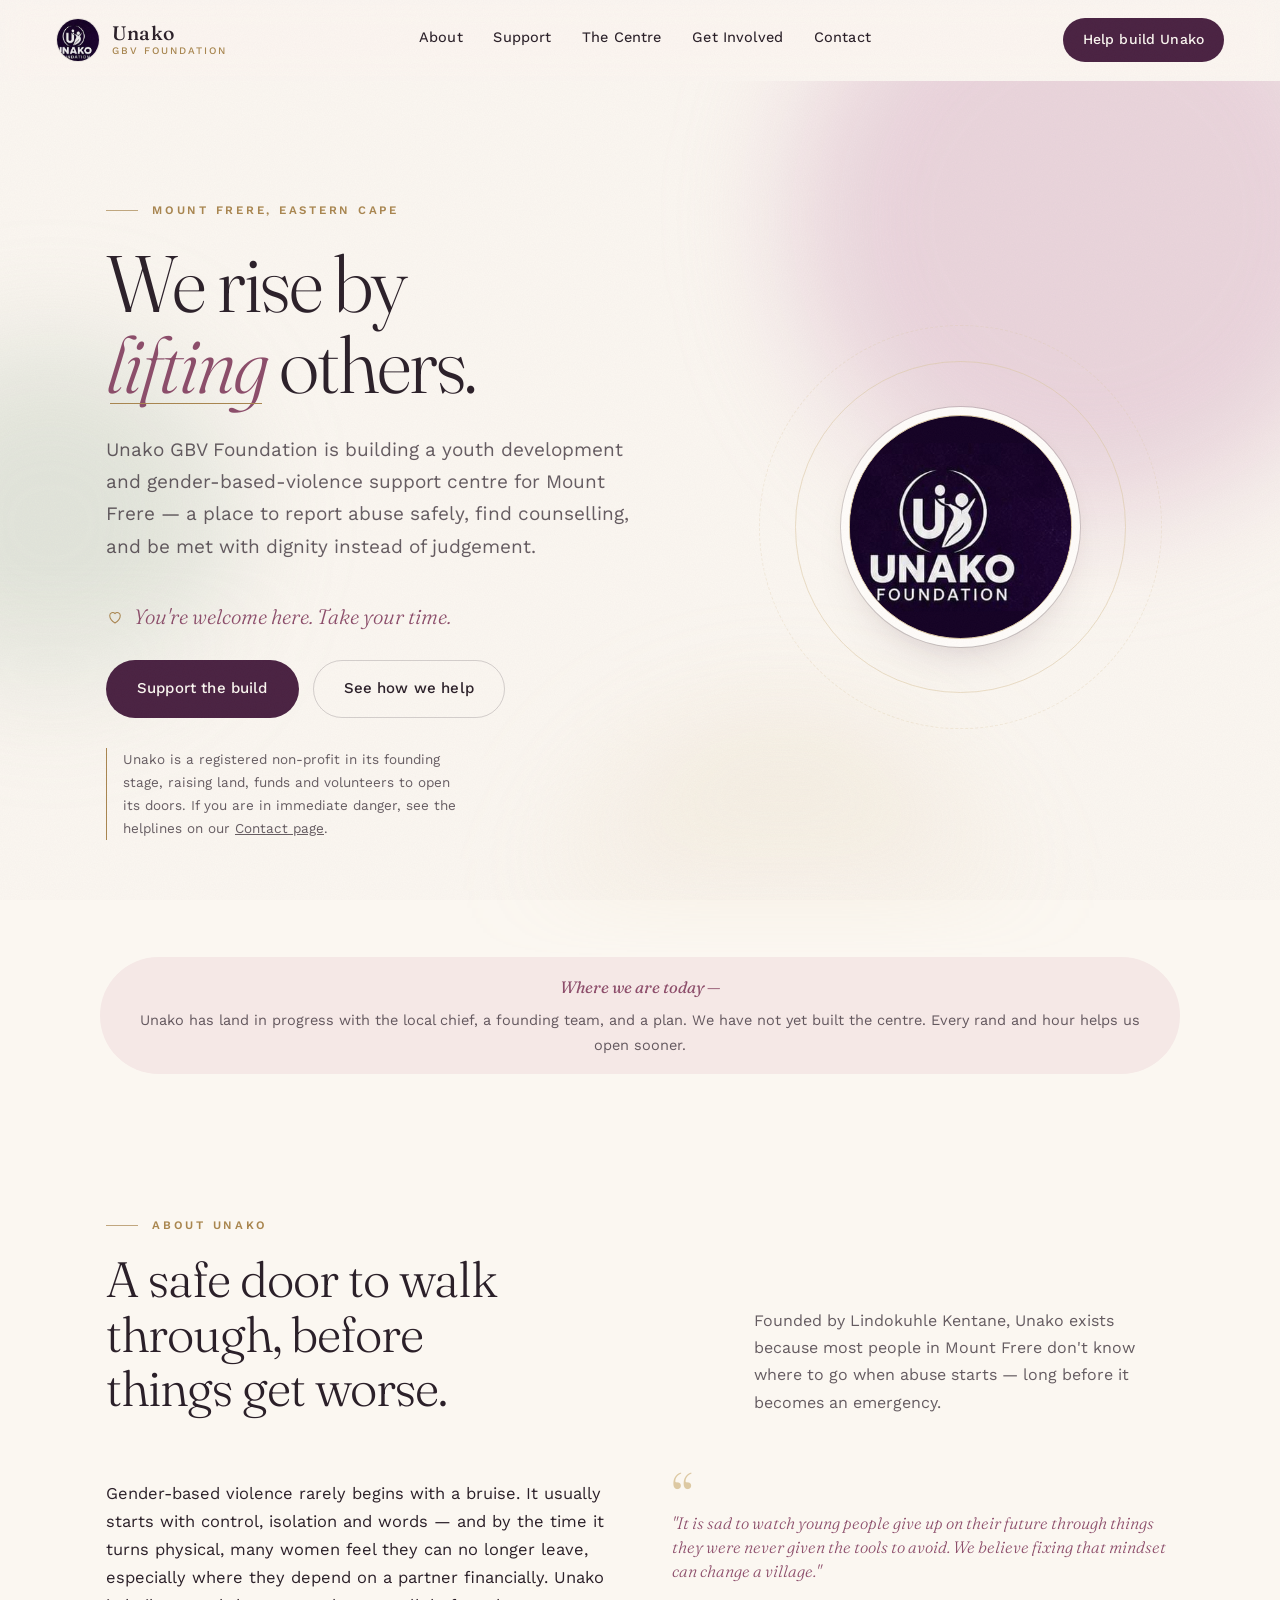
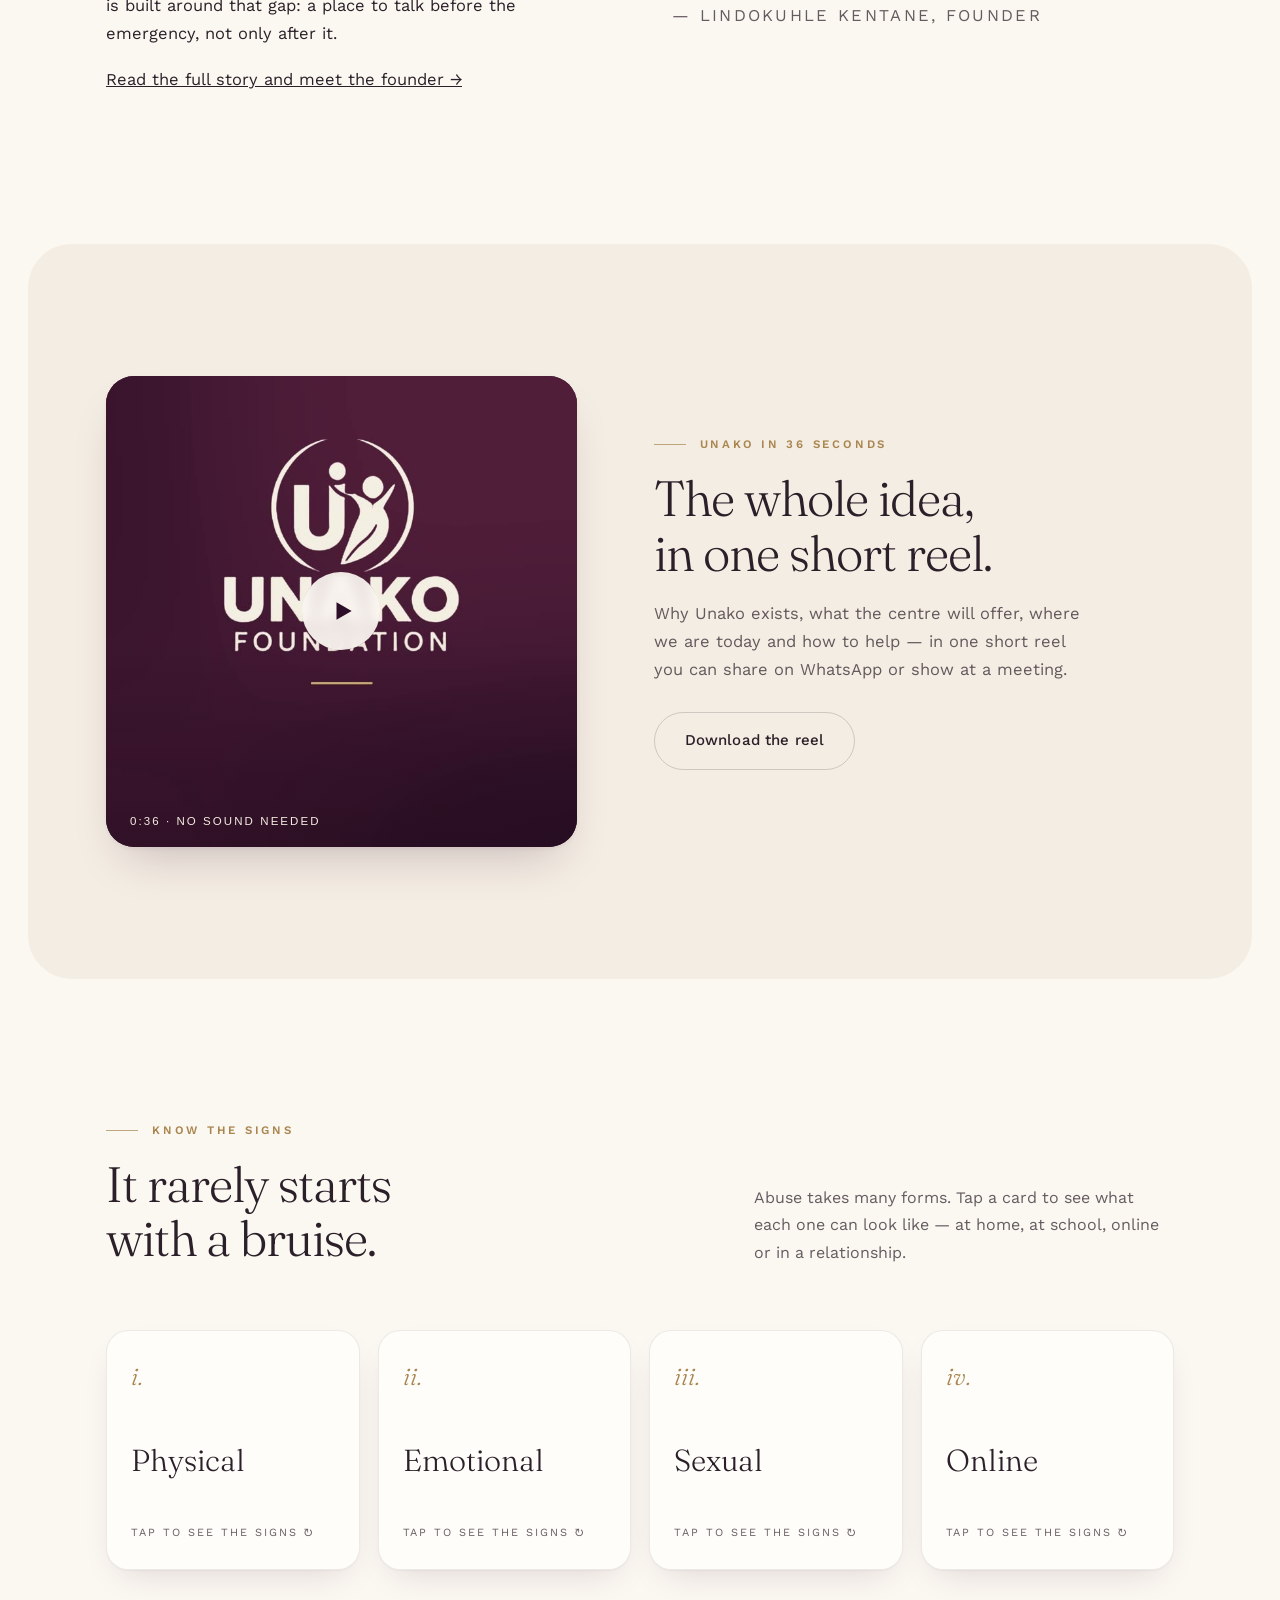
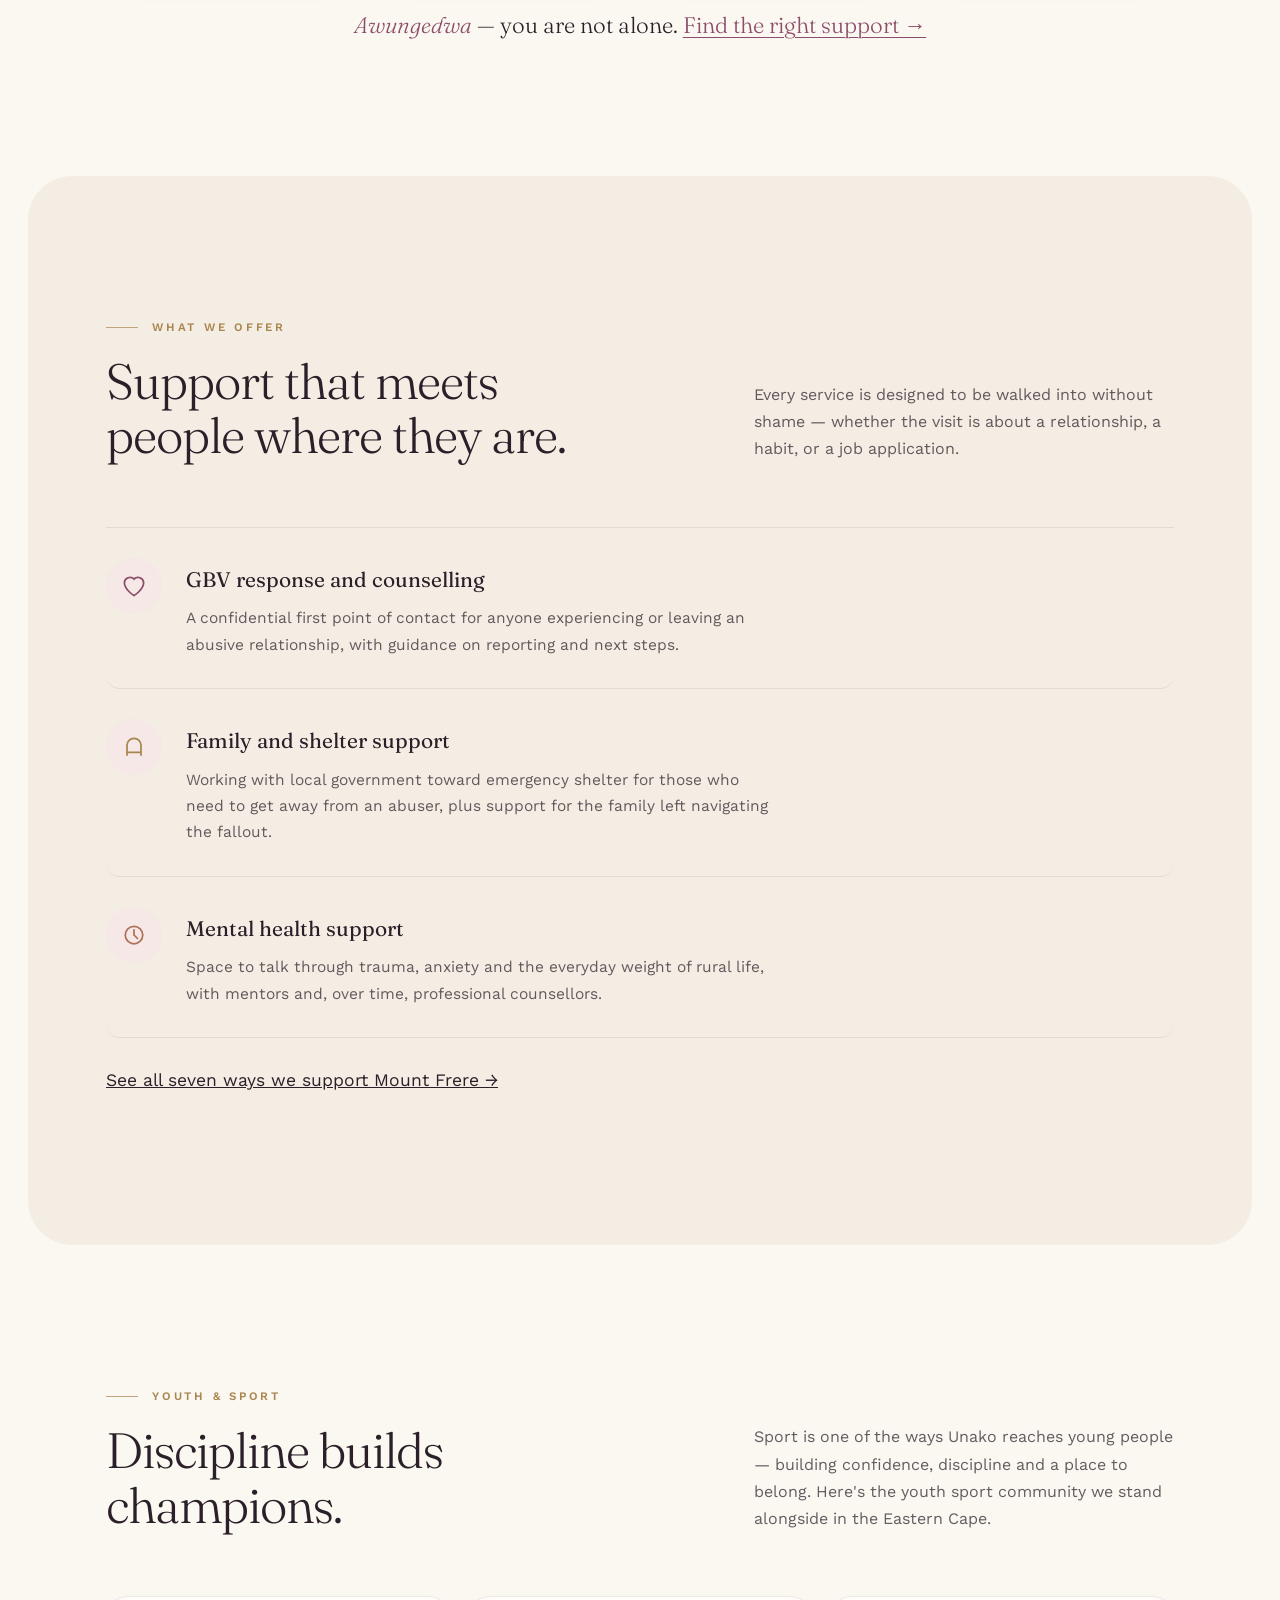
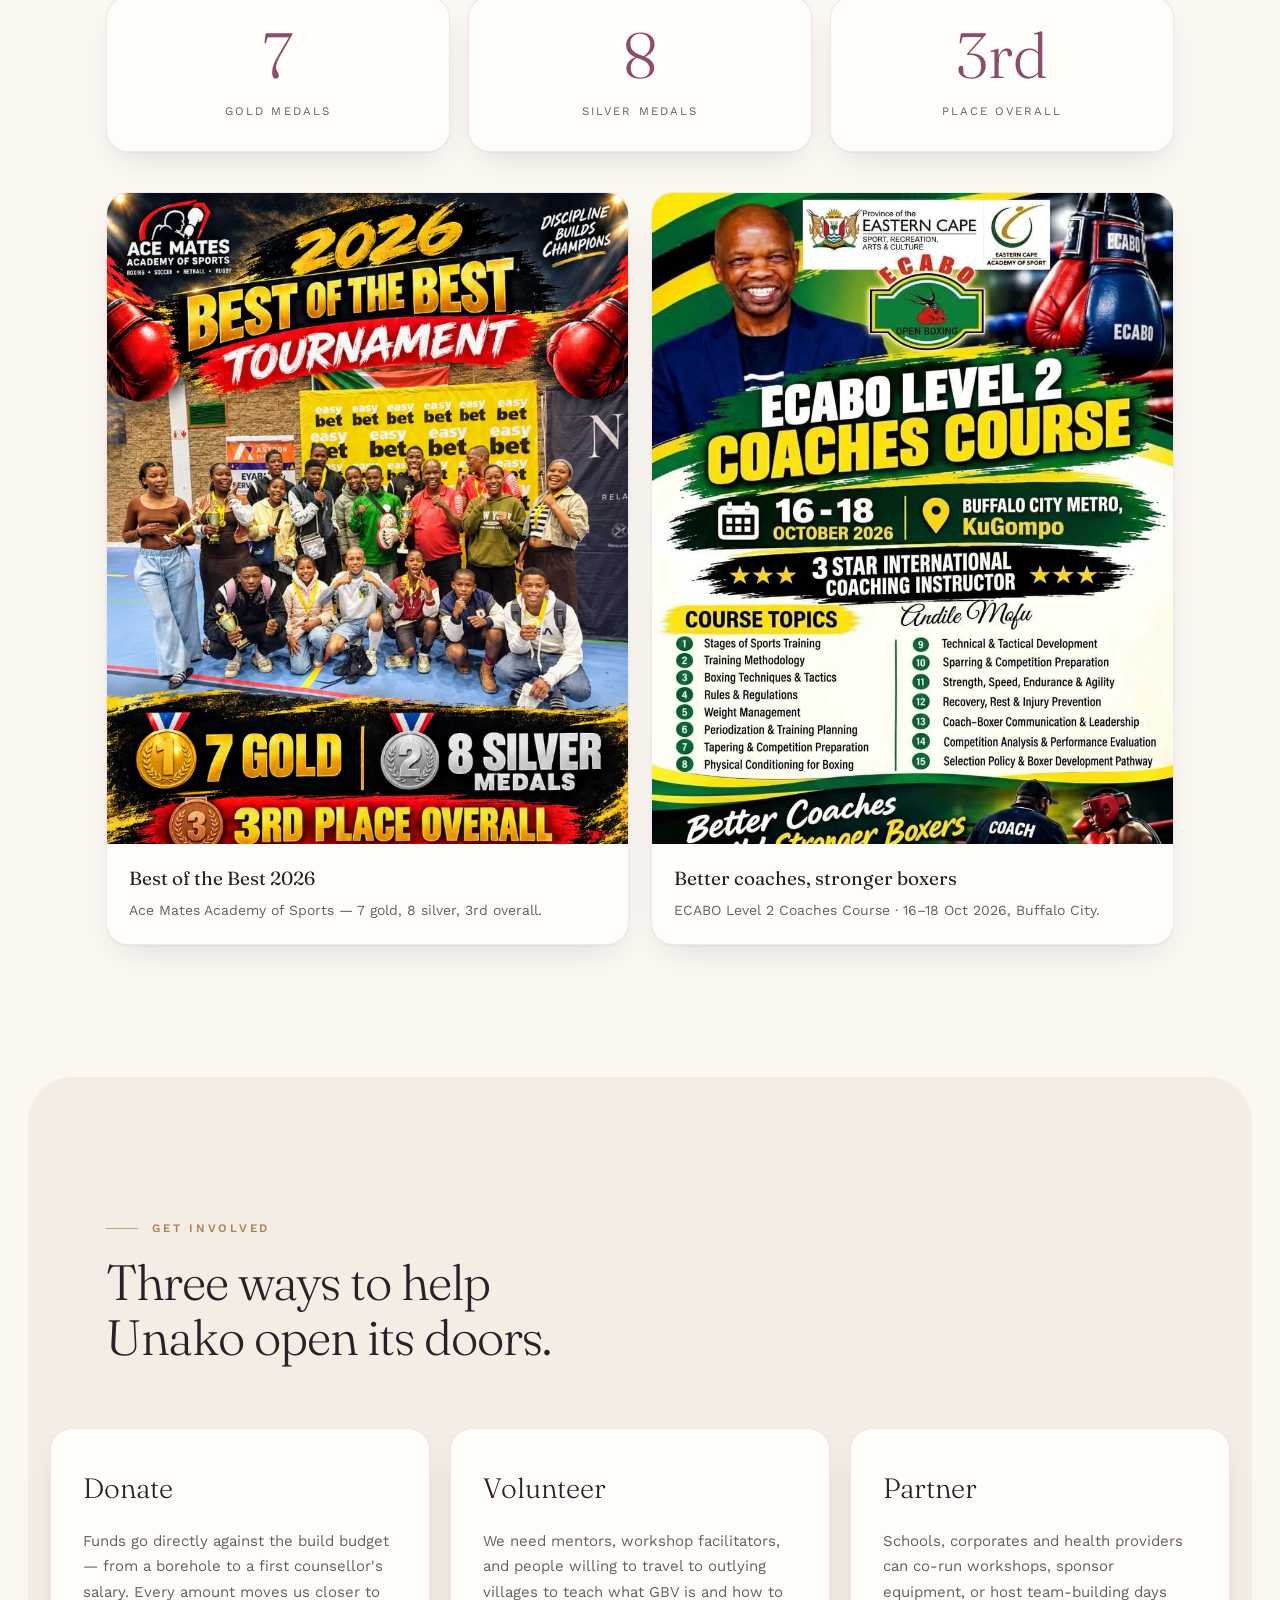
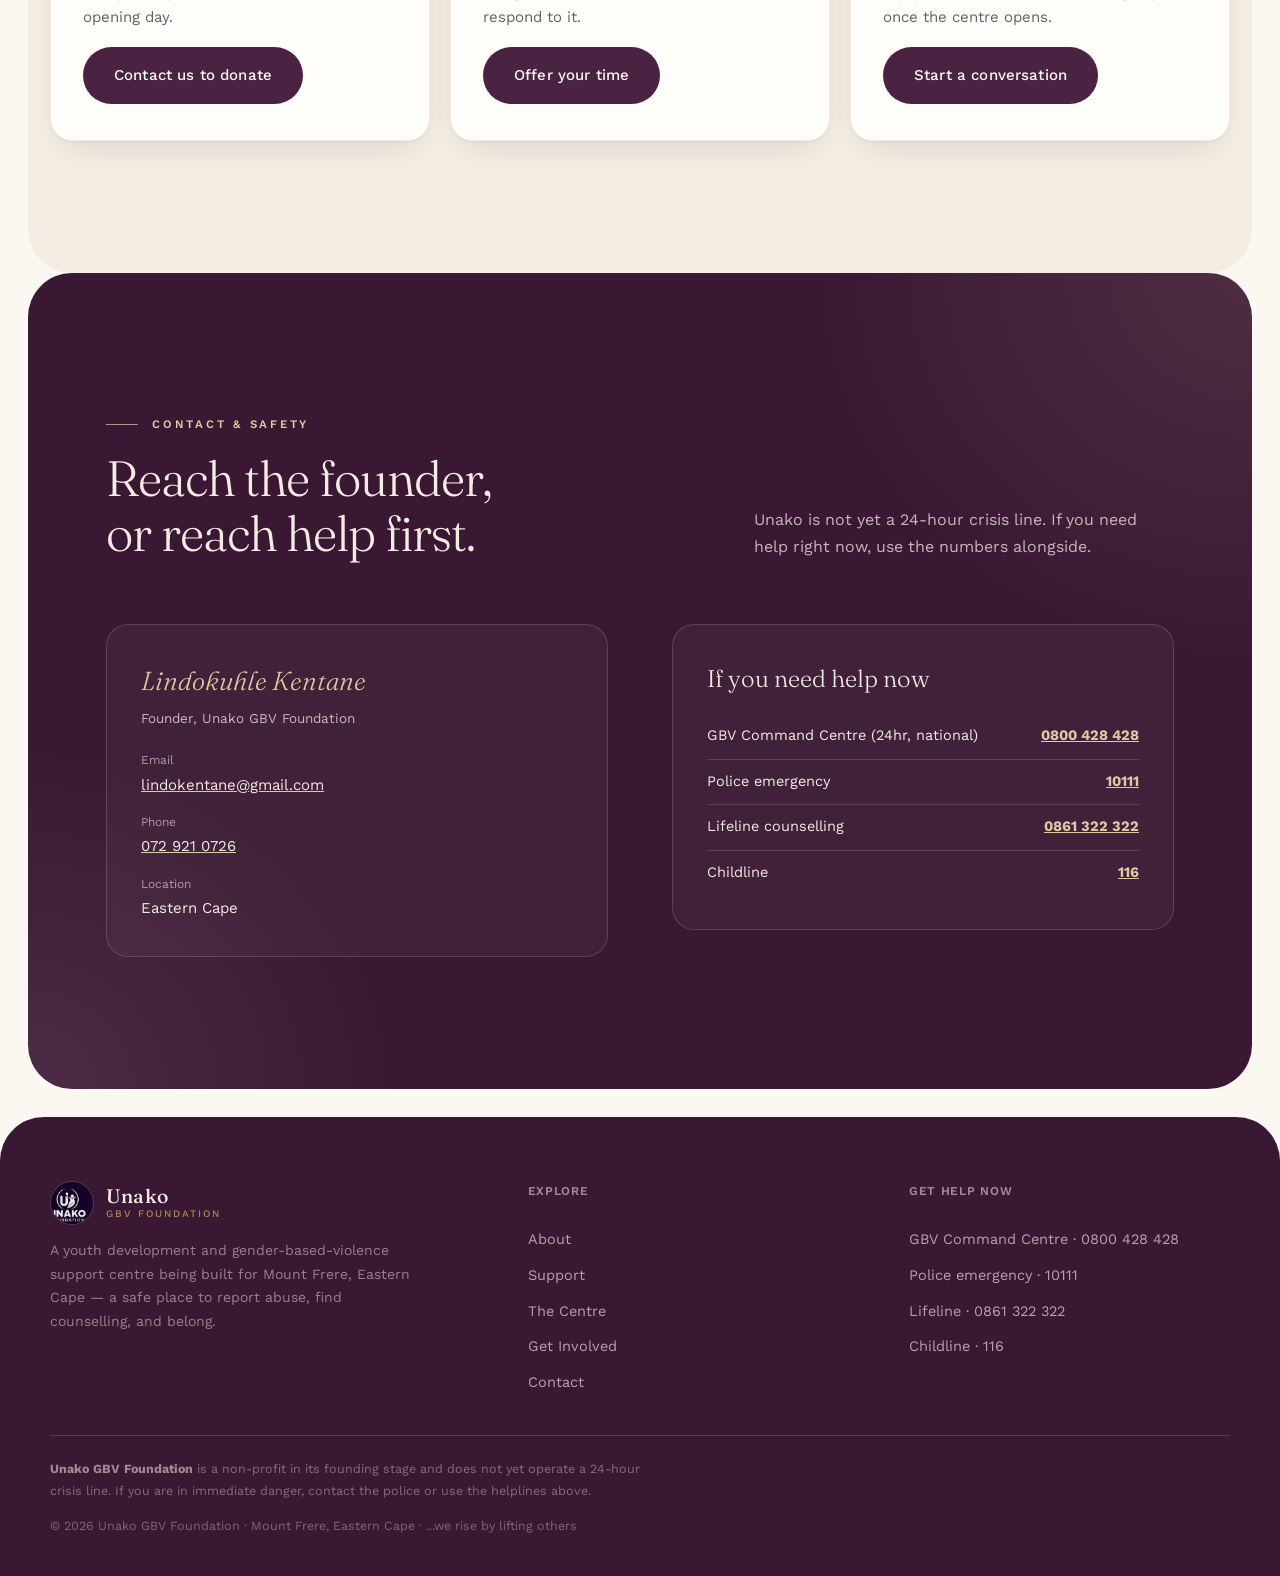
<file: index.html>
<!DOCTYPE html>
<html lang="en">
<head>
<meta charset="UTF-8">
<meta name="viewport" content="width=device-width, initial-scale=1.0">
<title>Unako GBV Foundation — We rise by lifting others</title>
<meta name="description" content="Unako GBV Foundation is building a youth development and gender-based-violence support centre for Mount Frere, Eastern Cape — a safe place to report abuse, find counselling, and be met with dignity.">
<link rel="canonical" href="https://lucianozambuko-gif.github.io/Unako/">
<meta property="og:type" content="website">
<meta property="og:site_name" content="Unako GBV Foundation">
<meta property="og:title" content="Unako GBV Foundation — We rise by lifting others">
<meta property="og:description" content="Building a youth development and GBV support centre for Mount Frere, Eastern Cape.">
<meta property="og:image" content="https://lucianozambuko-gif.github.io/Unako/assets/images/logo.jpg">
<meta property="og:url" content="https://lucianozambuko-gif.github.io/Unako/">
<meta name="twitter:card" content="summary">
<meta name="theme-color" content="#4A1942">
<link rel="icon" type="image/jpeg" href="assets/images/logo.jpg">
<link rel="apple-touch-icon" href="assets/images/logo.jpg">
<link rel="preconnect" href="https://fonts.googleapis.com">
<link rel="preconnect" href="https://fonts.gstatic.com" crossorigin>
<link href="https://fonts.googleapis.com/css2?family=Fraunces:ital,opsz,wght@0,9..144,300;0,9..144,500;0,9..144,600;1,9..144,500;1,9..144,600&family=Work+Sans:wght@400;500;600;700&display=swap" rel="stylesheet">
<link rel="stylesheet" href="assets/css/style.css?v=6">
</head>
<body>

<a class="skip-link" href="#main">Skip to main content</a>

<header class="site">
  <div class="nav-row">
    <a class="brand" href="index.html">
      <img class="brand-mark" src="assets/images/logo.jpg" alt="Unako GBV Foundation logo">
      <span class="brand-word">Unako<small>GBV Foundation</small></span>
    </a>
    <nav class="links" aria-label="Primary">
      <a href="about.html">About</a>
      <a href="support.html">Support</a>
      <a href="centre.html">The Centre</a>
      <a href="get-involved.html">Get Involved</a>
      <a href="contact.html">Contact</a>
    </nav>
    <a class="nav-cta" href="get-involved.html">Help build Unako</a>
    <button class="menu-toggle" aria-expanded="false" aria-controls="mobile-nav" aria-label="Menu">
      <span class="bars"><span></span><span></span><span></span></span>
    </button>
  </div>
  <nav class="mobile-nav" id="mobile-nav" aria-label="Mobile">
    <a href="about.html">About</a>
    <a href="support.html">Support</a>
    <a href="centre.html">The Centre</a>
    <a href="get-involved.html">Get Involved</a>
    <a href="contact.html">Contact</a>
    <a class="btn btn-primary nav-cta" href="get-involved.html">Help build Unako</a>
  </nav>
</header>

<main id="main">

  <section class="hero">
    <div class="glow" aria-hidden="true"><span></span><span></span><span></span></div>
    <div class="wrap hero-grid">
      <div>
        <p class="eyebrow-line">Mount Frere, Eastern Cape</p>
        <h1 class="hero-head">We rise by <em>lifting</em> others.</h1>
        <p class="hero-sub">Unako GBV Foundation is building a youth development and gender-based-violence support centre for Mount Frere — a place to report abuse safely, find counselling, and be met with dignity instead of judgement.</p>
        <p class="hero-welcome"><svg viewBox="0 0 24 24" fill="none" aria-hidden="true"><path d="M12 20s-7-4.4-7-10a4 4 0 017-2.6A4 4 0 0119 10c0 5.6-7 10-7 10z" stroke="currentColor" stroke-width="1.4"/></svg>You're welcome here. Take your time.</p>
        <div class="hero-ctas">
          <a class="btn btn-primary" href="get-involved.html">Support the build</a>
          <a class="btn btn-ghost" href="support.html">See how we help</a>
        </div>
        <p class="hero-note">Unako is a registered non-profit in its founding stage, raising land, funds and volunteers to open its doors. If you are in immediate danger, see the helplines on our <a href="contact.html">Contact page</a>.</p>
      </div>
      <div class="hero-art">
        <div class="hero-stage">
          <span class="hero-halo" aria-hidden="true"></span>
          <div class="hero-seal">
            <img src="assets/images/logo.jpg" alt="Unako GBV Foundation emblem">
          </div>
        </div>
      </div>
    </div>
  </section>

  <div class="stage-banner">
    <div class="wrap">
      <strong>Where we are today —</strong>
      <span>Unako has land in progress with the local chief, a founding team, and a plan. We have not yet built the centre. Every rand and hour helps us open sooner.</span>
    </div>
  </div>

  <section id="about-preview">
    <div class="wrap">
      <div class="section-head">
        <div>
          <span class="section-num">About Unako</span>
          <h2 class="section-title">A safe door to walk through, before things get worse.</h2>
        </div>
        <p class="section-kicker">Founded by Lindokuhle Kentane, Unako exists because most people in Mount Frere don't know where to go when abuse starts — long before it becomes an emergency.</p>
      </div>
      <div class="about-grid">
        <div>
          <p>Gender-based violence rarely begins with a bruise. It usually starts with control, isolation and words — and by the time it turns physical, many women feel they can no longer leave, especially where they depend on a partner financially. Unako is built around that gap: a place to talk before the emergency, not only after it.</p>
          <p><a href="about.html">Read the full story and meet the founder →</a></p>
        </div>
        <div>
          <p class="pull-quote">"It is sad to watch young people give up on their future through things they were never given the tools to avoid. We believe fixing that mindset can change a village."</p>
          <p class="signoff">— Lindokuhle Kentane, Founder</p>
        </div>
      </div>
    </div>
  </section>

  <section id="watch" class="panel">
    <div class="wrap reel-grid">
      <div class="reel">
        <video preload="none" playsinline poster="assets/media/unako-reel-poster.jpg" aria-label="Unako GBV Foundation introduction reel, 36 seconds, no sound">
          <source src="assets/media/unako-reel.mp4" type="video/mp4">
        </video>
        <button class="reel-play" type="button" aria-label="Play the 36-second Unako reel">
          <span class="disc"><svg viewBox="0 0 24 24" aria-hidden="true"><path d="M6 4l14 8-14 8z" fill="#2E0F2A"/></svg></span>
          <span class="reel-len">0:36 · no sound needed</span>
        </button>
      </div>
      <div class="reel-copy">
        <span class="section-num">Unako in 36 seconds</span>
        <h2 class="section-title">The whole idea, in one short reel.</h2>
        <p>Why Unako exists, what the centre will offer, where we are today and how to help — in one short reel you can share on WhatsApp or show at a meeting.</p>
        <p><a class="btn btn-ghost" href="assets/media/unako-reel.mp4" download>Download the reel</a></p>
      </div>
    </div>
  </section>

  <section id="signs">
    <div class="wrap">
      <div class="section-head">
        <div>
          <span class="section-num">Know the signs</span>
          <h2 class="section-title">It rarely starts with a bruise.</h2>
        </div>
        <p class="section-kicker">Abuse takes many forms. Tap a card to see what each one can look like — at home, at school, online or in a relationship.</p>
      </div>
      <div class="signs-grid">
        <button class="sign-card" type="button" aria-pressed="false">
          <span class="sign-inner">
            <span class="sign-face sign-front"><span class="sign-n">i.</span><span class="sign-title">Physical</span><span class="sign-tap">Tap to see the signs ↻</span></span>
            <span class="sign-face sign-back"><span class="sign-text">Hitting, pushing, slapping or hurting you in any way.</span><small>It is never your fault.</small></span>
          </span>
        </button>
        <button class="sign-card" type="button" aria-pressed="false">
          <span class="sign-inner">
            <span class="sign-face sign-front"><span class="sign-n">ii.</span><span class="sign-title">Emotional</span><span class="sign-tap">Tap to see the signs ↻</span></span>
            <span class="sign-face sign-back"><span class="sign-text">Threats, insults, or controlling who you see and talk to.</span><small>Control is a warning sign.</small></span>
          </span>
        </button>
        <button class="sign-card" type="button" aria-pressed="false">
          <span class="sign-inner">
            <span class="sign-face sign-front"><span class="sign-n">iii.</span><span class="sign-title">Sexual</span><span class="sign-tap">Tap to see the signs ↻</span></span>
            <span class="sign-face sign-back"><span class="sign-text">Any touching or sex without your full, free consent.</span><small>Consent can be taken back.</small></span>
          </span>
        </button>
        <button class="sign-card" type="button" aria-pressed="false">
          <span class="sign-inner">
            <span class="sign-face sign-front"><span class="sign-n">iv.</span><span class="sign-title">Online</span><span class="sign-tap">Tap to see the signs ↻</span></span>
            <span class="sign-face sign-back"><span class="sign-text">Sharing, or threatening to share, your photos or messages.</span><small>You deserve to be safe online too.</small></span>
          </span>
        </button>
      </div>
      <p class="signs-note"><em>Awungedwa</em> — you are not alone. <a href="support.html#finder">Find the right support →</a></p>
    </div>
  </section>

  <section id="support-preview" class="panel">
    <div class="wrap">
      <div class="section-head">
        <div>
          <span class="section-num">What we offer</span>
          <h2 class="section-title">Support that meets people where they are.</h2>
        </div>
        <p class="section-kicker">Every service is designed to be walked into without shame — whether the visit is about a relationship, a habit, or a job application.</p>
      </div>
      <div class="support-list">
        <div class="support-item">
          <svg viewBox="0 0 32 32" fill="none" aria-hidden="true"><path d="M16 27s-11-6.8-11-15A6.5 6.5 0 0116 8a6.5 6.5 0 0111 4c0 8.2-11 15-11 15z" stroke="var(--wine)" stroke-width="2"/></svg>
          <div><h3>GBV response and counselling</h3><p>A confidential first point of contact for anyone experiencing or leaving an abusive relationship, with guidance on reporting and next steps.</p></div>
        </div>
        <div class="support-item">
          <svg viewBox="0 0 32 32" fill="none" aria-hidden="true"><path d="M8 26V14a8 8 0 0116 0v12" stroke="var(--ochre)" stroke-width="2"/><path d="M8 22h16" stroke="var(--ochre)" stroke-width="2"/></svg>
          <div><h3>Family and shelter support</h3><p>Working with local government toward emergency shelter for those who need to get away from an abuser, plus support for the family left navigating the fallout.</p></div>
        </div>
        <div class="support-item">
          <svg viewBox="0 0 32 32" fill="none" aria-hidden="true"><circle cx="16" cy="16" r="10" stroke="var(--clay)" stroke-width="2"/><path d="M16 10v6l4 4" stroke="var(--clay)" stroke-width="2" stroke-linecap="round"/></svg>
          <div><h3>Mental health support</h3><p>Space to talk through trauma, anxiety and the everyday weight of rural life, with mentors and, over time, professional counsellors.</p></div>
        </div>
      </div>
      <p style="margin-top:28px"><a href="support.html">See all seven ways we support Mount Frere →</a></p>
    </div>
  </section>

  <section id="youth">
    <div class="wrap">
      <div class="section-head">
        <div>
          <span class="section-num">Youth &amp; sport</span>
          <h2 class="section-title">Discipline builds champions.</h2>
        </div>
        <p class="section-kicker">Sport is one of the ways Unako reaches young people — building confidence, discipline and a place to belong. Here's the youth sport community we stand alongside in the Eastern Cape.</p>
      </div>
      <div class="stats">
        <div class="stat"><b data-count-to="7">7</b><span>gold medals</span></div>
        <div class="stat"><b data-count-to="8">8</b><span>silver medals</span></div>
        <div class="stat"><b><span data-count-to="3">3</span>rd</b><span>place overall</span></div>
      </div>
      <div class="gallery">
        <button class="gallery-item" type="button" data-caption="Ace Mates Academy of Sports at the 2026 Best of the Best tournament: 7 gold, 8 silver and 3rd place overall.">
          <span class="gi-img"><img src="assets/images/community/ace-mates-best-of-the-best-2026.jpg" alt="Young boxers from Ace Mates Academy of Sports celebrating with medals and trophies at the 2026 Best of the Best tournament" loading="lazy" width="720" height="1093"></span>
          <span class="gi-cap"><strong>Best of the Best 2026</strong>Ace Mates Academy of Sports — 7 gold, 8 silver, 3rd overall.</span>
        </button>
        <button class="gallery-item" type="button" data-caption="ECABO Level 2 Coaches Course, 16–18 October 2026, Buffalo City Metro (KuGompo). Better coaches build stronger boxers.">
          <span class="gi-img"><img src="assets/images/community/ecabo-level-2-coaches-course-2026.jpg" alt="Poster for the ECABO Level 2 Coaches Course, 16 to 18 October 2026, Buffalo City Metro, KuGompo" loading="lazy" width="896" height="1200"></span>
          <span class="gi-cap"><strong>Better coaches, stronger boxers</strong>ECABO Level 2 Coaches Course · 16–18 Oct 2026, Buffalo City.</span>
        </button>
      </div>
    </div>
  </section>

  <section id="involve-preview" class="panel">
    <div class="wrap">
      <div class="section-head">
        <div>
          <span class="section-num">Get involved</span>
          <h2 class="section-title">Three ways to help Unako open its doors.</h2>
        </div>
      </div>
    </div>
    <div class="wrap" style="padding: 0;">
      <div class="involve-grid">
        <div class="involve-card">
          <h3>Donate</h3>
          <p>Funds go directly against the build budget — from a borehole to a first counsellor's salary. Every amount moves us closer to opening day.</p>
          <a class="btn btn-primary" href="mailto:lindokentane@gmail.com?subject=I'd%20like%20to%20donate%20to%20Unako">Contact us to donate</a>
        </div>
        <div class="involve-card">
          <h3>Volunteer</h3>
          <p>We need mentors, workshop facilitators, and people willing to travel to outlying villages to teach what GBV is and how to respond to it.</p>
          <a class="btn btn-primary" href="mailto:lindokentane@gmail.com?subject=I'd%20like%20to%20volunteer%20with%20Unako">Offer your time</a>
        </div>
        <div class="involve-card">
          <h3>Partner</h3>
          <p>Schools, corporates and health providers can co-run workshops, sponsor equipment, or host team-building days once the centre opens.</p>
          <a class="btn btn-primary" href="mailto:lindokentane@gmail.com?subject=Partnership%20enquiry%20-%20Unako">Start a conversation</a>
        </div>
      </div>
    </div>
  </section>

  <section id="contact" class="contact-wrap" style="border-bottom:none;">
    <div class="wrap">
      <div class="section-head">
        <div>
          <span class="section-num" style="color:var(--ochre-soft)">Contact &amp; safety</span>
          <h2 class="section-title">Reach the founder, or reach help first.</h2>
        </div>
        <p class="section-kicker">Unako is not yet a 24-hour crisis line. If you need help right now, use the numbers alongside.</p>
      </div>
      <div class="contact-grid">
        <div class="founder-card">
          <p class="name">Lindokuhle Kentane</p>
          <p class="role">Founder, Unako GBV Foundation</p>
          <dl>
            <dt>Email</dt>
            <dd><a href="mailto:lindokentane@gmail.com">lindokentane@gmail.com</a></dd>
            <dt>Phone</dt>
            <dd><a href="tel:+27729210726">072 921 0726</a></dd>
            <dt>Location</dt>
            <dd>Eastern Cape</dd>
          </dl>
        </div>
        <div class="safety-box">
          <h3>If you need help now</h3>
          <ul>
            <li><span>GBV Command Centre (24hr, national)</span><span class="num"><a href="tel:0800428428">0800 428 428</a></span></li>
            <li><span>Police emergency</span><span class="num"><a href="tel:10111">10111</a></span></li>
            <li><span>Lifeline counselling</span><span class="num"><a href="tel:0861322322">0861 322 322</a></span></li>
            <li><span>Childline</span><span class="num"><a href="tel:116">116</a></span></li>
          </ul>
        </div>
      </div>
    </div>
  </section>

</main>

<footer class="site">
  <div class="wrap footer-grid">
    <div class="footer-brand">
      <a class="brand" href="index.html">
        <img class="brand-mark" src="assets/images/logo.jpg" alt="Unako GBV Foundation logo">
        <span class="brand-word">Unako<small>GBV Foundation</small></span>
      </a>
      <p>A youth development and gender-based-violence support centre being built for Mount Frere, Eastern Cape — a safe place to report abuse, find counselling, and belong.</p>
    </div>
    <div class="footer-col">
      <h3>Explore</h3>
      <a href="about.html">About</a>
      <a href="support.html">Support</a>
      <a href="centre.html">The Centre</a>
      <a href="get-involved.html">Get Involved</a>
      <a href="contact.html">Contact</a>
    </div>
    <div class="footer-col">
      <h3>Get help now</h3>
      <a href="tel:0800428428">GBV Command Centre &middot; 0800 428 428</a>
      <a href="tel:10111">Police emergency &middot; 10111</a>
      <a href="tel:0861322322">Lifeline &middot; 0861 322 322</a>
      <a href="tel:116">Childline &middot; 116</a>
    </div>
  </div>
  <div class="wrap footer-bottom">
    <p class="footer-disclaimer"><strong>Unako GBV Foundation</strong> is a non-profit in its founding stage and does not yet operate a 24-hour crisis line. If you are in immediate danger, contact the police or use the helplines above.</p>
    <p class="footer-copy">&copy; 2026 Unako GBV Foundation &middot; Mount Frere, Eastern Cape &middot; ...we rise by lifting others</p>
  </div>
</footer>

<button class="back-to-top" type="button" aria-label="Back to top" onclick="window.scrollTo({top:0,behavior:'smooth'})">&uarr;</button>

<script src="assets/js/main.js?v=5"></script>
</body>
</html>
</file>
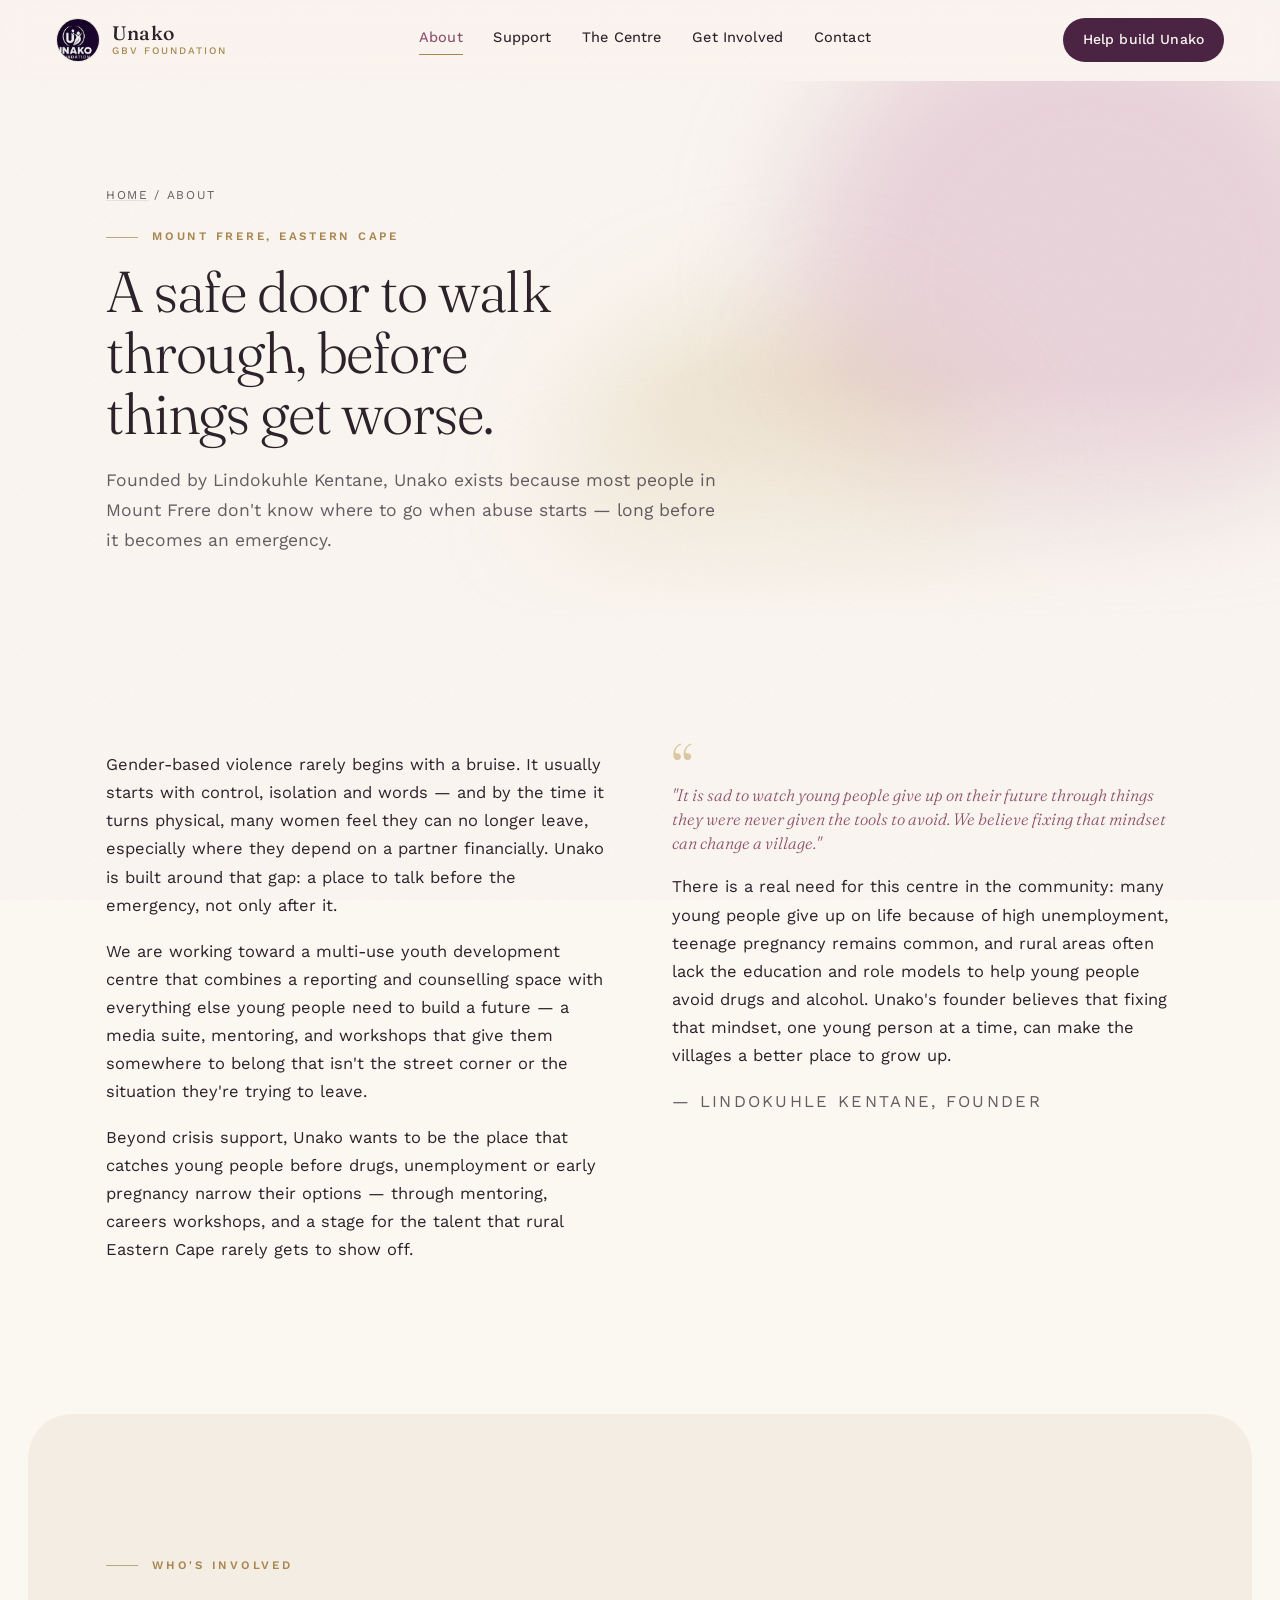
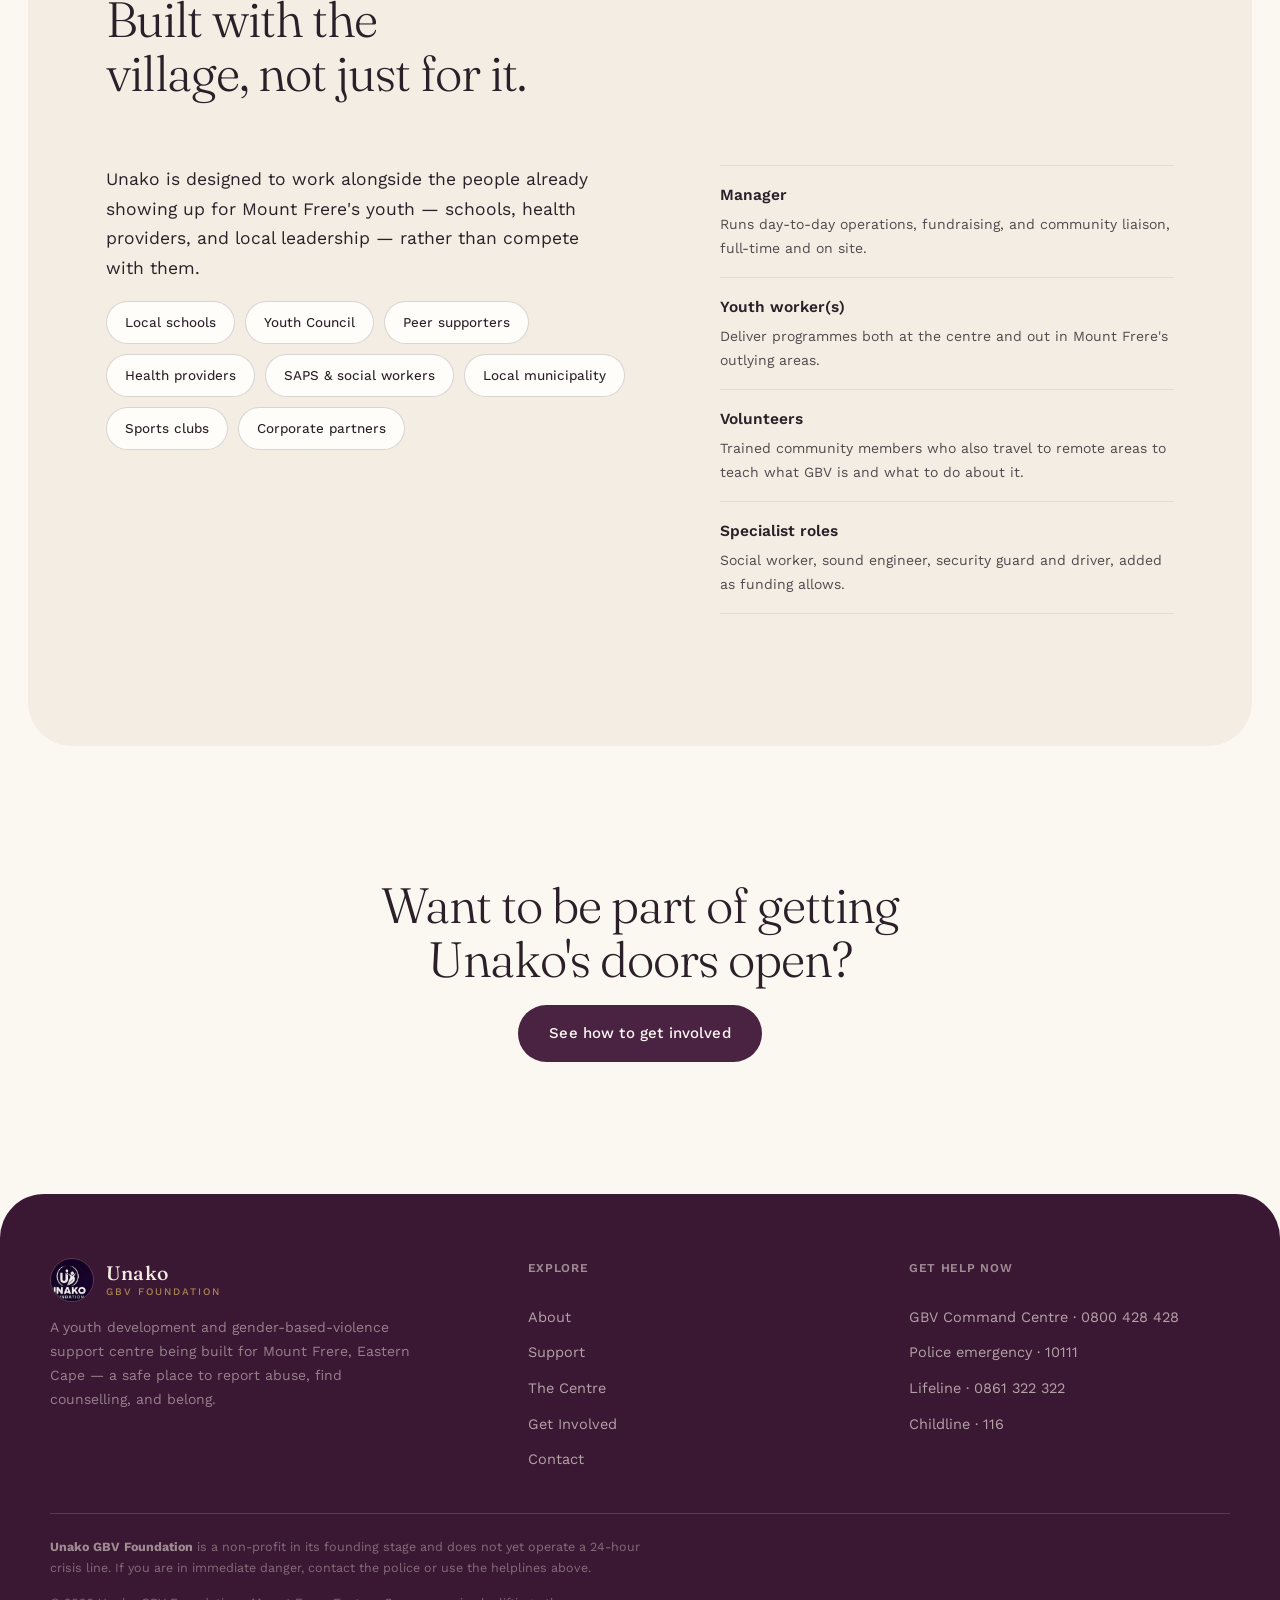
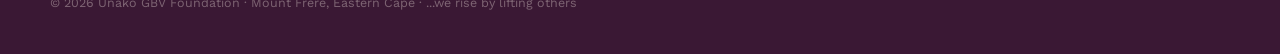
<file: about.html>
<!DOCTYPE html>
<html lang="en">
<head>
<meta charset="UTF-8">
<meta name="viewport" content="width=device-width, initial-scale=1.0">
<title>About Unako — Unako GBV Foundation</title>
<meta name="description" content="Unako GBV Foundation was founded by Lindokuhle Kentane to give Mount Frere a place to talk before abuse becomes an emergency, and to help young people build a future. Meet the team and partners.">
<link rel="canonical" href="https://lucianozambuko-gif.github.io/Unako/about.html">
<meta property="og:type" content="website">
<meta property="og:site_name" content="Unako GBV Foundation">
<meta property="og:title" content="About Unako — Unako GBV Foundation">
<meta property="og:description" content="Why Unako exists, who founded it, and who is building it alongside Mount Frere.">
<meta property="og:image" content="https://lucianozambuko-gif.github.io/Unako/assets/images/logo.jpg">
<meta property="og:url" content="https://lucianozambuko-gif.github.io/Unako/about.html">
<meta name="twitter:card" content="summary">
<meta name="theme-color" content="#4A1942">
<link rel="icon" type="image/jpeg" href="assets/images/logo.jpg">
<link rel="apple-touch-icon" href="assets/images/logo.jpg">
<link rel="preconnect" href="https://fonts.googleapis.com">
<link rel="preconnect" href="https://fonts.gstatic.com" crossorigin>
<link href="https://fonts.googleapis.com/css2?family=Fraunces:ital,opsz,wght@0,9..144,300;0,9..144,500;0,9..144,600;1,9..144,500;1,9..144,600&family=Work+Sans:wght@400;500;600;700&display=swap" rel="stylesheet">
<link rel="stylesheet" href="assets/css/style.css?v=6">
</head>
<body>

<a class="skip-link" href="#main">Skip to main content</a>

<header class="site">
  <div class="nav-row">
    <a class="brand" href="index.html">
      <img class="brand-mark" src="assets/images/logo.jpg" alt="Unako GBV Foundation logo">
      <span class="brand-word">Unako<small>GBV Foundation</small></span>
    </a>
    <nav class="links" aria-label="Primary">
      <a href="about.html" aria-current="page">About</a>
      <a href="support.html">Support</a>
      <a href="centre.html">The Centre</a>
      <a href="get-involved.html">Get Involved</a>
      <a href="contact.html">Contact</a>
    </nav>
    <a class="nav-cta" href="get-involved.html">Help build Unako</a>
    <button class="menu-toggle" aria-expanded="false" aria-controls="mobile-nav" aria-label="Menu">
      <span class="bars"><span></span><span></span><span></span></span>
    </button>
  </div>
  <nav class="mobile-nav" id="mobile-nav" aria-label="Mobile">
    <a href="about.html" aria-current="page">About</a>
    <a href="support.html">Support</a>
    <a href="centre.html">The Centre</a>
    <a href="get-involved.html">Get Involved</a>
    <a href="contact.html">Contact</a>
    <a class="btn btn-primary nav-cta" href="get-involved.html">Help build Unako</a>
  </nav>
</header>

<main id="main">

  <section class="page-hero">
    <div class="glow" aria-hidden="true"><span></span><span></span><span></span></div>
    <div class="wrap">
      <p class="breadcrumb"><a href="index.html">Home</a> / About</p>
      <p class="eyebrow-line">Mount Frere, Eastern Cape</p>
      <h1>A safe door to walk through, before things get worse.</h1>
      <p class="lede">Founded by Lindokuhle Kentane, Unako exists because most people in Mount Frere don't know where to go when abuse starts — long before it becomes an emergency.</p>
    </div>
  </section>

  <section id="about">
    <div class="wrap">
      <div class="about-grid">
        <div>
          <p>Gender-based violence rarely begins with a bruise. It usually starts with control, isolation and words — and by the time it turns physical, many women feel they can no longer leave, especially where they depend on a partner financially. Unako is built around that gap: a place to talk before the emergency, not only after it.</p>
          <p>We are working toward a multi-use youth development centre that combines a reporting and counselling space with everything else young people need to build a future — a media suite, mentoring, and workshops that give them somewhere to belong that isn't the street corner or the situation they're trying to leave.</p>
          <p>Beyond crisis support, Unako wants to be the place that catches young people before drugs, unemployment or early pregnancy narrow their options — through mentoring, careers workshops, and a stage for the talent that rural Eastern Cape rarely gets to show off.</p>
        </div>
        <div>
          <p class="pull-quote">"It is sad to watch young people give up on their future through things they were never given the tools to avoid. We believe fixing that mindset can change a village."</p>
          <p>There is a real need for this centre in the community: many young people give up on life because of high unemployment, teenage pregnancy remains common, and rural areas often lack the education and role models to help young people avoid drugs and alcohol. Unako's founder believes that fixing that mindset, one young person at a time, can make the villages a better place to grow up.</p>
          <p class="signoff">— Lindokuhle Kentane, Founder</p>
        </div>
      </div>
    </div>
  </section>

  <section id="who" class="panel">
    <div class="wrap">
      <div class="section-head">
        <div>
          <span class="section-num">Who's involved</span>
          <h2 class="section-title">Built with the village, not just for it.</h2>
        </div>
      </div>
      <div class="who-grid">
        <div>
          <p style="margin-top:0">Unako is designed to work alongside the people already showing up for Mount Frere's youth — schools, health providers, and local leadership — rather than compete with them.</p>
          <div class="chip-cloud">
            <span class="chip">Local schools</span>
            <span class="chip">Youth Council</span>
            <span class="chip">Peer supporters</span>
            <span class="chip">Health providers</span>
            <span class="chip">SAPS &amp; social workers</span>
            <span class="chip">Local municipality</span>
            <span class="chip">Sports clubs</span>
            <span class="chip">Corporate partners</span>
          </div>
        </div>
        <div>
          <ul class="role-list">
            <li><h4>Manager</h4><p>Runs day-to-day operations, fundraising, and community liaison, full-time and on site.</p></li>
            <li><h4>Youth worker(s)</h4><p>Deliver programmes both at the centre and out in Mount Frere's outlying areas.</p></li>
            <li><h4>Volunteers</h4><p>Trained community members who also travel to remote areas to teach what GBV is and what to do about it.</p></li>
            <li><h4>Specialist roles</h4><p>Social worker, sound engineer, security guard and driver, added as funding allows.</p></li>
          </ul>
        </div>
      </div>
    </div>
  </section>

  <section id="cta" style="border-bottom:none;">
    <div class="wrap" style="text-align:center;">
      <h2 class="section-title" style="margin:0 auto 18px; max-width:26ch;">Want to be part of getting Unako's doors open?</h2>
      <a class="btn btn-primary" href="get-involved.html">See how to get involved</a>
    </div>
  </section>

</main>

<footer class="site">
  <div class="wrap footer-grid">
    <div class="footer-brand">
      <a class="brand" href="index.html">
        <img class="brand-mark" src="assets/images/logo.jpg" alt="Unako GBV Foundation logo">
        <span class="brand-word">Unako<small>GBV Foundation</small></span>
      </a>
      <p>A youth development and gender-based-violence support centre being built for Mount Frere, Eastern Cape — a safe place to report abuse, find counselling, and belong.</p>
    </div>
    <div class="footer-col">
      <h3>Explore</h3>
      <a href="about.html">About</a>
      <a href="support.html">Support</a>
      <a href="centre.html">The Centre</a>
      <a href="get-involved.html">Get Involved</a>
      <a href="contact.html">Contact</a>
    </div>
    <div class="footer-col">
      <h3>Get help now</h3>
      <a href="tel:0800428428">GBV Command Centre &middot; 0800 428 428</a>
      <a href="tel:10111">Police emergency &middot; 10111</a>
      <a href="tel:0861322322">Lifeline &middot; 0861 322 322</a>
      <a href="tel:116">Childline &middot; 116</a>
    </div>
  </div>
  <div class="wrap footer-bottom">
    <p class="footer-disclaimer"><strong>Unako GBV Foundation</strong> is a non-profit in its founding stage and does not yet operate a 24-hour crisis line. If you are in immediate danger, contact the police or use the helplines above.</p>
    <p class="footer-copy">&copy; 2026 Unako GBV Foundation &middot; Mount Frere, Eastern Cape &middot; ...we rise by lifting others</p>
  </div>
</footer>

<button class="back-to-top" type="button" aria-label="Back to top" onclick="window.scrollTo({top:0,behavior:'smooth'})">&uarr;</button>

<script src="assets/js/main.js?v=5"></script>
</body>
</html>
</file>
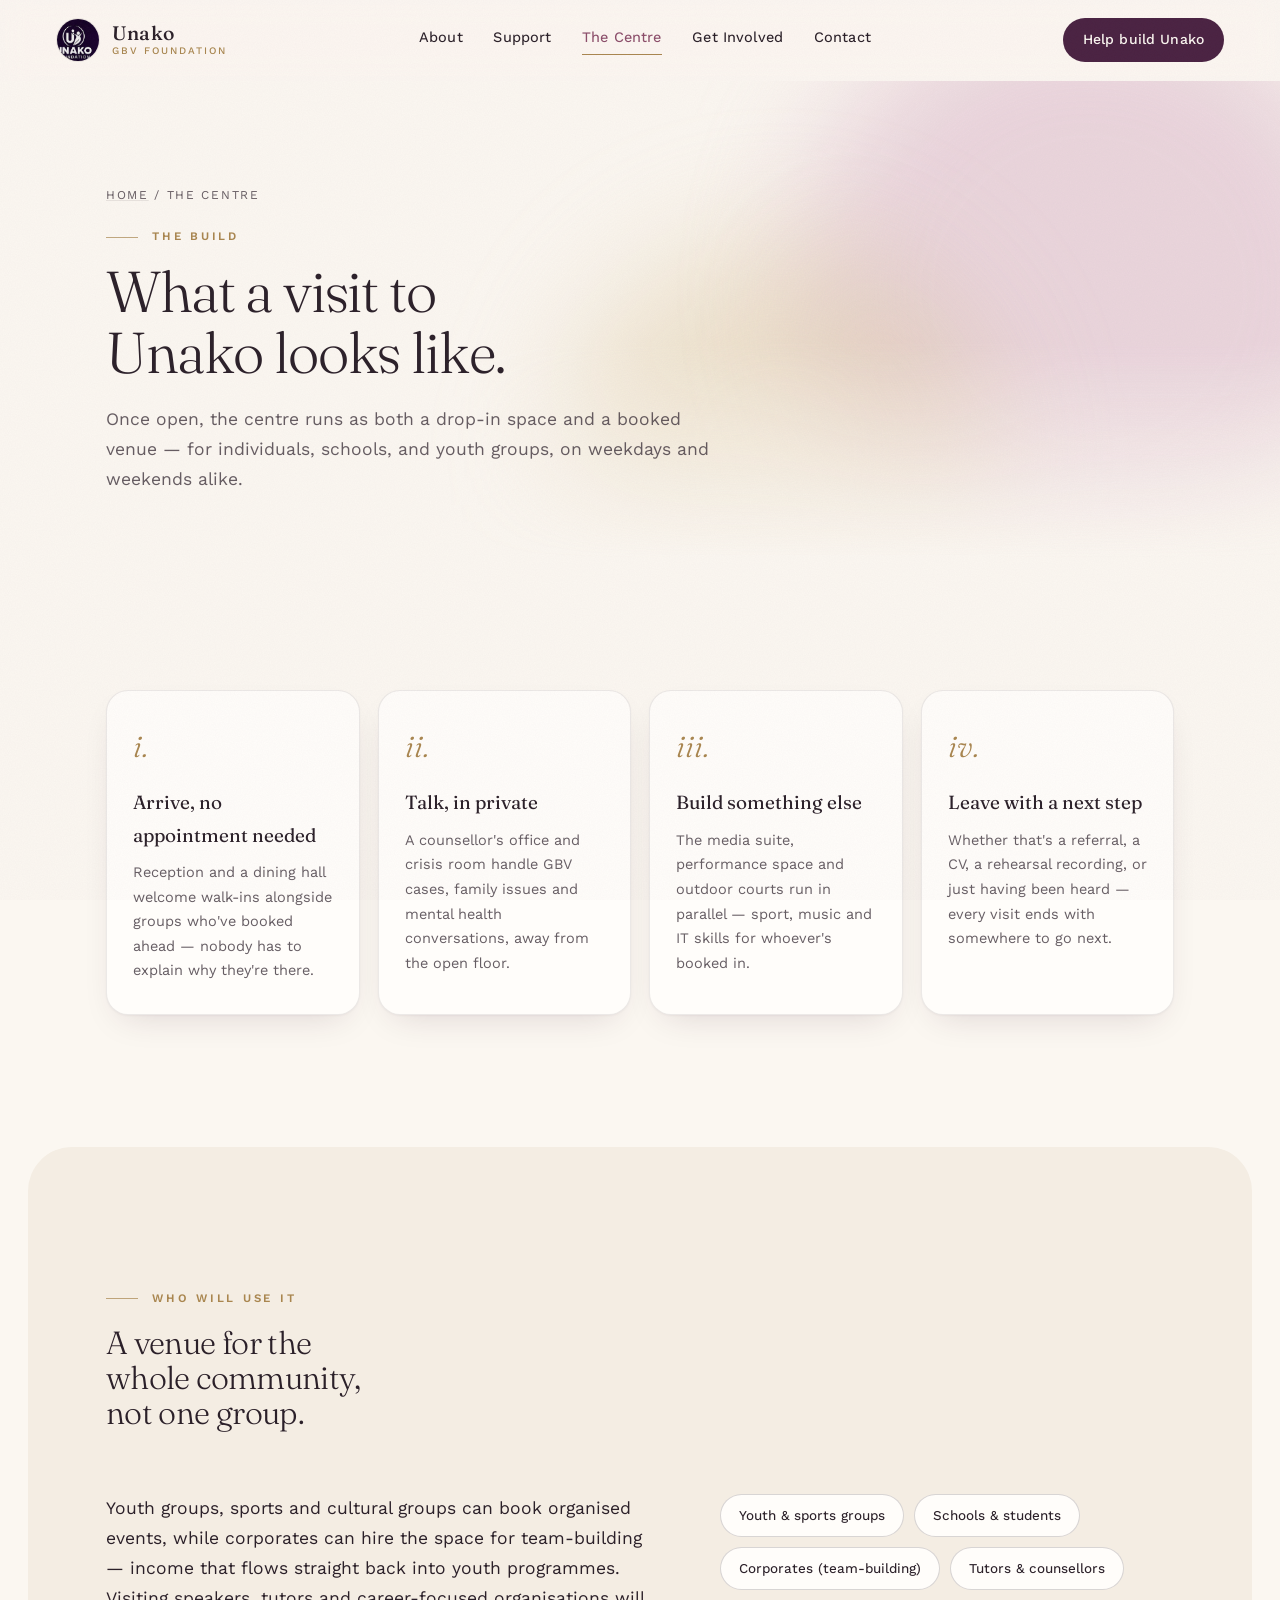
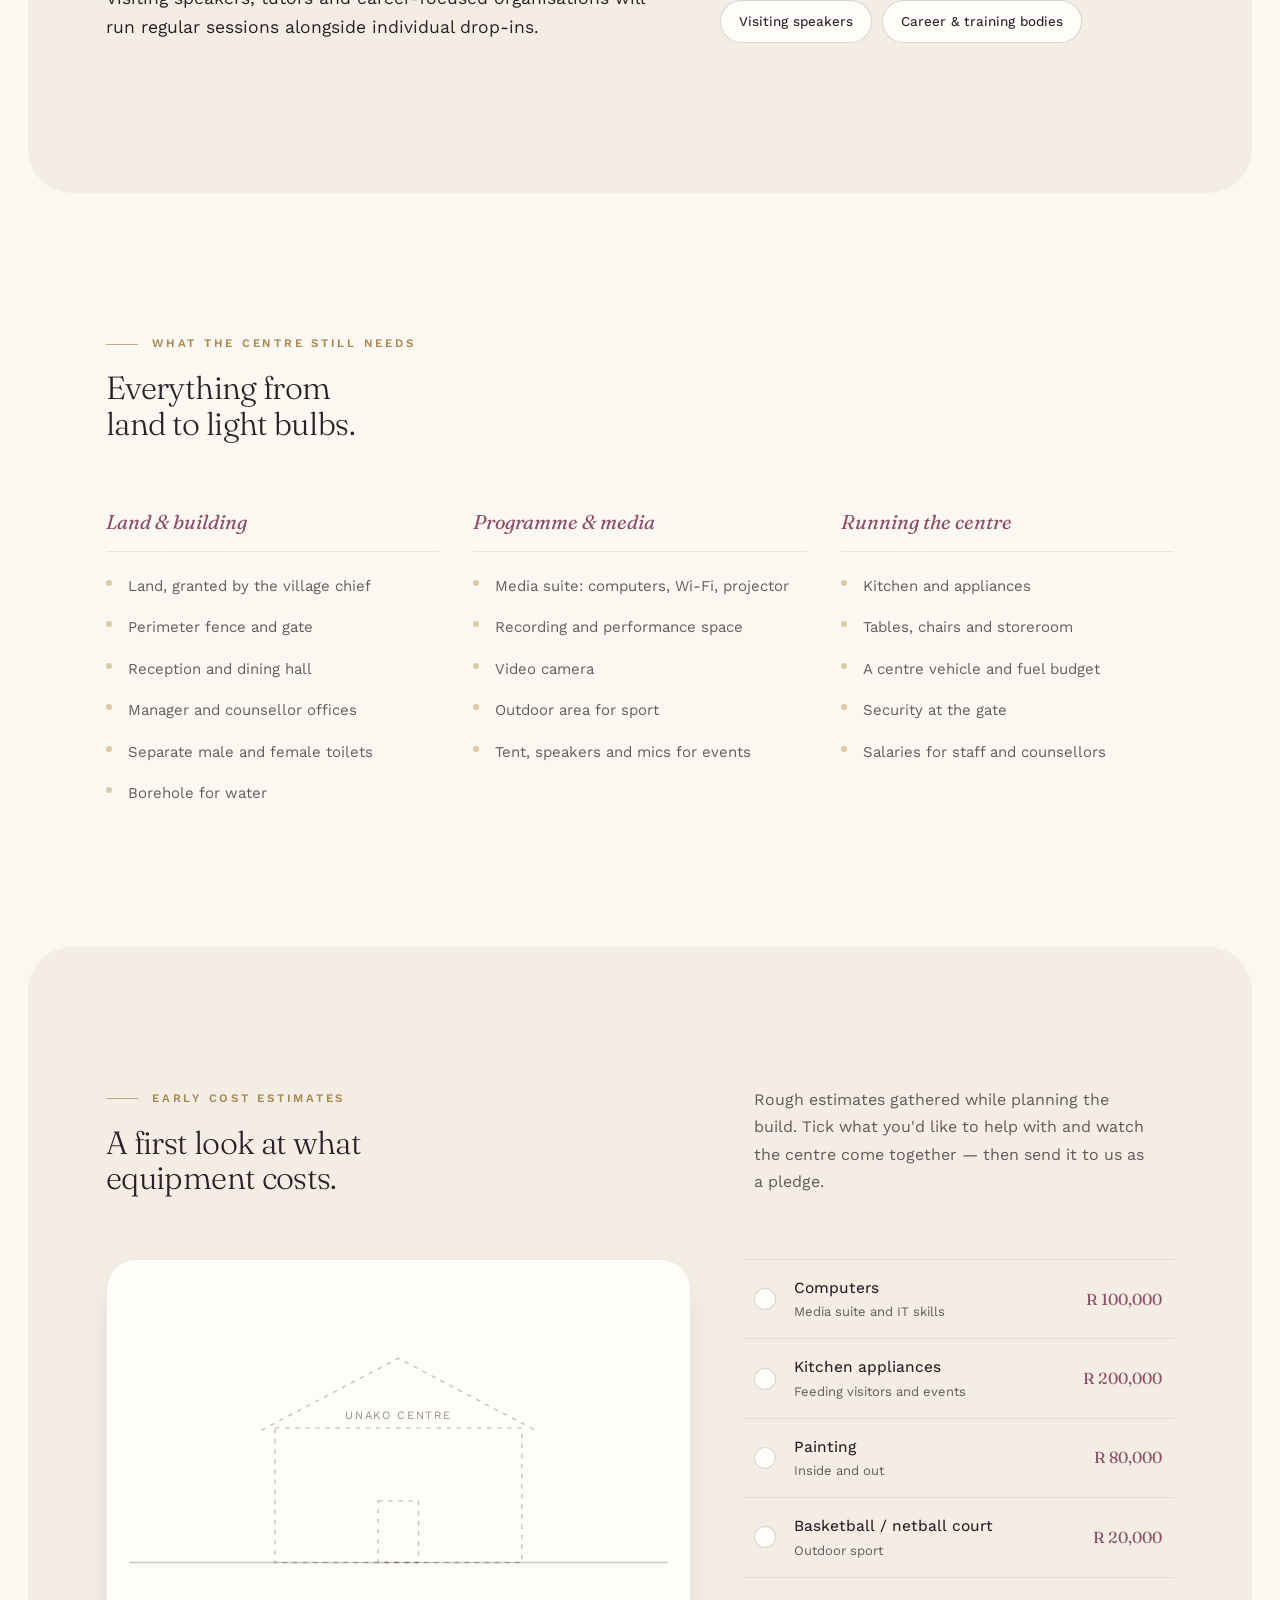
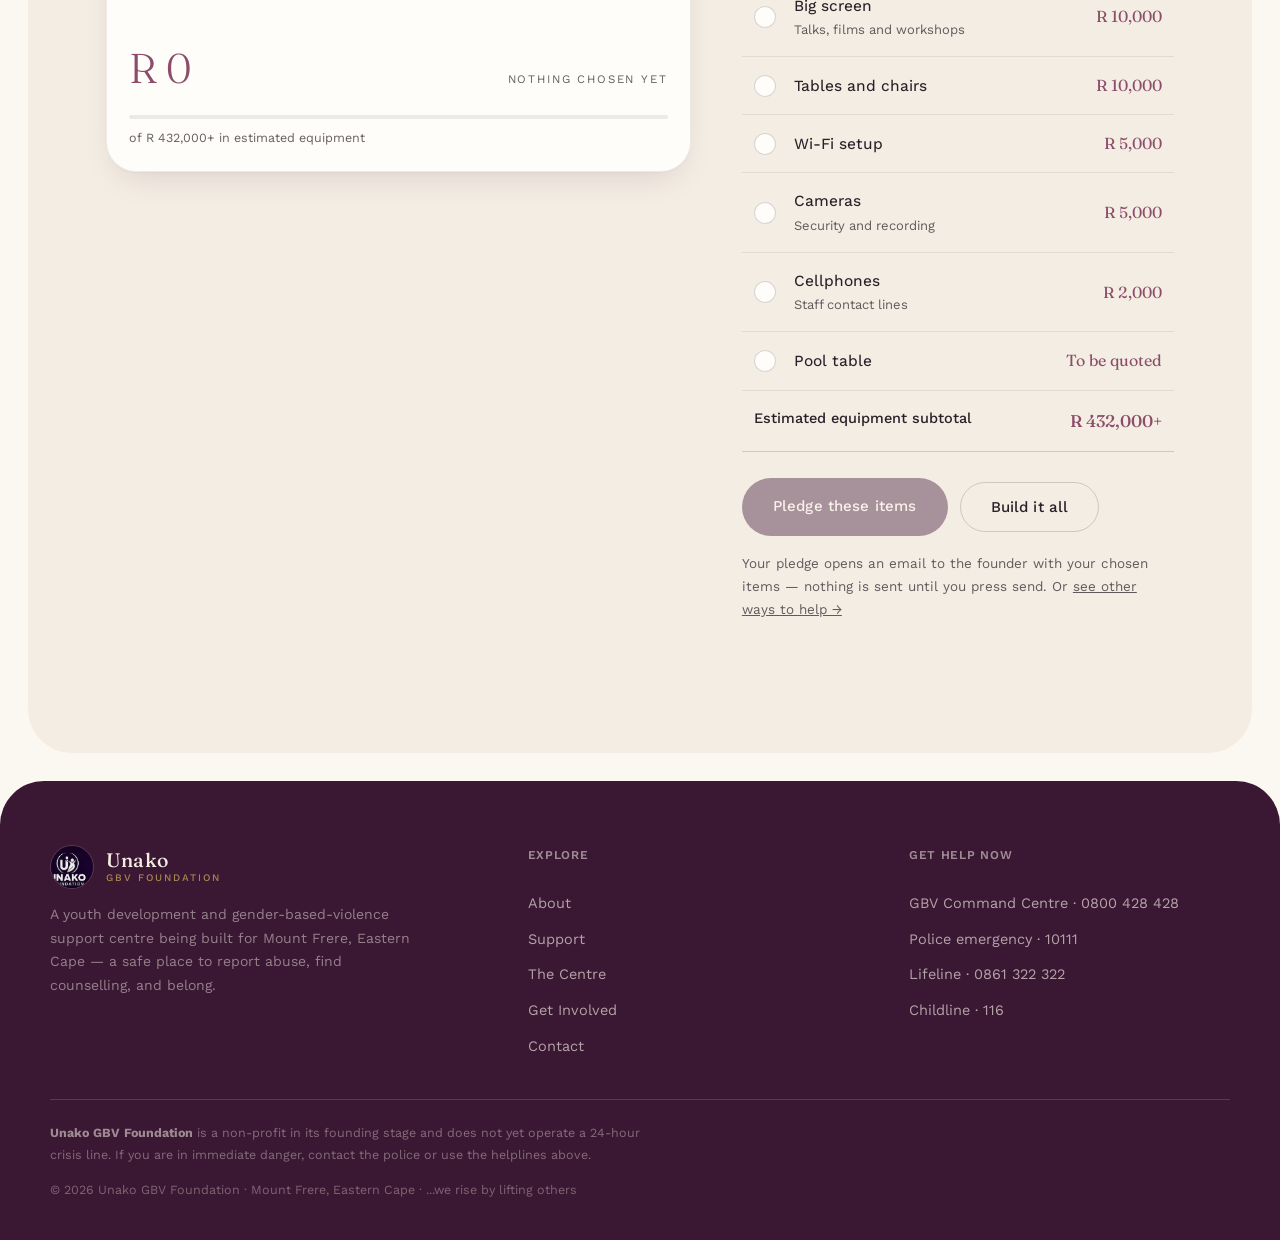
<file: centre.html>
<!DOCTYPE html>
<html lang="en">
<head>
<meta charset="UTF-8">
<meta name="viewport" content="width=device-width, initial-scale=1.0">
<title>The Centre — Unako GBV Foundation</title>
<meta name="description" content="What a visit to the Unako youth development and GBV support centre will look like, and everything still needed to build it — from land to light bulbs.">
<link rel="canonical" href="https://lucianozambuko-gif.github.io/Unako/centre.html">
<meta property="og:type" content="website">
<meta property="og:site_name" content="Unako GBV Foundation">
<meta property="og:title" content="The Centre — Unako GBV Foundation">
<meta property="og:description" content="What a visit to Unako looks like, and what the build still needs.">
<meta property="og:image" content="https://lucianozambuko-gif.github.io/Unako/assets/images/logo.jpg">
<meta property="og:url" content="https://lucianozambuko-gif.github.io/Unako/centre.html">
<meta name="twitter:card" content="summary">
<meta name="theme-color" content="#4A1942">
<link rel="icon" type="image/jpeg" href="assets/images/logo.jpg">
<link rel="apple-touch-icon" href="assets/images/logo.jpg">
<link rel="preconnect" href="https://fonts.googleapis.com">
<link rel="preconnect" href="https://fonts.gstatic.com" crossorigin>
<link href="https://fonts.googleapis.com/css2?family=Fraunces:ital,opsz,wght@0,9..144,300;0,9..144,500;0,9..144,600;1,9..144,500;1,9..144,600&family=Work+Sans:wght@400;500;600;700&display=swap" rel="stylesheet">
<link rel="stylesheet" href="assets/css/style.css?v=6">
</head>
<body>

<a class="skip-link" href="#main">Skip to main content</a>

<header class="site">
  <div class="nav-row">
    <a class="brand" href="index.html">
      <img class="brand-mark" src="assets/images/logo.jpg" alt="Unako GBV Foundation logo">
      <span class="brand-word">Unako<small>GBV Foundation</small></span>
    </a>
    <nav class="links" aria-label="Primary">
      <a href="about.html">About</a>
      <a href="support.html">Support</a>
      <a href="centre.html" aria-current="page">The Centre</a>
      <a href="get-involved.html">Get Involved</a>
      <a href="contact.html">Contact</a>
    </nav>
    <a class="nav-cta" href="get-involved.html">Help build Unako</a>
    <button class="menu-toggle" aria-expanded="false" aria-controls="mobile-nav" aria-label="Menu">
      <span class="bars"><span></span><span></span><span></span></span>
    </button>
  </div>
  <nav class="mobile-nav" id="mobile-nav" aria-label="Mobile">
    <a href="about.html">About</a>
    <a href="support.html">Support</a>
    <a href="centre.html" aria-current="page">The Centre</a>
    <a href="get-involved.html">Get Involved</a>
    <a href="contact.html">Contact</a>
    <a class="btn btn-primary nav-cta" href="get-involved.html">Help build Unako</a>
  </nav>
</header>

<main id="main">

  <section class="page-hero">
    <div class="glow" aria-hidden="true"><span></span><span></span><span></span></div>
    <div class="wrap">
      <p class="breadcrumb"><a href="index.html">Home</a> / The Centre</p>
      <p class="eyebrow-line">The build</p>
      <h1>What a visit to Unako looks like.</h1>
      <p class="lede">Once open, the centre runs as both a drop-in space and a booked venue — for individuals, schools, and youth groups, on weekdays and weekends alike.</p>
    </div>
  </section>

  <section id="visit">
    <div class="wrap">
      <div class="timeline">
        <div class="tl-step">
          <span class="tl-n">i.</span>
          <h4>Arrive, no appointment needed</h4>
          <p>Reception and a dining hall welcome walk-ins alongside groups who've booked ahead — nobody has to explain why they're there.</p>
        </div>
        <div class="tl-step">
          <span class="tl-n">ii.</span>
          <h4>Talk, in private</h4>
          <p>A counsellor's office and crisis room handle GBV cases, family issues and mental health conversations, away from the open floor.</p>
        </div>
        <div class="tl-step">
          <span class="tl-n">iii.</span>
          <h4>Build something else</h4>
          <p>The media suite, performance space and outdoor courts run in parallel — sport, music and IT skills for whoever's booked in.</p>
        </div>
        <div class="tl-step">
          <span class="tl-n">iv.</span>
          <h4>Leave with a next step</h4>
          <p>Whether that's a referral, a CV, a rehearsal recording, or just having been heard — every visit ends with somewhere to go next.</p>
        </div>
      </div>
    </div>
  </section>

  <section id="who-uses" class="panel">
    <div class="wrap">
      <div class="section-head">
        <div>
          <span class="section-num">Who will use it</span>
          <h2 class="section-title" style="font-size: clamp(1.5rem, 2.6vw, 2rem);">A venue for the whole community, not one group.</h2>
        </div>
      </div>
      <div class="who-grid">
        <div>
          <p style="margin-top:0">Youth groups, sports and cultural groups can book organised events, while corporates can hire the space for team-building — income that flows straight back into youth programmes. Visiting speakers, tutors and career-focused organisations will run regular sessions alongside individual drop-ins.</p>
        </div>
        <div>
          <div class="chip-cloud">
            <span class="chip">Youth &amp; sports groups</span>
            <span class="chip">Schools &amp; students</span>
            <span class="chip">Corporates (team-building)</span>
            <span class="chip">Tutors &amp; counsellors</span>
            <span class="chip">Visiting speakers</span>
            <span class="chip">Career &amp; training bodies</span>
          </div>
        </div>
      </div>
    </div>
  </section>

  <section id="needs">
    <div class="wrap">
      <div class="section-head">
        <div>
          <span class="section-num">What the centre still needs</span>
          <h2 class="section-title" style="font-size: clamp(1.5rem, 2.6vw, 2rem);">Everything from land to light bulbs.</h2>
        </div>
      </div>

      <div class="wishlist-groups">
        <div class="wishlist-group">
          <h4>Land &amp; building</h4>
          <ul>
            <li>Land, granted by the village chief</li>
            <li>Perimeter fence and gate</li>
            <li>Reception and dining hall</li>
            <li>Manager and counsellor offices</li>
            <li>Separate male and female toilets</li>
            <li>Borehole for water</li>
          </ul>
        </div>
        <div class="wishlist-group">
          <h4>Programme &amp; media</h4>
          <ul>
            <li>Media suite: computers, Wi-Fi, projector</li>
            <li>Recording and performance space</li>
            <li>Video camera</li>
            <li>Outdoor area for sport</li>
            <li>Tent, speakers and mics for events</li>
          </ul>
        </div>
        <div class="wishlist-group">
          <h4>Running the centre</h4>
          <ul>
            <li>Kitchen and appliances</li>
            <li>Tables, chairs and storeroom</li>
            <li>A centre vehicle and fuel budget</li>
            <li>Security at the gate</li>
            <li>Salaries for staff and counsellors</li>
          </ul>
        </div>
      </div>
    </div>
  </section>

  <section id="budget" class="panel" style="margin-bottom: clamp(10px, 2.4vw, 28px);">
    <div class="wrap">
      <div class="section-head">
        <div>
          <span class="section-num">Early cost estimates</span>
          <h2 class="section-title" style="font-size: clamp(1.5rem, 2.6vw, 2rem);">A first look at what equipment costs.</h2>
        </div>
        <p class="section-kicker">Rough estimates gathered while planning the build. Tick what you'd like to help with and watch the centre come together — then send it to us as a pledge.</p>
      </div>

      <div class="builder">
        <div class="builder-visual" aria-hidden="true">
          <svg class="scene" viewBox="0 0 480 300">
            <text class="complete-banner fill-wine" x="14" y="28" style="font-family: var(--font-display); font-style: italic; font-size: 15px;">Ready for opening day ✦</text>
            <!-- painting: walls, roof and door colour (drawn first so other pieces sit on top) -->
            <g class="piece" data-piece="painting">
              <rect class="fill-soft" x="130" y="130" width="220" height="120"/>
              <polygon class="fill-plum" points="118,132 240,68 362,132"/>
              <rect class="fill-wine" x="222" y="195" width="36" height="55"/>
            </g>
            <!-- blueprint outline, always visible -->
            <line class="ground" x1="0" y1="250" x2="480" y2="250"/>
            <rect class="blueprint" x="130" y="130" width="220" height="120"/>
            <polyline class="blueprint" points="118,132 240,68 362,132"/>
            <rect class="blueprint" x="222" y="195" width="36" height="55"/>
            <text class="label" x="240" y="122" text-anchor="middle">Unako Centre</text>
            <g class="piece" data-piece="wifi">
              <g class="wifi">
                <path class="stroke-ochre" d="M231 52 a13 13 0 0 1 18 0"/>
                <path class="stroke-ochre" d="M224 44 a23 23 0 0 1 32 0"/>
                <path class="stroke-ochre" d="M217 36 a33 33 0 0 1 46 0"/>
              </g>
              <circle class="fill-ochre" cx="240" cy="59" r="3.5"/>
            </g>
            <g class="piece" data-piece="computers">
              <rect class="fill-plum" x="146" y="150" width="60" height="38"/>
              <rect class="fill-soft screen-glow" x="152" y="157" width="22" height="15"/>
              <rect class="fill-soft screen-glow" x="178" y="157" width="22" height="15"/>
              <rect class="fill-paper" x="160" y="174" width="6" height="6"/>
              <rect class="fill-paper" x="186" y="174" width="6" height="6"/>
            </g>
            <g class="piece" data-piece="kitchen">
              <rect class="fill-clay" x="296" y="82" width="16" height="28"/>
              <g class="smoke"><circle cx="304" cy="74" r="6"/><circle cx="304" cy="74" r="6"/><circle cx="304" cy="74" r="6"/></g>
              <rect class="fill-plum" x="274" y="150" width="60" height="38"/>
              <path class="fill-ochre" d="M290 176 h28 v-6 a14 9 0 0 0 -28 0z"/>
              <rect class="fill-ochre" x="302" y="161" width="4" height="4"/>
            </g>
            <g class="piece" data-piece="cameras">
              <rect class="fill-ink" x="334" y="136" width="14" height="8" rx="1"/>
              <circle class="fill-wine" cx="333" cy="140" r="3"/>
              <line class="ink" x1="348" y1="140" x2="352" y2="140"/>
            </g>
            <g class="piece" data-piece="phones">
              <rect class="fill-ink" x="266" y="214" width="11" height="19" rx="2"/>
              <rect class="fill-soft" x="268" y="217" width="7" height="12"/>
              <rect class="fill-ink" x="281" y="218" width="11" height="19" rx="2"/>
              <rect class="fill-soft" x="283" y="221" width="7" height="12"/>
            </g>
            <g class="piece" data-piece="screen">
              <rect class="fill-ink" x="24" y="150" width="86" height="54" rx="2"/>
              <rect class="fill-wine screen-glow" x="29" y="155" width="76" height="44"/>
              <path class="stroke-paper" d="M58 168 l14 9 -14 9z" style="fill: var(--paper)"/>
              <line class="ink" x1="40" y1="204" x2="40" y2="250"/>
              <line class="ink" x1="94" y1="204" x2="94" y2="250"/>
            </g>
            <g class="piece" data-piece="court">
              <rect class="fill-sage" x="368" y="236" width="106" height="14"/>
              <line class="stroke-paper" x1="421" y1="236" x2="421" y2="250"/>
              <line class="ink" x1="462" y1="150" x2="462" y2="250"/>
              <rect class="fill-paper" x="444" y="150" width="20" height="15" style="stroke: var(--ink); stroke-width: 2"/>
              <ellipse cx="447" cy="170" rx="8" ry="2.5" style="fill:none; stroke: var(--ochre); stroke-width: 2.5"/>
              <circle class="fill-clay" cx="400" cy="226" r="7"/>
            </g>
            <g class="piece" data-piece="tables">
              <rect class="fill-ochre" x="52" y="266" width="52" height="6"/>
              <line class="ink" x1="58" y1="272" x2="58" y2="288"/>
              <line class="ink" x1="98" y1="272" x2="98" y2="288"/>
              <path class="ink" d="M36 288 v-18 M36 278 h12 v10"/>
              <path class="ink" d="M120 288 v-18 M120 278 h-12 v10"/>
            </g>
            <g class="piece" data-piece="pool">
              <rect class="fill-wine" x="284" y="262" width="76" height="22" rx="3"/>
              <rect class="fill-sage" x="289" y="266" width="66" height="14"/>
              <circle class="fill-ink" cx="290" cy="267" r="2.2"/><circle class="fill-ink" cx="354" cy="267" r="2.2"/>
              <circle class="fill-ink" cx="290" cy="279" r="2.2"/><circle class="fill-ink" cx="354" cy="279" r="2.2"/>
              <circle class="fill-paper" cx="312" cy="273" r="2.5"/><circle class="fill-clay" cx="330" cy="271" r="2.5"/><circle class="fill-ochre" cx="335" cy="276" r="2.5"/>
              <line class="ink" x1="292" y1="284" x2="292" y2="294"/>
              <line class="ink" x1="352" y1="284" x2="352" y2="294"/>
            </g>
          </svg>
          <div class="builder-readout">
            <span class="builder-total" aria-live="polite">R 0</span>
            <span class="builder-count">Nothing chosen yet</span>
          </div>
          <div class="builder-meter"><span></span></div>
          <p class="builder-goal">of R 432,000+ in estimated equipment</p>
        </div>

        <div>
          <ul class="build-list">
            <li class="build-item"><label><input type="checkbox" value="computers" data-cost="100000" data-label="Computers"><span class="bi-name">Computers<small>Media suite and IT skills</small></span><span class="amount">R 100,000</span></label></li>
            <li class="build-item"><label><input type="checkbox" value="kitchen" data-cost="200000" data-label="Kitchen appliances"><span class="bi-name">Kitchen appliances<small>Feeding visitors and events</small></span><span class="amount">R 200,000</span></label></li>
            <li class="build-item"><label><input type="checkbox" value="painting" data-cost="80000" data-label="Painting"><span class="bi-name">Painting<small>Inside and out</small></span><span class="amount">R 80,000</span></label></li>
            <li class="build-item"><label><input type="checkbox" value="court" data-cost="20000" data-label="Basketball / netball court"><span class="bi-name">Basketball / netball court<small>Outdoor sport</small></span><span class="amount">R 20,000</span></label></li>
            <li class="build-item"><label><input type="checkbox" value="screen" data-cost="10000" data-label="Big screen"><span class="bi-name">Big screen<small>Talks, films and workshops</small></span><span class="amount">R 10,000</span></label></li>
            <li class="build-item"><label><input type="checkbox" value="tables" data-cost="10000" data-label="Tables and chairs"><span class="bi-name">Tables and chairs</span><span class="amount">R 10,000</span></label></li>
            <li class="build-item"><label><input type="checkbox" value="wifi" data-cost="5000" data-label="Wi-Fi setup"><span class="bi-name">Wi-Fi setup</span><span class="amount">R 5,000</span></label></li>
            <li class="build-item"><label><input type="checkbox" value="cameras" data-cost="5000" data-label="Cameras"><span class="bi-name">Cameras<small>Security and recording</small></span><span class="amount">R 5,000</span></label></li>
            <li class="build-item"><label><input type="checkbox" value="phones" data-cost="2000" data-label="Cellphones"><span class="bi-name">Cellphones<small>Staff contact lines</small></span><span class="amount">R 2,000</span></label></li>
            <li class="build-item"><label><input type="checkbox" value="pool" data-cost="0" data-label="Pool table"><span class="bi-name">Pool table</span><span class="amount">To be quoted</span></label></li>
          </ul>
          <div class="build-foot"><span>Estimated equipment subtotal</span><span>R 432,000+</span></div>
          <div class="builder-actions">
            <a class="btn btn-primary builder-pledge disabled" href="get-involved.html" aria-disabled="true">Pledge these items</a>
            <button class="btn btn-ghost builder-all" type="button">Build it all</button>
          </div>
          <p class="builder-note">Your pledge opens an email to the founder with your chosen items — nothing is sent until you press send. Or <a href="get-involved.html">see other ways to help →</a></p>
        </div>
      </div>
    </div>
  </section>

</main>

<footer class="site">
  <div class="wrap footer-grid">
    <div class="footer-brand">
      <a class="brand" href="index.html">
        <img class="brand-mark" src="assets/images/logo.jpg" alt="Unako GBV Foundation logo">
        <span class="brand-word">Unako<small>GBV Foundation</small></span>
      </a>
      <p>A youth development and gender-based-violence support centre being built for Mount Frere, Eastern Cape — a safe place to report abuse, find counselling, and belong.</p>
    </div>
    <div class="footer-col">
      <h3>Explore</h3>
      <a href="about.html">About</a>
      <a href="support.html">Support</a>
      <a href="centre.html">The Centre</a>
      <a href="get-involved.html">Get Involved</a>
      <a href="contact.html">Contact</a>
    </div>
    <div class="footer-col">
      <h3>Get help now</h3>
      <a href="tel:0800428428">GBV Command Centre &middot; 0800 428 428</a>
      <a href="tel:10111">Police emergency &middot; 10111</a>
      <a href="tel:0861322322">Lifeline &middot; 0861 322 322</a>
      <a href="tel:116">Childline &middot; 116</a>
    </div>
  </div>
  <div class="wrap footer-bottom">
    <p class="footer-disclaimer"><strong>Unako GBV Foundation</strong> is a non-profit in its founding stage and does not yet operate a 24-hour crisis line. If you are in immediate danger, contact the police or use the helplines above.</p>
    <p class="footer-copy">&copy; 2026 Unako GBV Foundation &middot; Mount Frere, Eastern Cape &middot; ...we rise by lifting others</p>
  </div>
</footer>

<button class="back-to-top" type="button" aria-label="Back to top" onclick="window.scrollTo({top:0,behavior:'smooth'})">&uarr;</button>

<script src="assets/js/main.js?v=5"></script>
</body>
</html>
</file>
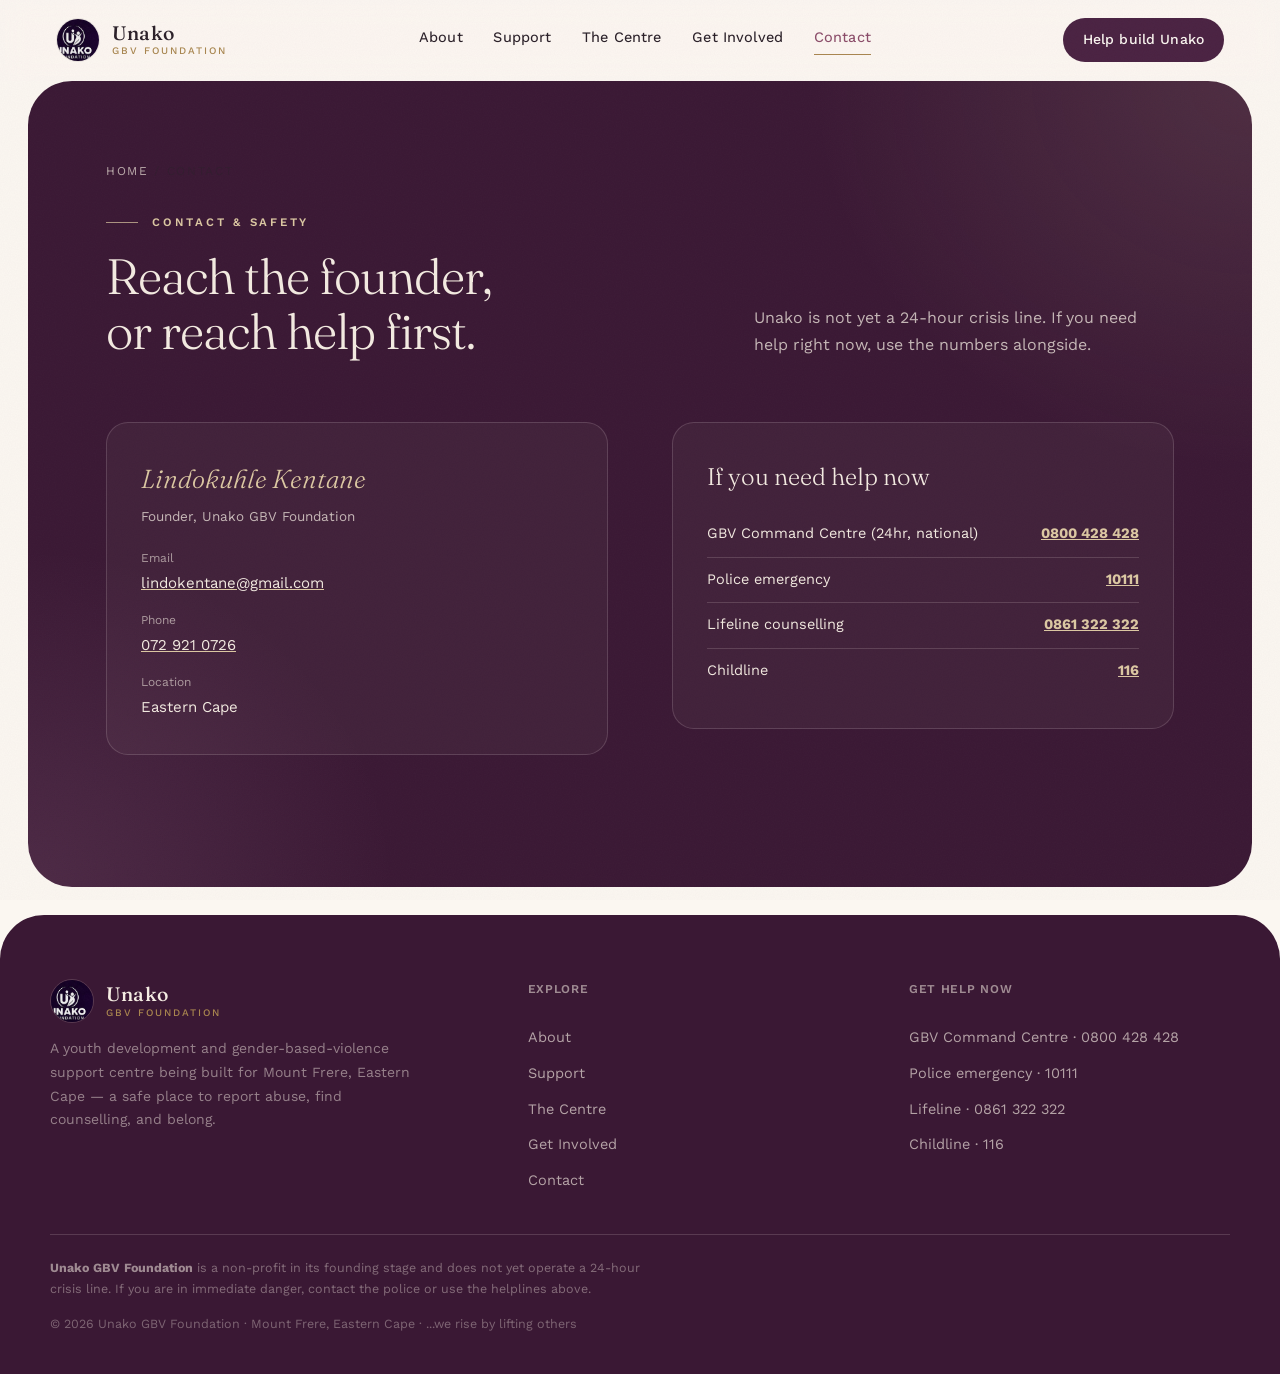
<file: contact.html>
<!DOCTYPE html>
<html lang="en">
<head>
<meta charset="UTF-8">
<meta name="viewport" content="width=device-width, initial-scale=1.0">
<title>Contact & Safety — Unako GBV Foundation</title>
<meta name="description" content="Reach Unako GBV Foundation's founder, Lindokuhle Kentane, in Mount Frere, Eastern Cape. If you need help right now, find national GBV, police, Lifeline and Childline numbers here.">
<link rel="canonical" href="https://lucianozambuko-gif.github.io/Unako/contact.html">
<meta property="og:type" content="website">
<meta property="og:site_name" content="Unako GBV Foundation">
<meta property="og:title" content="Contact & Safety — Unako GBV Foundation">
<meta property="og:description" content="Reach the founder, or reach help first — national safety helplines and founder contact details.">
<meta property="og:image" content="https://lucianozambuko-gif.github.io/Unako/assets/images/logo.jpg">
<meta property="og:url" content="https://lucianozambuko-gif.github.io/Unako/contact.html">
<meta name="twitter:card" content="summary">
<meta name="theme-color" content="#4A1942">
<link rel="icon" type="image/jpeg" href="assets/images/logo.jpg">
<link rel="apple-touch-icon" href="assets/images/logo.jpg">
<link rel="preconnect" href="https://fonts.googleapis.com">
<link rel="preconnect" href="https://fonts.gstatic.com" crossorigin>
<link href="https://fonts.googleapis.com/css2?family=Fraunces:ital,opsz,wght@0,9..144,300;0,9..144,500;0,9..144,600;1,9..144,500;1,9..144,600&family=Work+Sans:wght@400;500;600;700&display=swap" rel="stylesheet">
<link rel="stylesheet" href="assets/css/style.css?v=6">
</head>
<body>

<a class="skip-link" href="#main">Skip to main content</a>

<header class="site">
  <div class="nav-row">
    <a class="brand" href="index.html">
      <img class="brand-mark" src="assets/images/logo.jpg" alt="Unako GBV Foundation logo">
      <span class="brand-word">Unako<small>GBV Foundation</small></span>
    </a>
    <nav class="links" aria-label="Primary">
      <a href="about.html">About</a>
      <a href="support.html">Support</a>
      <a href="centre.html">The Centre</a>
      <a href="get-involved.html">Get Involved</a>
      <a href="contact.html" aria-current="page">Contact</a>
    </nav>
    <a class="nav-cta" href="get-involved.html">Help build Unako</a>
    <button class="menu-toggle" aria-expanded="false" aria-controls="mobile-nav" aria-label="Menu">
      <span class="bars"><span></span><span></span><span></span></span>
    </button>
  </div>
  <nav class="mobile-nav" id="mobile-nav" aria-label="Mobile">
    <a href="about.html">About</a>
    <a href="support.html">Support</a>
    <a href="centre.html">The Centre</a>
    <a href="get-involved.html">Get Involved</a>
    <a href="contact.html" aria-current="page">Contact</a>
    <a class="btn btn-primary nav-cta" href="get-involved.html">Help build Unako</a>
  </nav>
</header>

<main id="main">

  <section id="contact" class="contact-wrap" style="border-bottom:none; padding-top: clamp(48px, 8vw, 80px);">
    <div class="wrap">
      <p class="breadcrumb" style="opacity:0.7;"><a href="index.html" style="color:#F1E9DC;">Home</a> / Contact</p>
      <div class="section-head">
        <div>
          <span class="section-num" style="color:var(--ochre-soft)">Contact &amp; safety</span>
          <h2 class="section-title">Reach the founder, or reach help first.</h2>
        </div>
        <p class="section-kicker">Unako is not yet a 24-hour crisis line. If you need help right now, use the numbers alongside.</p>
      </div>
      <div class="contact-grid">
        <div class="founder-card">
          <p class="name">Lindokuhle Kentane</p>
          <p class="role">Founder, Unako GBV Foundation</p>
          <dl>
            <dt>Email</dt>
            <dd><a href="mailto:lindokentane@gmail.com">lindokentane@gmail.com</a></dd>
            <dt>Phone</dt>
            <dd><a href="tel:+27729210726">072 921 0726</a></dd>
            <dt>Location</dt>
            <dd>Eastern Cape</dd>
          </dl>
        </div>
        <div class="safety-box">
          <h3>If you need help now</h3>
          <ul>
            <li><span>GBV Command Centre (24hr, national)</span><span class="num"><a href="tel:0800428428">0800 428 428</a></span></li>
            <li><span>Police emergency</span><span class="num"><a href="tel:10111">10111</a></span></li>
            <li><span>Lifeline counselling</span><span class="num"><a href="tel:0861322322">0861 322 322</a></span></li>
            <li><span>Childline</span><span class="num"><a href="tel:116">116</a></span></li>
          </ul>
        </div>
      </div>
    </div>
  </section>

</main>

<footer class="site">
  <div class="wrap footer-grid">
    <div class="footer-brand">
      <a class="brand" href="index.html">
        <img class="brand-mark" src="assets/images/logo.jpg" alt="Unako GBV Foundation logo">
        <span class="brand-word">Unako<small>GBV Foundation</small></span>
      </a>
      <p>A youth development and gender-based-violence support centre being built for Mount Frere, Eastern Cape — a safe place to report abuse, find counselling, and belong.</p>
    </div>
    <div class="footer-col">
      <h3>Explore</h3>
      <a href="about.html">About</a>
      <a href="support.html">Support</a>
      <a href="centre.html">The Centre</a>
      <a href="get-involved.html">Get Involved</a>
      <a href="contact.html">Contact</a>
    </div>
    <div class="footer-col">
      <h3>Get help now</h3>
      <a href="tel:0800428428">GBV Command Centre &middot; 0800 428 428</a>
      <a href="tel:10111">Police emergency &middot; 10111</a>
      <a href="tel:0861322322">Lifeline &middot; 0861 322 322</a>
      <a href="tel:116">Childline &middot; 116</a>
    </div>
  </div>
  <div class="wrap footer-bottom">
    <p class="footer-disclaimer"><strong>Unako GBV Foundation</strong> is a non-profit in its founding stage and does not yet operate a 24-hour crisis line. If you are in immediate danger, contact the police or use the helplines above.</p>
    <p class="footer-copy">&copy; 2026 Unako GBV Foundation &middot; Mount Frere, Eastern Cape &middot; ...we rise by lifting others</p>
  </div>
</footer>

<button class="back-to-top" type="button" aria-label="Back to top" onclick="window.scrollTo({top:0,behavior:'smooth'})">&uarr;</button>

<script src="assets/js/main.js?v=5"></script>
</body>
</html>
</file>
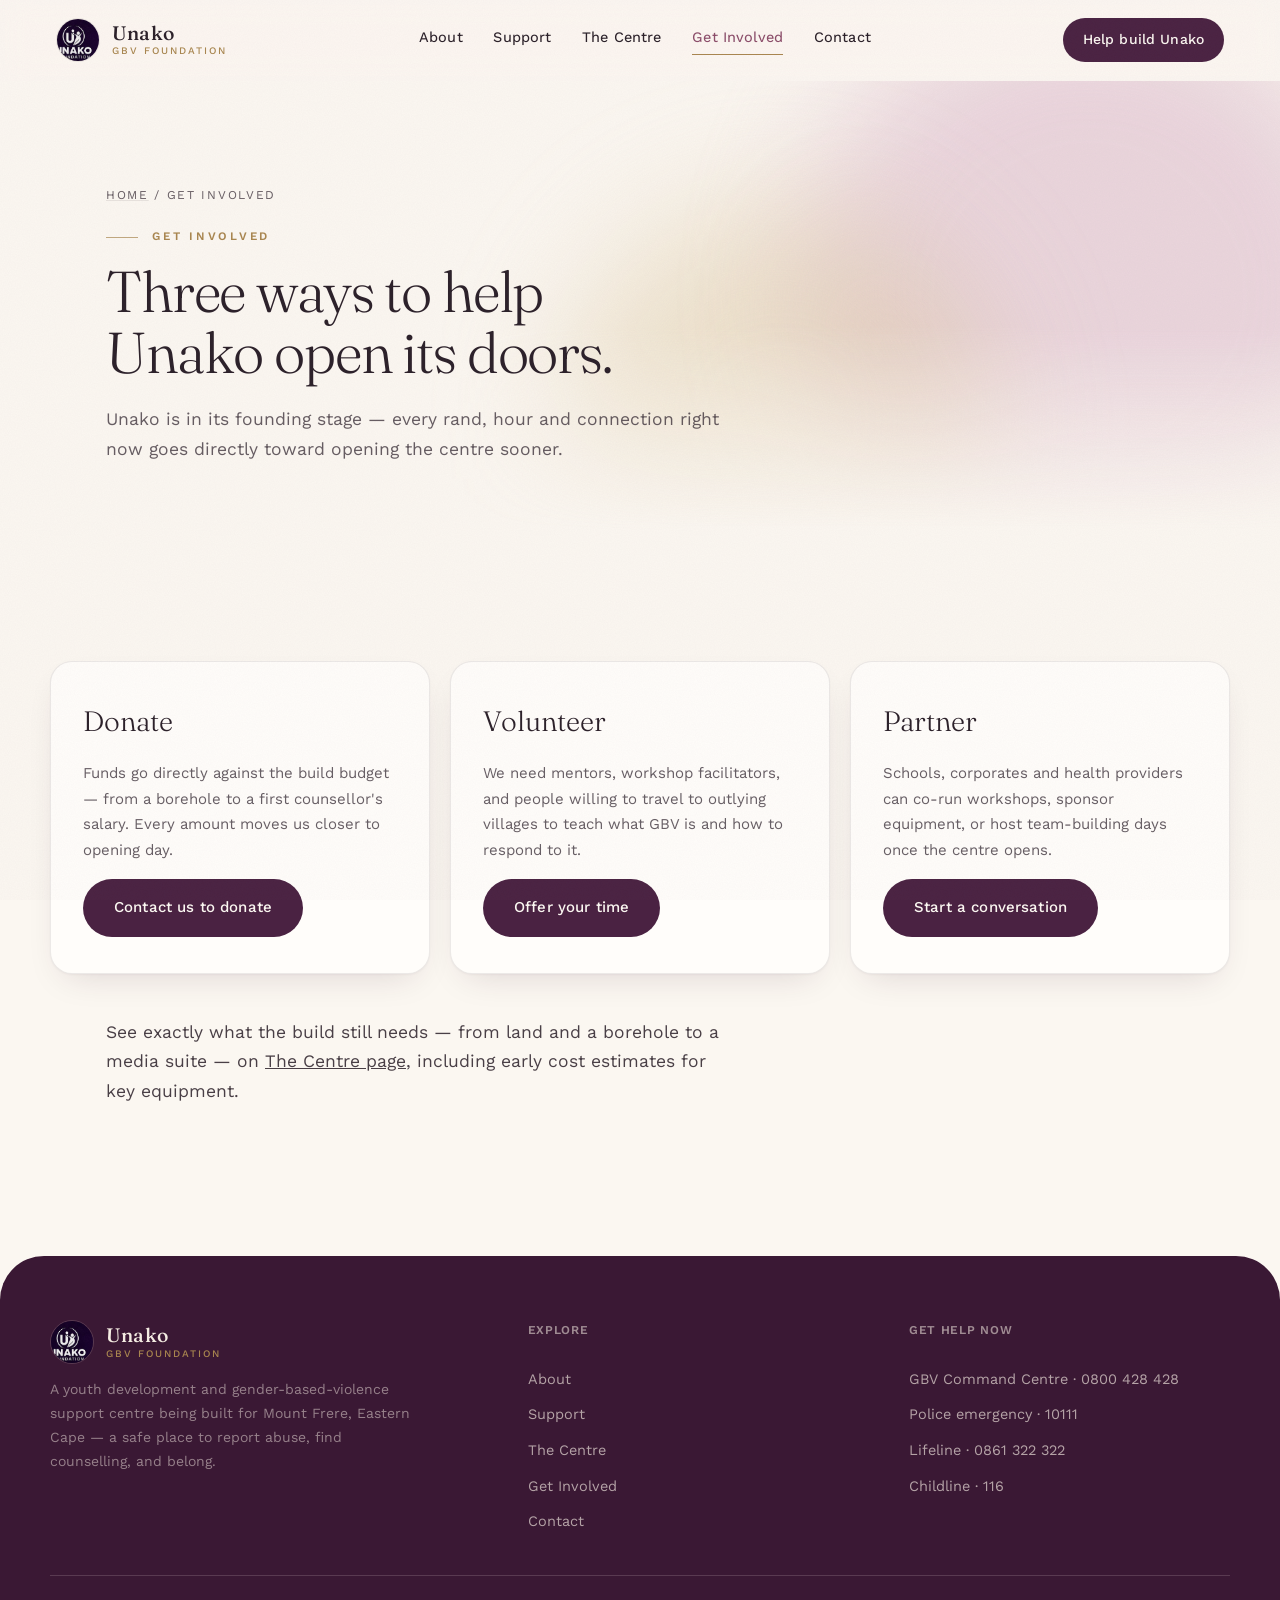
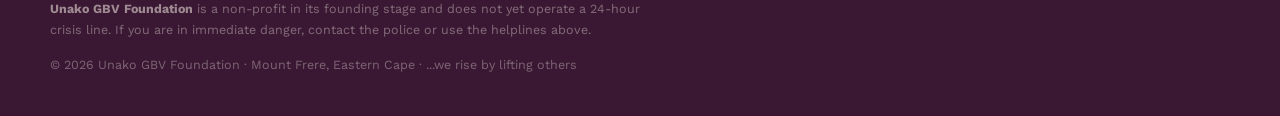
<file: get-involved.html>
<!DOCTYPE html>
<html lang="en">
<head>
<meta charset="UTF-8">
<meta name="viewport" content="width=device-width, initial-scale=1.0">
<title>Get Involved — Unako GBV Foundation</title>
<meta name="description" content="Donate, volunteer, or partner with Unako GBV Foundation as it builds a youth development and GBV support centre for Mount Frere, Eastern Cape.">
<link rel="canonical" href="https://lucianozambuko-gif.github.io/Unako/get-involved.html">
<meta property="og:type" content="website">
<meta property="og:site_name" content="Unako GBV Foundation">
<meta property="og:title" content="Get Involved — Unako GBV Foundation">
<meta property="og:description" content="Three ways to help Unako open its doors: donate, volunteer, or partner.">
<meta property="og:image" content="https://lucianozambuko-gif.github.io/Unako/assets/images/logo.jpg">
<meta property="og:url" content="https://lucianozambuko-gif.github.io/Unako/get-involved.html">
<meta name="twitter:card" content="summary">
<meta name="theme-color" content="#4A1942">
<link rel="icon" type="image/jpeg" href="assets/images/logo.jpg">
<link rel="apple-touch-icon" href="assets/images/logo.jpg">
<link rel="preconnect" href="https://fonts.googleapis.com">
<link rel="preconnect" href="https://fonts.gstatic.com" crossorigin>
<link href="https://fonts.googleapis.com/css2?family=Fraunces:ital,opsz,wght@0,9..144,300;0,9..144,500;0,9..144,600;1,9..144,500;1,9..144,600&family=Work+Sans:wght@400;500;600;700&display=swap" rel="stylesheet">
<link rel="stylesheet" href="assets/css/style.css?v=6">
</head>
<body>

<a class="skip-link" href="#main">Skip to main content</a>

<header class="site">
  <div class="nav-row">
    <a class="brand" href="index.html">
      <img class="brand-mark" src="assets/images/logo.jpg" alt="Unako GBV Foundation logo">
      <span class="brand-word">Unako<small>GBV Foundation</small></span>
    </a>
    <nav class="links" aria-label="Primary">
      <a href="about.html">About</a>
      <a href="support.html">Support</a>
      <a href="centre.html">The Centre</a>
      <a href="get-involved.html" aria-current="page">Get Involved</a>
      <a href="contact.html">Contact</a>
    </nav>
    <a class="nav-cta" href="get-involved.html">Help build Unako</a>
    <button class="menu-toggle" aria-expanded="false" aria-controls="mobile-nav" aria-label="Menu">
      <span class="bars"><span></span><span></span><span></span></span>
    </button>
  </div>
  <nav class="mobile-nav" id="mobile-nav" aria-label="Mobile">
    <a href="about.html">About</a>
    <a href="support.html">Support</a>
    <a href="centre.html">The Centre</a>
    <a href="get-involved.html" aria-current="page">Get Involved</a>
    <a href="contact.html">Contact</a>
    <a class="btn btn-primary nav-cta" href="get-involved.html">Help build Unako</a>
  </nav>
</header>

<main id="main">

  <section class="page-hero">
    <div class="glow" aria-hidden="true"><span></span><span></span><span></span></div>
    <div class="wrap">
      <p class="breadcrumb"><a href="index.html">Home</a> / Get Involved</p>
      <p class="eyebrow-line">Get involved</p>
      <h1>Three ways to help Unako open its doors.</h1>
      <p class="lede">Unako is in its founding stage — every rand, hour and connection right now goes directly toward opening the centre sooner.</p>
    </div>
  </section>

  <section id="involved" style="border-bottom:none;">
    <div class="wrap" style="padding: 0 0 0;">
      <div class="involve-grid">
        <div class="involve-card">
          <h3>Donate</h3>
          <p>Funds go directly against the build budget — from a borehole to a first counsellor's salary. Every amount moves us closer to opening day.</p>
          <a class="btn btn-primary" href="mailto:lindokentane@gmail.com?subject=I'd%20like%20to%20donate%20to%20Unako">Contact us to donate</a>
        </div>
        <div class="involve-card">
          <h3>Volunteer</h3>
          <p>We need mentors, workshop facilitators, and people willing to travel to outlying villages to teach what GBV is and how to respond to it.</p>
          <a class="btn btn-primary" href="mailto:lindokentane@gmail.com?subject=I'd%20like%20to%20volunteer%20with%20Unako">Offer your time</a>
        </div>
        <div class="involve-card">
          <h3>Partner</h3>
          <p>Schools, corporates and health providers can co-run workshops, sponsor equipment, or host team-building days once the centre opens.</p>
          <a class="btn btn-primary" href="mailto:lindokentane@gmail.com?subject=Partnership%20enquiry%20-%20Unako">Start a conversation</a>
        </div>
      </div>
    </div>
    <div class="wrap">
      <p style="max-width:60ch; opacity:0.85; margin-top:44px;">See exactly what the build still needs — from land and a borehole to a media suite — on <a href="centre.html">The Centre page</a>, including early cost estimates for key equipment.</p>
    </div>
  </section>

</main>

<footer class="site">
  <div class="wrap footer-grid">
    <div class="footer-brand">
      <a class="brand" href="index.html">
        <img class="brand-mark" src="assets/images/logo.jpg" alt="Unako GBV Foundation logo">
        <span class="brand-word">Unako<small>GBV Foundation</small></span>
      </a>
      <p>A youth development and gender-based-violence support centre being built for Mount Frere, Eastern Cape — a safe place to report abuse, find counselling, and belong.</p>
    </div>
    <div class="footer-col">
      <h3>Explore</h3>
      <a href="about.html">About</a>
      <a href="support.html">Support</a>
      <a href="centre.html">The Centre</a>
      <a href="get-involved.html">Get Involved</a>
      <a href="contact.html">Contact</a>
    </div>
    <div class="footer-col">
      <h3>Get help now</h3>
      <a href="tel:0800428428">GBV Command Centre &middot; 0800 428 428</a>
      <a href="tel:10111">Police emergency &middot; 10111</a>
      <a href="tel:0861322322">Lifeline &middot; 0861 322 322</a>
      <a href="tel:116">Childline &middot; 116</a>
    </div>
  </div>
  <div class="wrap footer-bottom">
    <p class="footer-disclaimer"><strong>Unako GBV Foundation</strong> is a non-profit in its founding stage and does not yet operate a 24-hour crisis line. If you are in immediate danger, contact the police or use the helplines above.</p>
    <p class="footer-copy">&copy; 2026 Unako GBV Foundation &middot; Mount Frere, Eastern Cape &middot; ...we rise by lifting others</p>
  </div>
</footer>

<button class="back-to-top" type="button" aria-label="Back to top" onclick="window.scrollTo({top:0,behavior:'smooth'})">&uarr;</button>

<script src="assets/js/main.js?v=5"></script>
</body>
</html>
</file>
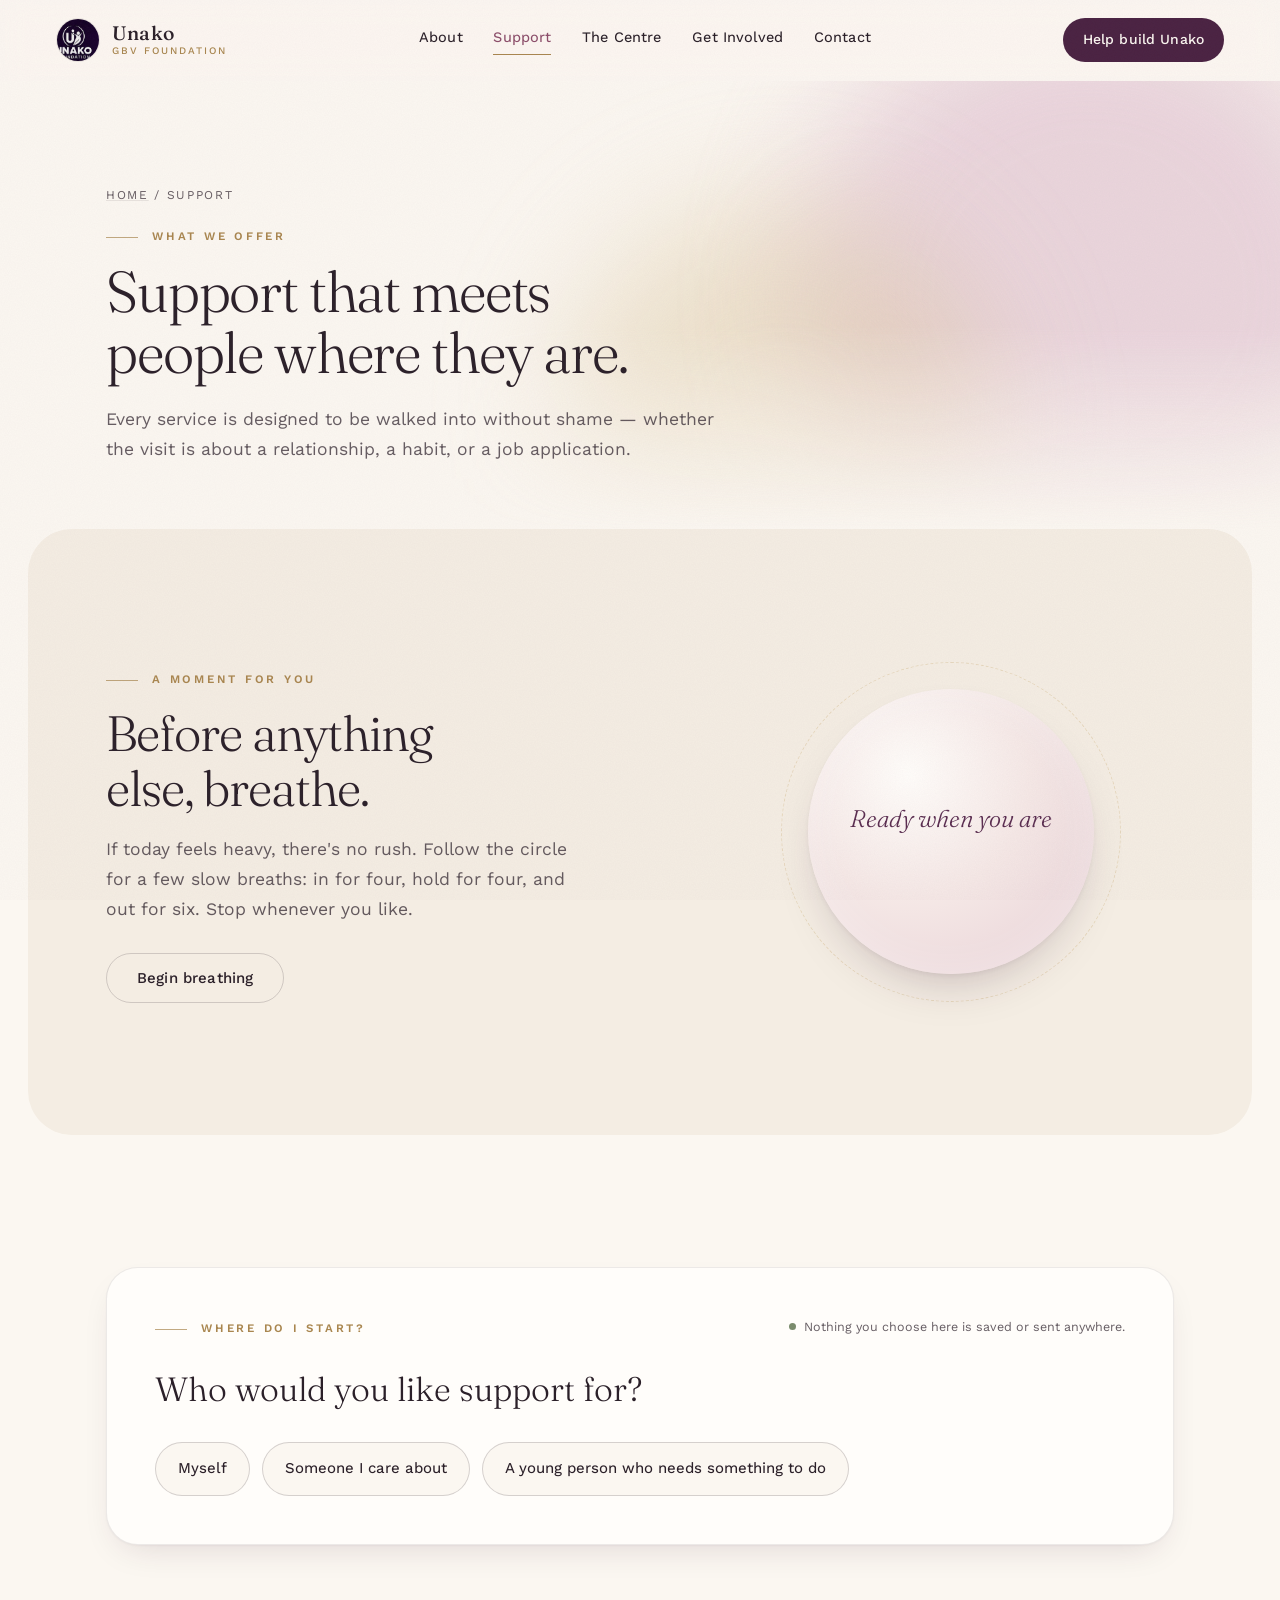
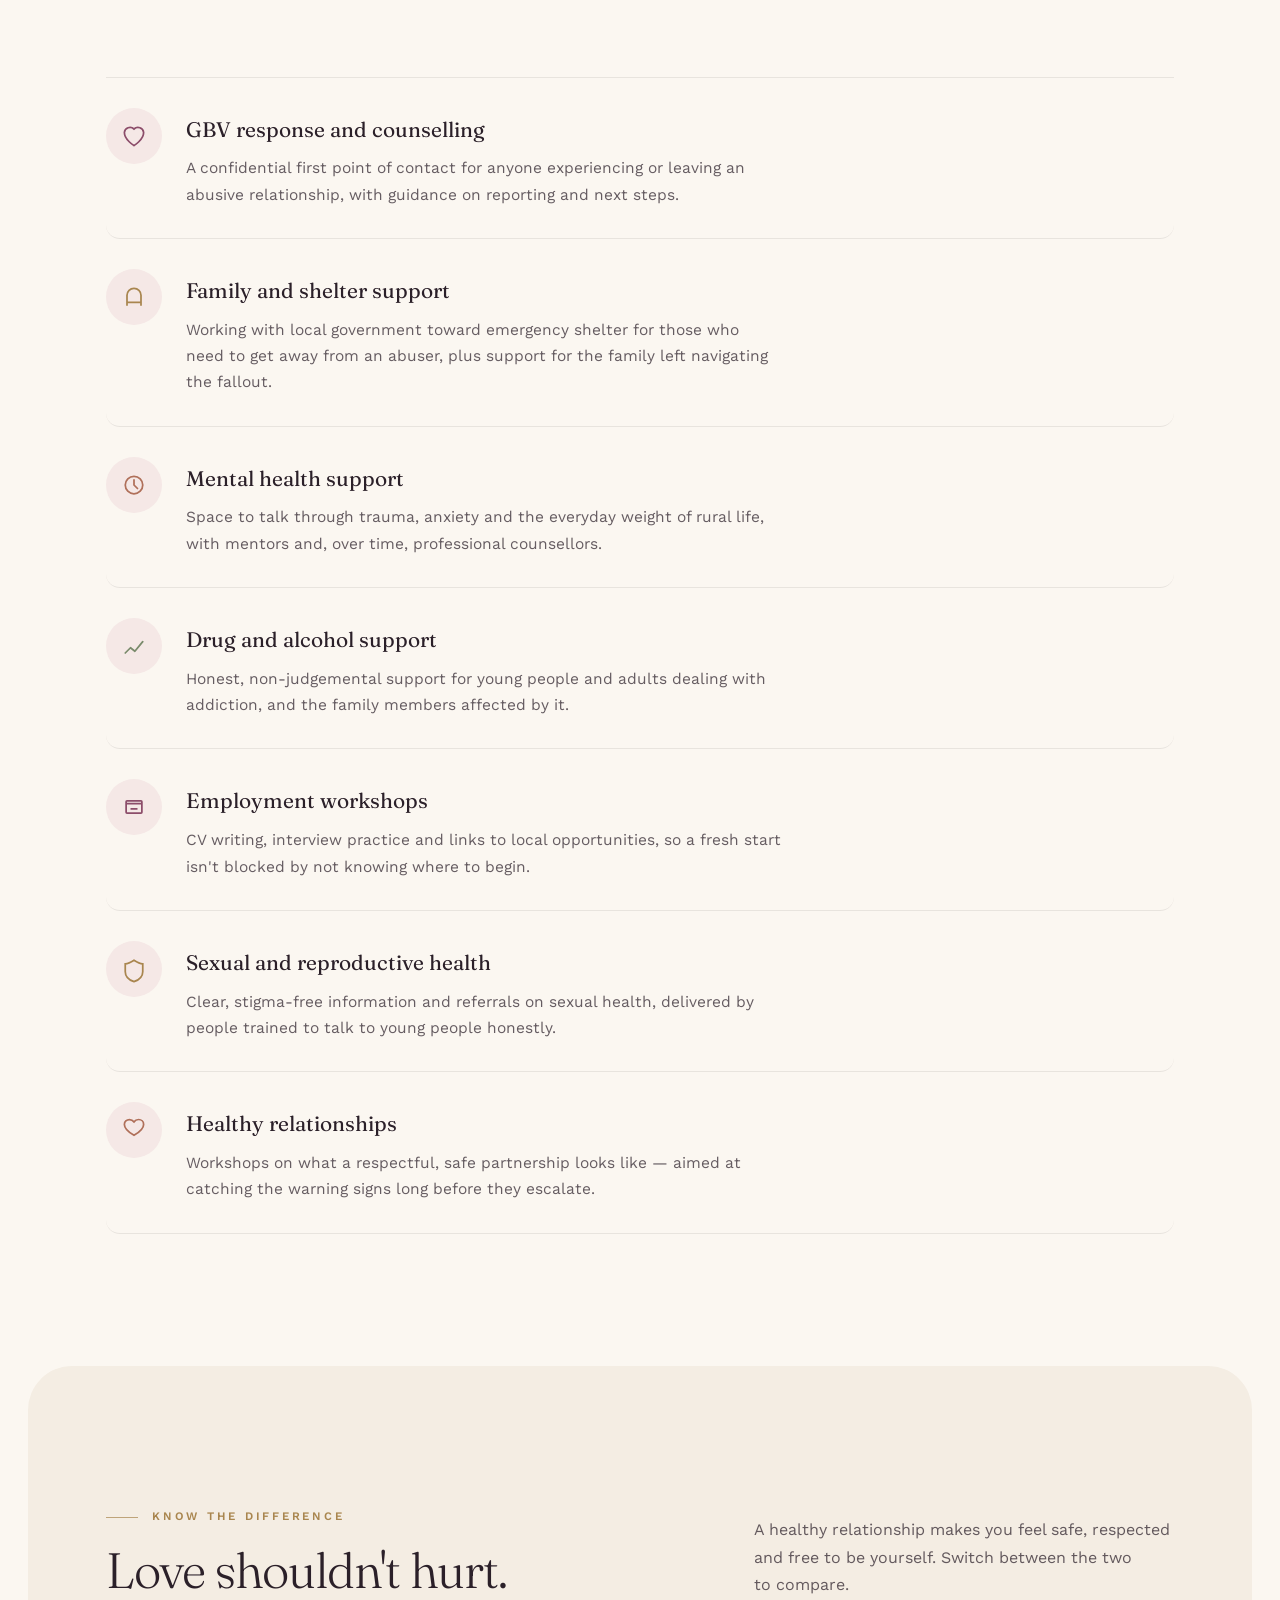
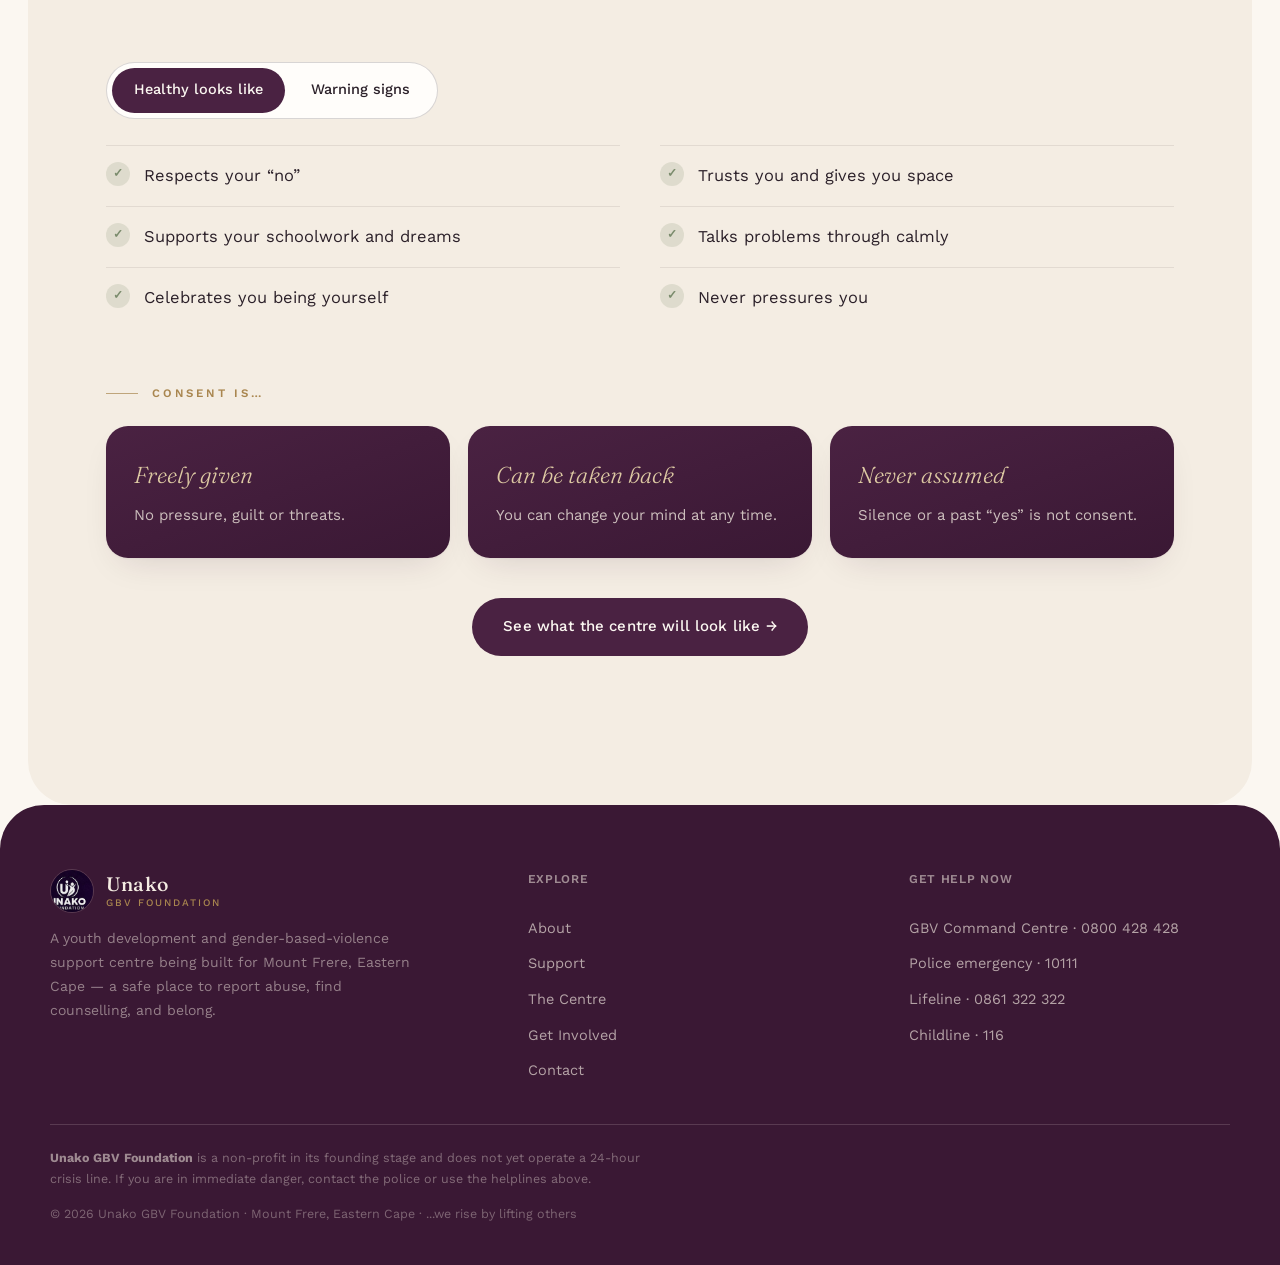
<file: support.html>
<!DOCTYPE html>
<html lang="en">
<head>
<meta charset="UTF-8">
<meta name="viewport" content="width=device-width, initial-scale=1.0">
<title>Support we offer — Unako GBV Foundation</title>
<meta name="description" content="From GBV response and counselling to shelter support, mental health, addiction support, employment workshops, sexual health and healthy relationships — see every way Unako supports Mount Frere.">
<link rel="canonical" href="https://lucianozambuko-gif.github.io/Unako/support.html">
<meta property="og:type" content="website">
<meta property="og:site_name" content="Unako GBV Foundation">
<meta property="og:title" content="Support we offer — Unako GBV Foundation">
<meta property="og:description" content="Seven ways Unako supports Mount Frere, from GBV counselling to employment workshops.">
<meta property="og:image" content="https://lucianozambuko-gif.github.io/Unako/assets/images/logo.jpg">
<meta property="og:url" content="https://lucianozambuko-gif.github.io/Unako/support.html">
<meta name="twitter:card" content="summary">
<meta name="theme-color" content="#4A1942">
<link rel="icon" type="image/jpeg" href="assets/images/logo.jpg">
<link rel="apple-touch-icon" href="assets/images/logo.jpg">
<link rel="preconnect" href="https://fonts.googleapis.com">
<link rel="preconnect" href="https://fonts.gstatic.com" crossorigin>
<link href="https://fonts.googleapis.com/css2?family=Fraunces:ital,opsz,wght@0,9..144,300;0,9..144,500;0,9..144,600;1,9..144,500;1,9..144,600&family=Work+Sans:wght@400;500;600;700&display=swap" rel="stylesheet">
<link rel="stylesheet" href="assets/css/style.css?v=6">
</head>
<body>

<a class="skip-link" href="#main">Skip to main content</a>

<header class="site">
  <div class="nav-row">
    <a class="brand" href="index.html">
      <img class="brand-mark" src="assets/images/logo.jpg" alt="Unako GBV Foundation logo">
      <span class="brand-word">Unako<small>GBV Foundation</small></span>
    </a>
    <nav class="links" aria-label="Primary">
      <a href="about.html">About</a>
      <a href="support.html" aria-current="page">Support</a>
      <a href="centre.html">The Centre</a>
      <a href="get-involved.html">Get Involved</a>
      <a href="contact.html">Contact</a>
    </nav>
    <a class="nav-cta" href="get-involved.html">Help build Unako</a>
    <button class="menu-toggle" aria-expanded="false" aria-controls="mobile-nav" aria-label="Menu">
      <span class="bars"><span></span><span></span><span></span></span>
    </button>
  </div>
  <nav class="mobile-nav" id="mobile-nav" aria-label="Mobile">
    <a href="about.html">About</a>
    <a href="support.html" aria-current="page">Support</a>
    <a href="centre.html">The Centre</a>
    <a href="get-involved.html">Get Involved</a>
    <a href="contact.html">Contact</a>
    <a class="btn btn-primary nav-cta" href="get-involved.html">Help build Unako</a>
  </nav>
</header>

<main id="main">

  <section class="page-hero">
    <div class="glow" aria-hidden="true"><span></span><span></span><span></span></div>
    <div class="wrap">
      <p class="breadcrumb"><a href="index.html">Home</a> / Support</p>
      <p class="eyebrow-line">What we offer</p>
      <h1>Support that meets people where they are.</h1>
      <p class="lede">Every service is designed to be walked into without shame — whether the visit is about a relationship, a habit, or a job application.</p>
    </div>
  </section>

  <section id="breathe" class="panel">
    <div class="wrap breathe">
      <div class="breathe-copy">
        <span class="section-num">A moment for you</span>
        <h2 class="section-title">Before anything else, breathe.</h2>
        <p>If today feels heavy, there's no rush. Follow the circle for a few slow breaths: in for four, hold for four, and out for six. Stop whenever you like.</p>
        <button class="btn btn-ghost breathe-toggle" type="button" aria-pressed="false">Begin breathing</button>
      </div>
      <div class="breathe-space" aria-hidden="true">
        <span class="breathe-orb"></span>
        <span class="breathe-cue">Ready when you are<span class="breathe-count"></span></span>
      </div>
    </div>
  </section>

  <section id="finder" class="finder-section" style="padding-bottom: 0; border-bottom: none;">
    <div class="wrap">
      <div class="finder" aria-live="polite">
        <div class="finder-top">
          <span class="section-num">Where do I start?</span>
          <p class="finder-privacy">Nothing you choose here is saved or sent anywhere.</p>
        </div>
        <div class="finder-body"></div>
        <button class="finder-restart" type="button" hidden>← Start again</button>
      </div>
    </div>
  </section>

  <section id="support">
    <div class="wrap">
      <div class="support-list">
        <div class="support-item" id="svc-gbv">
          <svg viewBox="0 0 32 32" fill="none" aria-hidden="true"><path d="M16 27s-11-6.8-11-15A6.5 6.5 0 0116 8a6.5 6.5 0 0111 4c0 8.2-11 15-11 15z" stroke="var(--wine)" stroke-width="2"/></svg>
          <div><h3>GBV response and counselling</h3><p>A confidential first point of contact for anyone experiencing or leaving an abusive relationship, with guidance on reporting and next steps.</p></div>
        </div>
        <div class="support-item" id="svc-family">
          <svg viewBox="0 0 32 32" fill="none" aria-hidden="true"><path d="M8 26V14a8 8 0 0116 0v12" stroke="var(--ochre)" stroke-width="2"/><path d="M8 22h16" stroke="var(--ochre)" stroke-width="2"/></svg>
          <div><h3>Family and shelter support</h3><p>Working with local government toward emergency shelter for those who need to get away from an abuser, plus support for the family left navigating the fallout.</p></div>
        </div>
        <div class="support-item" id="svc-mind">
          <svg viewBox="0 0 32 32" fill="none" aria-hidden="true"><circle cx="16" cy="16" r="10" stroke="var(--clay)" stroke-width="2"/><path d="M16 10v6l4 4" stroke="var(--clay)" stroke-width="2" stroke-linecap="round"/></svg>
          <div><h3>Mental health support</h3><p>Space to talk through trauma, anxiety and the everyday weight of rural life, with mentors and, over time, professional counsellors.</p></div>
        </div>
        <div class="support-item" id="svc-drugs">
          <svg viewBox="0 0 32 32" fill="none" aria-hidden="true"><path d="M6 24l6-6 5 4 9-11" stroke="var(--sage)" fill="none" stroke-width="2" stroke-linecap="round" stroke-linejoin="round"/></svg>
          <div><h3>Drug and alcohol support</h3><p>Honest, non-judgemental support for young people and adults dealing with addiction, and the family members affected by it.</p></div>
        </div>
        <div class="support-item" id="svc-work">
          <svg viewBox="0 0 32 32" fill="none" aria-hidden="true"><rect x="7" y="9" width="18" height="14" rx="1" stroke="var(--wine)" stroke-width="2"/><path d="M7 12h18M12 18h8" stroke="var(--wine)" stroke-width="2"/></svg>
          <div><h3>Employment workshops</h3><p>CV writing, interview practice and links to local opportunities, so a fresh start isn't blocked by not knowing where to begin.</p></div>
        </div>
        <div class="support-item" id="svc-health">
          <svg viewBox="0 0 32 32" fill="none" aria-hidden="true"><path d="M16 6c-6 4-10 4-10 4v9c0 6 4.5 9.5 10 11.5C21.5 28.5 26 25 26 19v-9s-4 0-10-4z" stroke="var(--ochre)" stroke-width="2"/></svg>
          <div><h3>Sexual and reproductive health</h3><p>Clear, stigma-free information and referrals on sexual health, delivered by people trained to talk to young people honestly.</p></div>
        </div>
        <div class="support-item" id="svc-relationships">
          <svg viewBox="0 0 32 32" fill="none" aria-hidden="true"><path d="M16 22c-6-3.5-11-7.6-11-12.4C5 6.4 7.6 4 10.8 4c2 0 3.9 1 5.2 2.7A6.6 6.6 0 0121.2 4C24.4 4 27 6.4 27 9.6 27 14.4 22 18.5 16 22z" stroke="var(--clay)" stroke-width="2"/></svg>
          <div><h3>Healthy relationships</h3><p>Workshops on what a respectful, safe partnership looks like — aimed at catching the warning signs long before they escalate.</p></div>
        </div>
      </div>
    </div>
  </section>

  <section id="difference" class="panel">
    <div class="wrap">
      <div class="section-head">
        <div>
          <span class="section-num">Know the difference</span>
          <h2 class="section-title">Love shouldn't hurt.</h2>
        </div>
        <p class="section-kicker">A healthy relationship makes you feel safe, respected and free to be yourself. Switch between the two to compare.</p>
      </div>
      <div class="diff-wrap" data-mode="healthy">
        <div class="diff-tabs" role="tablist" aria-label="Healthy relationship or warning signs">
          <button class="diff-tab" type="button" role="tab" id="tab-healthy" aria-selected="true" aria-controls="diff-healthy" data-mode="healthy">Healthy looks like</button>
          <button class="diff-tab" type="button" role="tab" id="tab-warning" aria-selected="false" aria-controls="diff-warning" data-mode="warning" tabindex="-1">Warning signs</button>
        </div>
        <div class="diff-panel" id="diff-healthy" role="tabpanel" aria-labelledby="tab-healthy">
          <ul>
            <li style="--n:0">Respects your “no”</li>
            <li style="--n:1">Trusts you and gives you space</li>
            <li style="--n:2">Supports your schoolwork and dreams</li>
            <li style="--n:3">Talks problems through calmly</li>
            <li style="--n:4">Celebrates you being yourself</li>
            <li style="--n:5">Never pressures you</li>
          </ul>
        </div>
        <div class="diff-panel" id="diff-warning" role="tabpanel" aria-labelledby="tab-warning" hidden>
          <ul>
            <li style="--n:0">Checks your phone or controls who you see</li>
            <li style="--n:1">Gets jealous or angry easily</li>
            <li style="--n:2">Puts you down or embarrasses you</li>
            <li style="--n:3">Pressures you for sex or photos</li>
            <li style="--n:4">Gives gifts or money, then expects something back</li>
            <li style="--n:5">Threatens, hits or hurts you</li>
          </ul>
        </div>
      </div>

      <h3 class="section-num consent-title">Consent is…</h3>
      <div class="consent-grid">
        <div class="consent-card"><h4>Freely given</h4><p>No pressure, guilt or threats.</p></div>
        <div class="consent-card"><h4>Can be taken back</h4><p>You can change your mind at any time.</p></div>
        <div class="consent-card"><h4>Never assumed</h4><p>Silence or a past “yes” is not consent.</p></div>
      </div>
      <p style="margin-top:40px; text-align:center;"><a class="btn btn-primary" href="centre.html">See what the centre will look like →</a></p>
    </div>
  </section>

</main>

<footer class="site">
  <div class="wrap footer-grid">
    <div class="footer-brand">
      <a class="brand" href="index.html">
        <img class="brand-mark" src="assets/images/logo.jpg" alt="Unako GBV Foundation logo">
        <span class="brand-word">Unako<small>GBV Foundation</small></span>
      </a>
      <p>A youth development and gender-based-violence support centre being built for Mount Frere, Eastern Cape — a safe place to report abuse, find counselling, and belong.</p>
    </div>
    <div class="footer-col">
      <h3>Explore</h3>
      <a href="about.html">About</a>
      <a href="support.html">Support</a>
      <a href="centre.html">The Centre</a>
      <a href="get-involved.html">Get Involved</a>
      <a href="contact.html">Contact</a>
    </div>
    <div class="footer-col">
      <h3>Get help now</h3>
      <a href="tel:0800428428">GBV Command Centre &middot; 0800 428 428</a>
      <a href="tel:10111">Police emergency &middot; 10111</a>
      <a href="tel:0861322322">Lifeline &middot; 0861 322 322</a>
      <a href="tel:116">Childline &middot; 116</a>
    </div>
  </div>
  <div class="wrap footer-bottom">
    <p class="footer-disclaimer"><strong>Unako GBV Foundation</strong> is a non-profit in its founding stage and does not yet operate a 24-hour crisis line. If you are in immediate danger, contact the police or use the helplines above.</p>
    <p class="footer-copy">&copy; 2026 Unako GBV Foundation &middot; Mount Frere, Eastern Cape &middot; ...we rise by lifting others</p>
  </div>
</footer>

<button class="back-to-top" type="button" aria-label="Back to top" onclick="window.scrollTo({top:0,behavior:'smooth'})">&uarr;</button>

<script src="assets/js/main.js?v=5"></script>
</body>
</html>
</file>
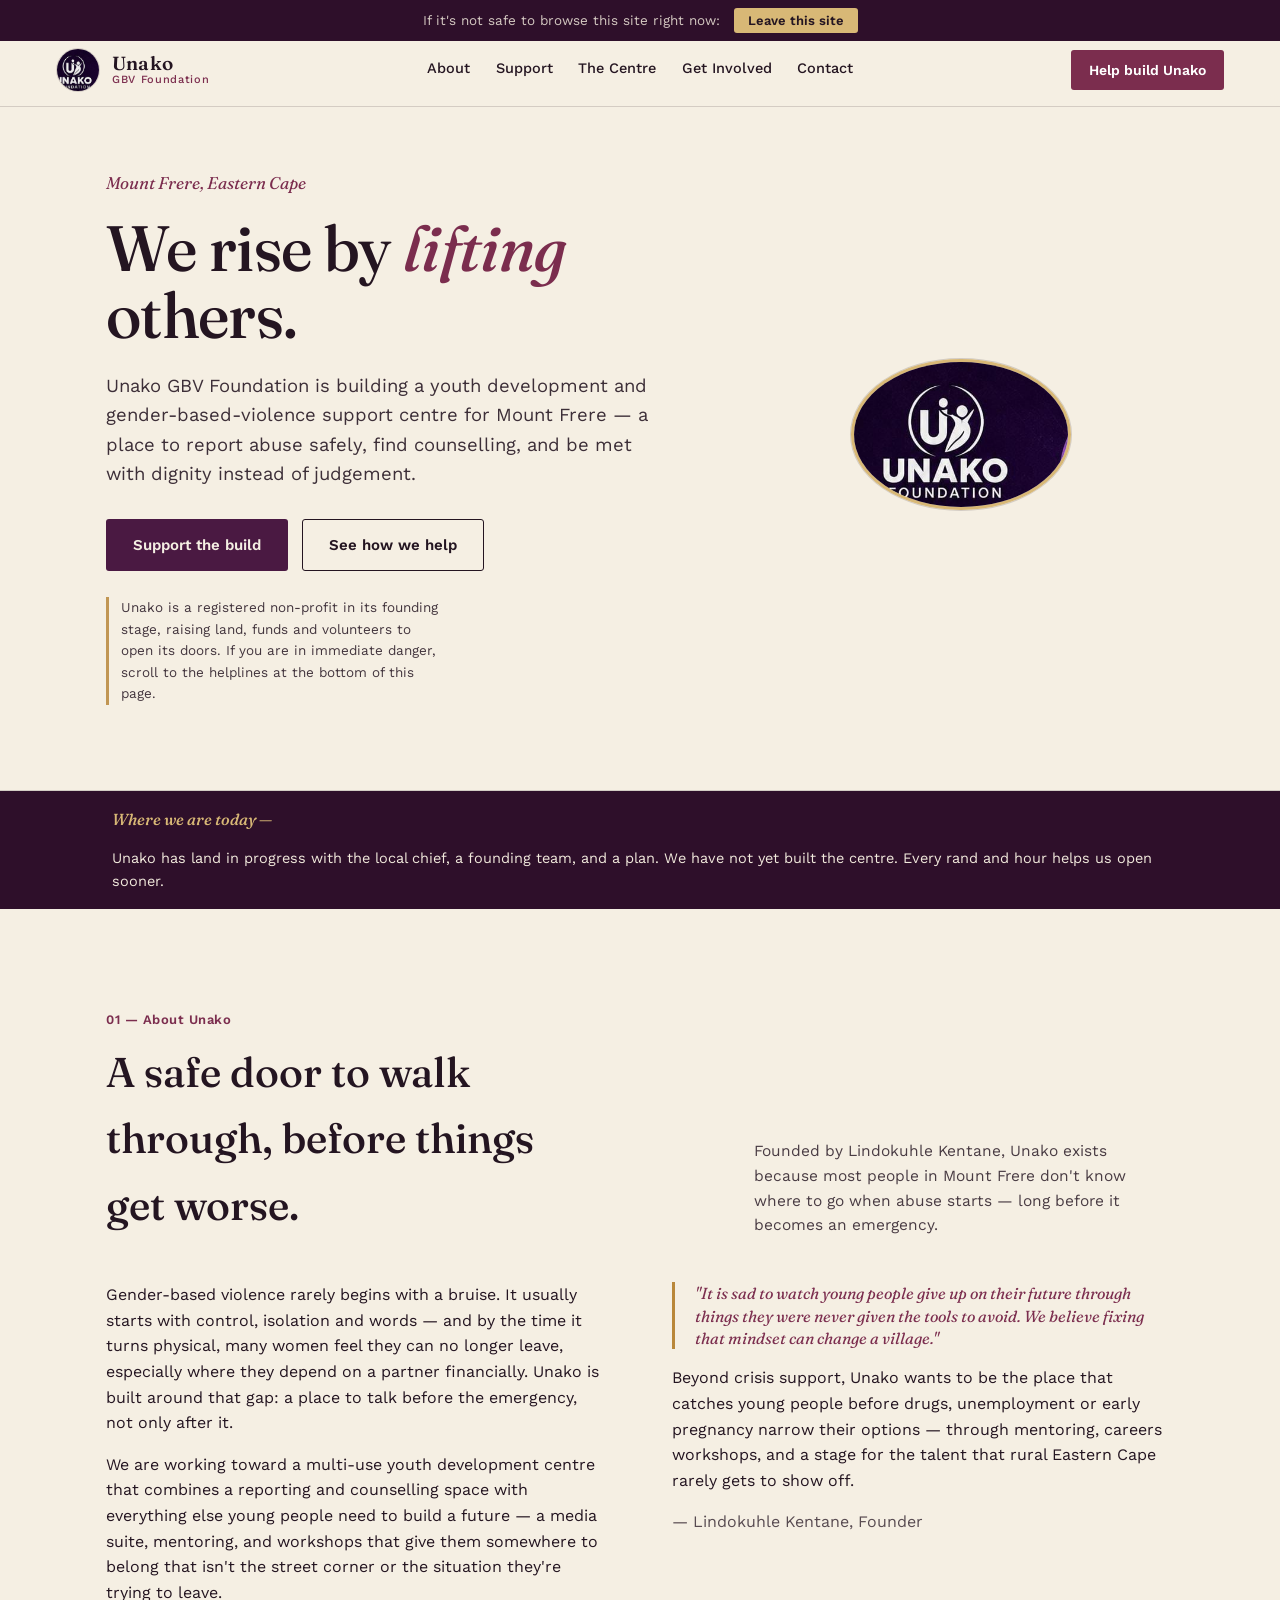
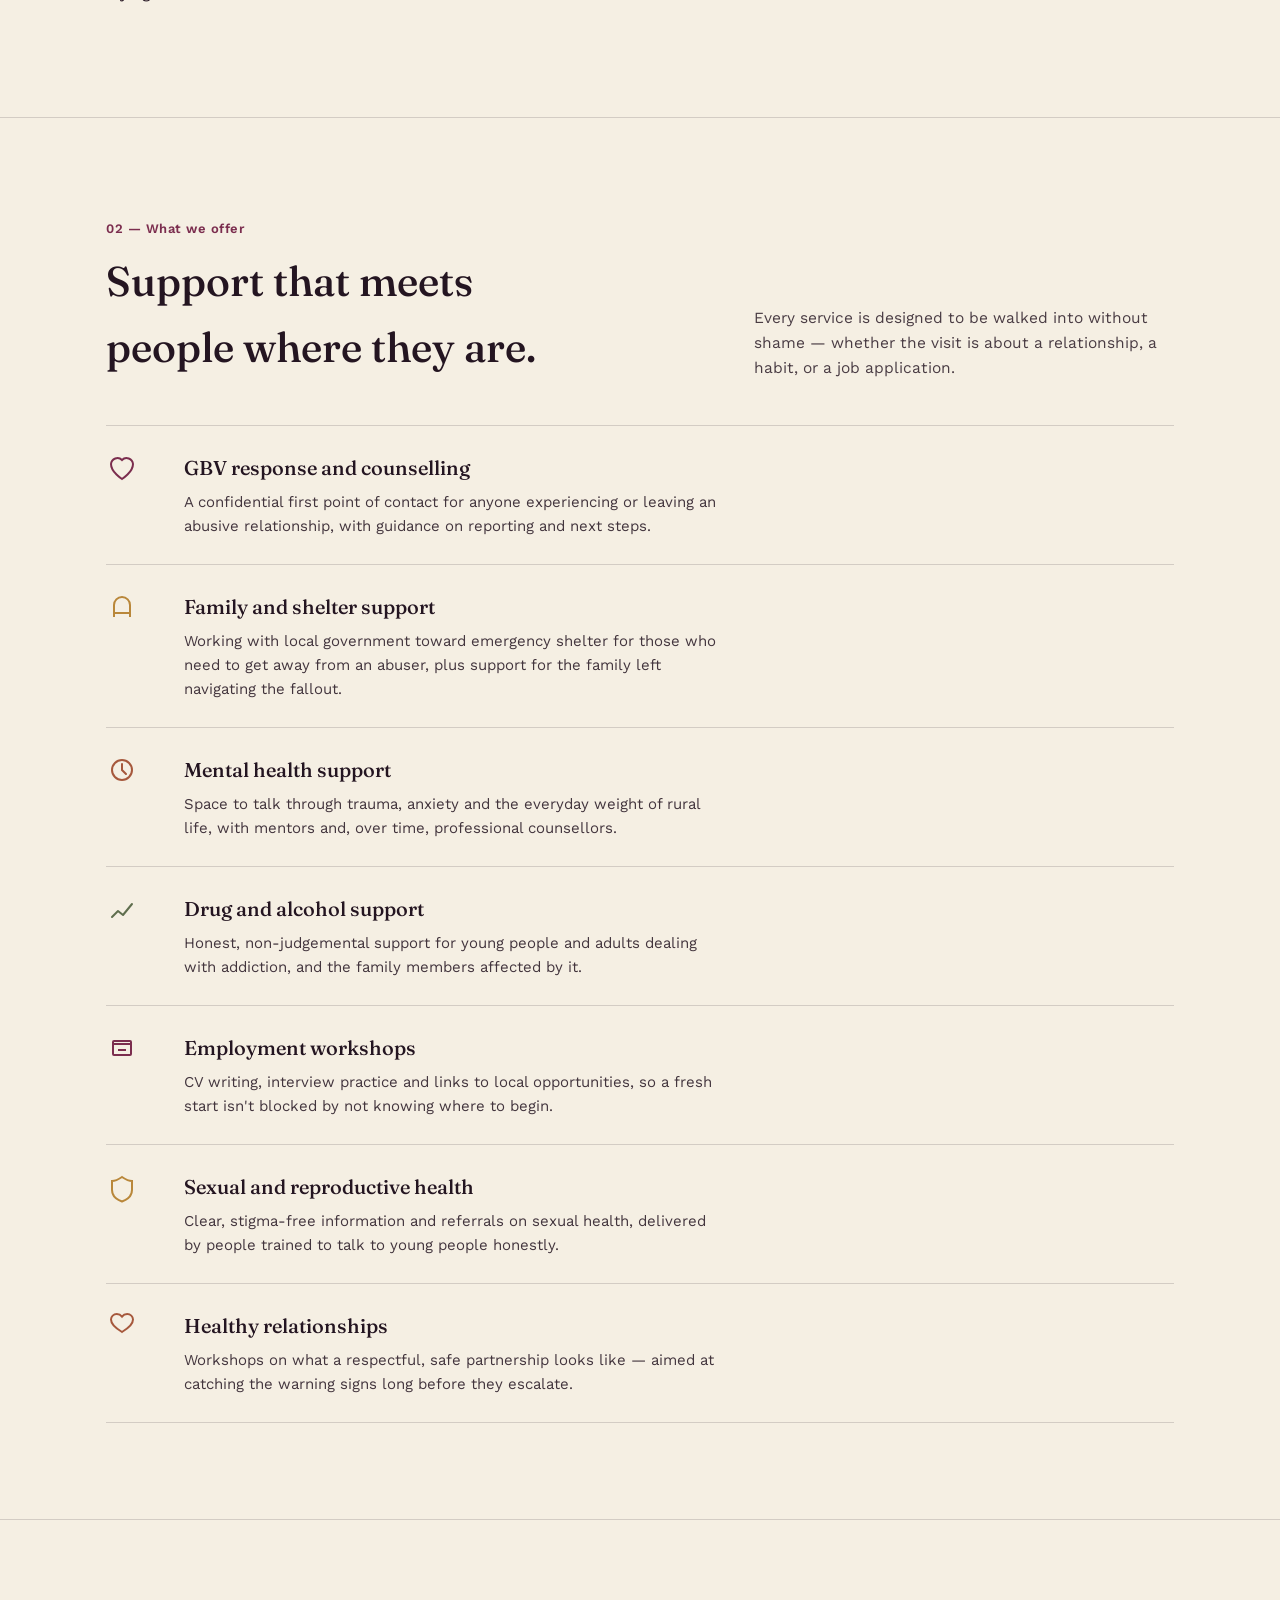
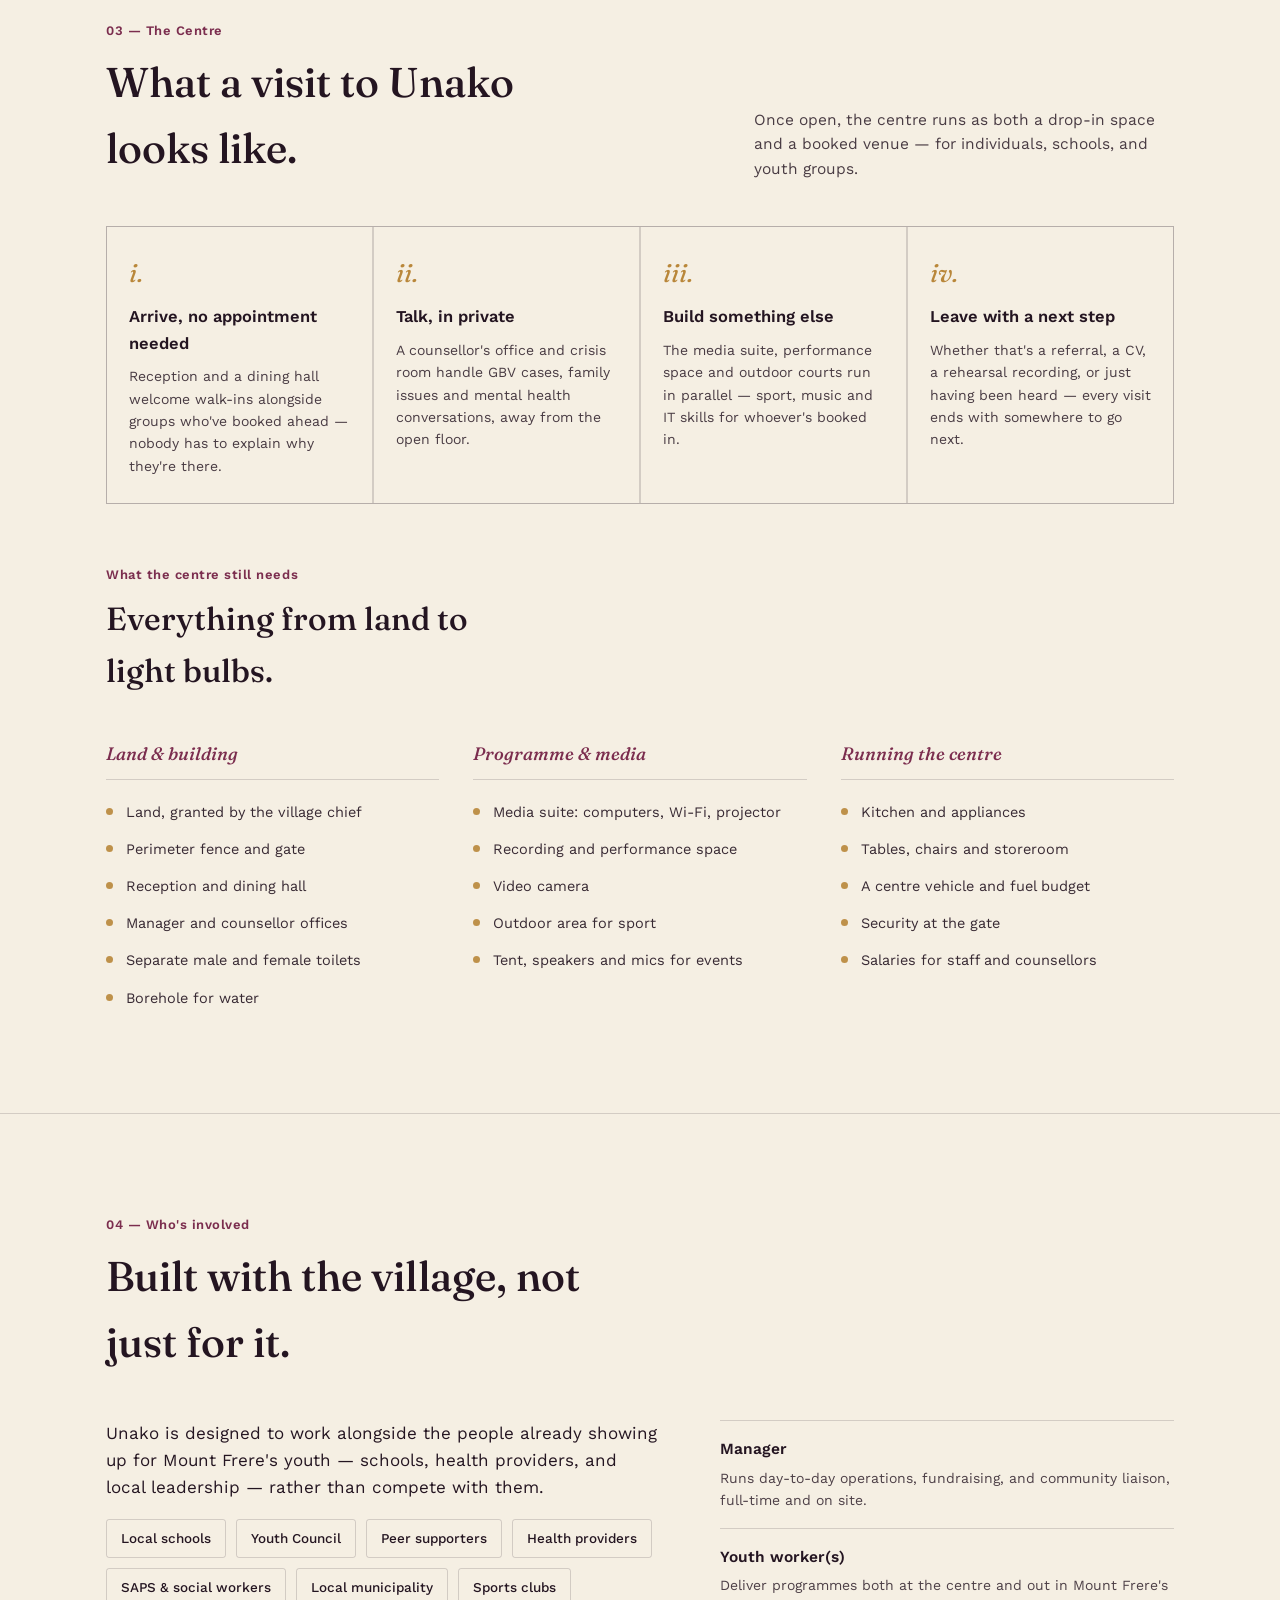
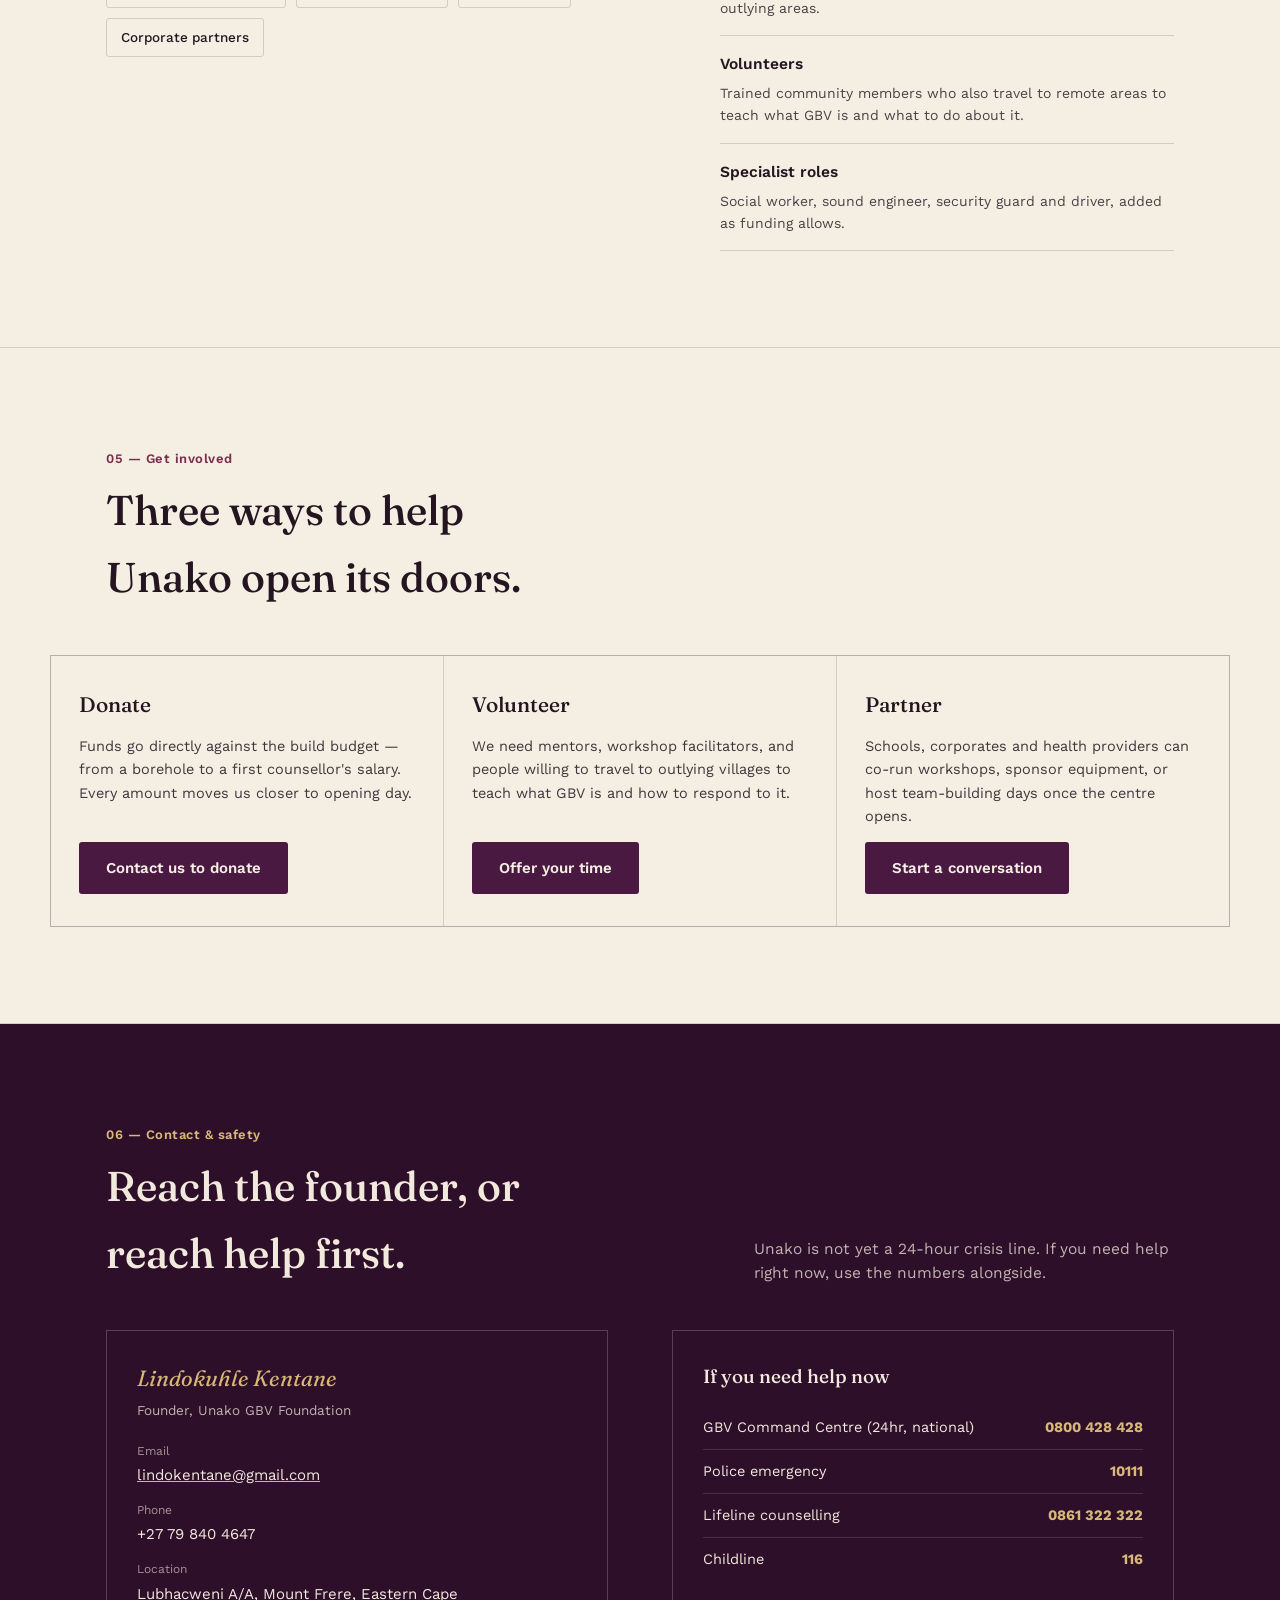
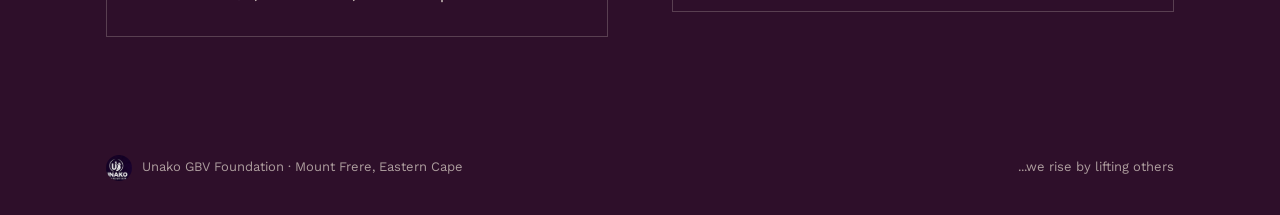
<file: reference/original-single-page-template.html>
<!DOCTYPE html>
<html lang="en">
<head>
<meta charset="UTF-8">
<meta name="viewport" content="width=device-width, initial-scale=1.0">
<title>Unako GBV Foundation — We rise by lifting others</title>
<link rel="preconnect" href="https://fonts.googleapis.com">
<link rel="preconnect" href="https://fonts.gstatic.com" crossorigin>
<link href="https://fonts.googleapis.com/css2?family=Fraunces:ital,opsz,wght@0,9..144,300;0,9..144,500;0,9..144,600;1,9..144,500;1,9..144,600&family=Work+Sans:wght@400;500;600;700&display=swap" rel="stylesheet">
<style>
  :root {
    --ink: #241521;
    --paper: #F5EFE3;
    --paper-raised: #EDE4D3;
    --plum: #4A1942;
    --plum-deep: #2E0F2A;
    --wine: #7B2D4E;
    --ochre: #B9873A;
    --ochre-soft: #D8B876;
    --clay: #A6583C;
    --sage: #5F6E4E;
    --rule: rgba(36,21,33,0.16);
    --paper-alpha: rgba(245,239,227,0.9);
    --focus: #2E7D6B;
    --font-display: 'Fraunces', serif;
    --font-body: 'Work Sans', sans-serif;
  }

  :root:not([data-theme="light"]) {
    /* light is default already; keep block for structure */
  }

  @media (prefers-color-scheme: dark) {
    :root:not([data-theme="light"]) {
      --ink: #F1E9DC;
      --paper: #1D1219;
      --paper-raised: #271722;
      --plum: #C98FBE;
      --plum-deep: #F1E9DC;
      --wine: #E4A9C0;
      --ochre: #E3B96A;
      --ochre-soft: #C79A3E;
      --clay: #D98F6E;
      --sage: #9AB07E;
      --rule: rgba(241,233,220,0.18);
      --paper-alpha: rgba(29,18,25,0.88);
      --focus: #7FD9C4;
    }
  }

  :root[data-theme="dark"] {
    --ink: #F1E9DC;
    --paper: #1D1219;
    --paper-raised: #271722;
    --plum: #C98FBE;
    --plum-deep: #F1E9DC;
    --wine: #E4A9C0;
    --ochre: #E3B96A;
    --ochre-soft: #C79A3E;
    --clay: #D98F6E;
    --sage: #9AB07E;
    --rule: rgba(241,233,220,0.18);
    --paper-alpha: rgba(29,18,25,0.88);
    --focus: #7FD9C4;
  }

  * { box-sizing: border-box; }
  html { scroll-behavior: smooth; }

  body {
    margin: 0;
    background: var(--paper);
    color: var(--ink);
    font-family: var(--font-body);
    font-size: 17px;
    line-height: 1.6;
    -webkit-font-smoothing: antialiased;
  }

  @media (prefers-reduced-motion: reduce) {
    html { scroll-behavior: auto; }
    * { animation-duration: 0.001ms !important; transition-duration: 0.001ms !important; }
  }

  img, svg { max-width: 100%; }

  a { color: inherit; }

  .wrap {
    max-width: 1180px;
    margin: 0 auto;
    padding: 0 clamp(20px, 5vw, 56px);
  }

  /* ---------- Quick-exit ---------- */
  .exit-bar {
    position: fixed;
    top: 0; left: 0; right: 0;
    z-index: 500;
    background: var(--plum-deep);
    color: #F1E9DC;
    font-family: var(--font-body);
    font-size: 13.5px;
    display: flex;
    align-items: center;
    justify-content: center;
    gap: 14px;
    padding: 8px 16px;
    text-align: center;
  }
  .exit-bar span { opacity: 0.85; }
  .exit-btn {
    background: var(--ochre-soft);
    color: #241521;
    border: none;
    border-radius: 3px;
    padding: 5px 14px;
    font-weight: 600;
    font-family: var(--font-body);
    font-size: 13px;
    cursor: pointer;
  }
  .exit-btn:focus-visible, a:focus-visible, button:focus-visible {
    outline: 3px solid var(--focus);
    outline-offset: 2px;
  }

  /* ---------- Header / nav ---------- */
  header.site {
    position: sticky;
    top: 34px;
    z-index: 400;
    background: var(--paper-alpha);
    backdrop-filter: blur(6px);
    border-bottom: 1px solid var(--rule);
  }
  .nav-row {
    display: flex;
    align-items: center;
    justify-content: space-between;
    padding: 14px clamp(20px, 5vw, 56px);
    gap: 20px;
  }
  .brand {
    display: flex;
    align-items: center;
    gap: 12px;
    text-decoration: none;
    color: var(--ink);
  }
  .brand-mark {
    width: 44px; height: 44px; flex: none;
    border-radius: 50%;
    object-fit: cover;
    border: 1px solid var(--rule);
  }
  .brand-word {
    font-family: var(--font-display);
    font-weight: 600;
    font-size: 19px;
    line-height: 1.05;
    letter-spacing: 0.01em;
  }
  .brand-word small {
    display: block;
    font-family: var(--font-body);
    font-weight: 500;
    font-size: 11px;
    letter-spacing: 0.06em;
    color: var(--wine);
  }
  nav.links {
    display: flex;
    gap: clamp(14px, 2vw, 26px);
    font-size: 14.5px;
    font-weight: 500;
  }
  nav.links a { text-decoration: none; border-bottom: 1px solid transparent; padding-bottom: 2px; }
  nav.links a:hover { border-color: var(--ochre); }
  .nav-cta {
    background: var(--wine);
    color: #fff;
    padding: 9px 18px;
    border-radius: 3px;
    text-decoration: none;
    font-weight: 600;
    font-size: 14px;
    white-space: nowrap;
  }
  .menu-toggle { display: none; }

  @media (max-width: 820px) {
    nav.links { display: none; }
    .menu-toggle {
      display: inline-flex;
      background: none; border: 1px solid var(--rule); border-radius: 3px;
      padding: 8px 12px; font-family: var(--font-body); font-size: 13px; color: var(--ink);
    }
  }

  /* ---------- Hero ---------- */
  .hero {
    padding: clamp(48px, 9vw, 96px) 0 clamp(40px, 7vw, 72px);
    position: relative;
    overflow: hidden;
  }
  .hero-grid {
    display: grid;
    grid-template-columns: 1.15fr 0.85fr;
    gap: clamp(28px, 5vw, 64px);
    align-items: center;
  }
  @media (max-width: 880px) {
    .hero-grid { grid-template-columns: 1fr; }
    .hero-art { order: -1; max-width: 320px; margin: 0 auto; }
  }
  .eyebrow-line {
    font-family: var(--font-display);
    font-style: italic;
    font-size: 17px;
    color: var(--wine);
    margin: 0 0 18px;
  }
  h1.hero-head {
    font-family: var(--font-display);
    font-weight: 500;
    font-size: clamp(2.5rem, 5.4vw, 4rem);
    line-height: 1.05;
    margin: 0 0 22px;
    letter-spacing: -0.01em;
    max-width: 14ch;
  }
  h1.hero-head em {
    font-style: italic;
    color: var(--wine);
    font-weight: 500;
  }
  .hero-sub {
    font-size: clamp(16px, 1.6vw, 18.5px);
    max-width: 46ch;
    color: var(--ink);
    opacity: 0.88;
    margin: 0 0 30px;
  }
  .hero-ctas { display: flex; flex-wrap: wrap; gap: 14px; margin-bottom: 26px; }
  .btn {
    display: inline-block;
    text-decoration: none;
    font-weight: 600;
    font-size: 15px;
    padding: 13px 26px;
    border-radius: 3px;
    border: 1.5px solid transparent;
    cursor: pointer;
    font-family: var(--font-body);
  }
  .btn-primary { background: var(--plum); color: #F5EFE3; }
  .btn-primary:hover { background: var(--wine); }
  .btn-ghost { background: transparent; border-color: var(--ink); color: var(--ink); }
  .btn-ghost:hover { background: var(--ink); color: var(--paper); }

  .hero-note {
    font-size: 13.5px;
    border-left: 3px solid var(--ochre);
    padding-left: 12px;
    max-width: 42ch;
    opacity: 0.85;
  }

  .hero-art { position: relative; }
  .hero-seal {
    max-width: 220px;
    margin: 0 auto 18px;
    border-radius: 50%;
    overflow: hidden;
    border: 3px solid var(--ochre-soft);
    box-shadow: 0 0 0 1px var(--rule);
  }
  .hero-seal img { display: block; width: 100%; height: 100%; object-fit: cover; }
  @media (max-width: 880px) { .hero-seal { max-width: 160px; } }

  /* ---------- Stage banner ---------- */
  .stage-banner {
    background: var(--plum-deep);
    color: #F1E9DC;
    padding: 16px clamp(20px, 5vw, 56px);
  }
  .stage-banner .wrap {
    display: flex;
    align-items: baseline;
    gap: 14px;
    flex-wrap: wrap;
    font-size: 14.5px;
  }
  .stage-banner strong { color: var(--ochre-soft); font-family: var(--font-display); font-style: italic; font-weight: 500; font-size: 16px; }

  /* ---------- Section basics ---------- */
  section { padding: clamp(56px, 9vw, 96px) 0; border-bottom: 1px solid var(--rule); }
  section:last-of-type { border-bottom: none; }
  .section-head {
    display: flex;
    justify-content: space-between;
    align-items: flex-end;
    gap: 24px;
    margin-bottom: 44px;
    flex-wrap: wrap;
  }
  .section-num {
    font-family: var(--font-body);
    font-size: 13px;
    color: var(--wine);
    font-weight: 600;
    letter-spacing: 0.04em;
  }
  h2.section-title {
    font-family: var(--font-display);
    font-weight: 500;
    font-size: clamp(1.9rem, 3.6vw, 2.6rem);
    margin: 6px 0 0;
    max-width: 18ch;
  }
  .section-kicker {
    max-width: 42ch;
    font-size: 15.5px;
    opacity: 0.82;
    margin: 0;
  }

  /* ---------- About ---------- */
  .about-grid {
    display: grid;
    grid-template-columns: 1fr 1fr;
    gap: clamp(30px, 5vw, 70px);
  }
  @media (max-width: 800px) { .about-grid { grid-template-columns: 1fr; } }
  .about-grid p { margin: 0 0 16px; font-size: 16px; }
  .pull-quote {
    font-family: var(--font-display);
    font-style: italic;
    font-size: clamp(1.3rem, 2.2vw, 1.6rem);
    line-height: 1.4;
    color: var(--wine);
    border-left: 3px solid var(--ochre);
    padding-left: 20px;
    margin: 0 0 28px;
  }
  .signoff { font-size: 14px; opacity: 0.75; margin-top: 24px; }

  /* ---------- Support list (directory style, not cards) ---------- */
  .support-list { border-top: 1px solid var(--rule); }
  .support-item {
    display: grid;
    grid-template-columns: 56px 1fr;
    gap: 22px;
    padding: 26px 0;
    border-bottom: 1px solid var(--rule);
    align-items: flex-start;
  }
  .support-item svg { width: 32px; height: 32px; }
  .support-item h3 {
    font-family: var(--font-display);
    font-weight: 500;
    font-size: 20px;
    margin: 0 0 6px;
  }
  .support-item p { margin: 0; font-size: 15px; opacity: 0.85; max-width: 60ch; }

  /* ---------- Timeline (real sequence -> numbered) ---------- */
  .timeline {
    display: grid;
    grid-template-columns: repeat(4, 1fr);
    gap: 2px;
    background: var(--rule);
    border: 1px solid var(--rule);
  }
  @media (max-width: 900px) { .timeline { grid-template-columns: repeat(2, 1fr); } }
  @media (max-width: 560px) { .timeline { grid-template-columns: 1fr; } }
  .tl-step { background: var(--paper); padding: 26px 22px; }
  .tl-step .tl-n {
    font-family: var(--font-display);
    font-style: italic;
    font-size: 26px;
    color: var(--ochre);
    display: block;
    margin-bottom: 10px;
  }
  .tl-step h4 { margin: 0 0 8px; font-size: 16.5px; font-family: var(--font-body); font-weight: 600; }
  .tl-step p { margin: 0; font-size: 14px; opacity: 0.82; }

  /* ---------- Wishlist ---------- */
  .wishlist-groups {
    display: grid;
    grid-template-columns: repeat(3, 1fr);
    gap: 34px;
  }
  @media (max-width: 880px) { .wishlist-groups { grid-template-columns: 1fr 1fr; } }
  @media (max-width: 580px) { .wishlist-groups { grid-template-columns: 1fr; } }
  .wishlist-group h4 {
    font-family: var(--font-display);
    font-style: italic;
    font-weight: 500;
    font-size: 18px;
    color: var(--wine);
    margin: 0 0 14px;
    border-bottom: 1px solid var(--rule);
    padding-bottom: 10px;
  }
  .wishlist-group ul { list-style: none; margin: 0; padding: 0; }
  .wishlist-group li {
    font-size: 14.5px;
    padding: 7px 0 7px 20px;
    position: relative;
    opacity: 0.9;
  }
  .wishlist-group li::before {
    content: "";
    position: absolute;
    left: 0; top: 14px;
    width: 7px; height: 7px;
    background: var(--ochre);
    border-radius: 50%;
  }

  /* ---------- Who / partners ---------- */
  .who-grid {
    display: grid;
    grid-template-columns: 1.1fr 0.9fr;
    gap: clamp(30px, 5vw, 60px);
  }
  @media (max-width: 860px) { .who-grid { grid-template-columns: 1fr; } }
  .chip-cloud { display: flex; flex-wrap: wrap; gap: 10px; }
  .chip {
    border: 1px solid var(--rule);
    border-radius: 3px;
    padding: 8px 14px;
    font-size: 13.5px;
    font-weight: 500;
  }
  .role-list { margin: 0; padding: 0; list-style: none; }
  .role-list li { padding: 16px 0; border-top: 1px solid var(--rule); }
  .role-list li:last-child { border-bottom: 1px solid var(--rule); }
  .role-list h4 { margin: 0 0 5px; font-size: 15.5px; font-weight: 600; }
  .role-list p { margin: 0; font-size: 14px; opacity: 0.8; }

  /* ---------- Get involved ---------- */
  .involve-grid {
    display: grid;
    grid-template-columns: repeat(3, 1fr);
    gap: 1px;
    background: var(--rule);
    border: 1px solid var(--rule);
  }
  @media (max-width: 860px) { .involve-grid { grid-template-columns: 1fr; } }
  .involve-card {
    background: var(--paper);
    padding: 32px 28px;
    display: flex;
    flex-direction: column;
    gap: 14px;
  }
  .involve-card h3 {
    font-family: var(--font-display);
    font-weight: 500;
    font-size: 21px;
    margin: 0;
  }
  .involve-card p { margin: 0; font-size: 14.5px; opacity: 0.85; flex-grow: 1; }
  .involve-card a.btn { align-self: flex-start; }

  /* ---------- Contact / founder ---------- */
  .contact-wrap {
    background: var(--plum-deep);
    color: #F1E9DC;
  }
  .contact-grid {
    display: grid;
    grid-template-columns: 1fr 1fr;
    gap: clamp(30px, 5vw, 70px);
    align-items: start;
  }
  @media (max-width: 800px) { .contact-grid { grid-template-columns: 1fr; } }
  .contact-wrap h2.section-title { color: #F1E9DC; }
  .contact-wrap .section-kicker { color: #F1E9DC; opacity: 0.75; }
  .founder-card {
    border: 1px solid rgba(241,233,220,0.22);
    padding: 30px;
  }
  .founder-card p.name { font-family: var(--font-display); font-style: italic; font-size: 22px; margin: 0 0 4px; color: var(--ochre-soft); }
  .founder-card p.role { margin: 0 0 20px; font-size: 13.5px; opacity: 0.75; }
  .founder-card dl { margin: 0; }
  .founder-card dt { font-size: 12px; text-transform: none; opacity: 0.6; margin-top: 14px; }
  .founder-card dd { margin: 2px 0 0; font-size: 15px; }
  .founder-card a { text-decoration: underline; text-decoration-color: var(--ochre-soft); }

  .safety-box {
    border: 1px solid rgba(241,233,220,0.22);
    padding: 30px;
    font-size: 14.5px;
  }
  .safety-box h3 { font-family: var(--font-display); font-weight: 500; font-size: 19px; margin: 0 0 14px; }
  .safety-box ul { margin: 0; padding: 0; list-style: none; }
  .safety-box li { padding: 10px 0; border-top: 1px solid rgba(241,233,220,0.15); display: flex; justify-content: space-between; gap: 12px; }
  .safety-box li:first-child { border-top: none; }
  .safety-box .num { font-weight: 700; color: var(--ochre-soft); white-space: nowrap; }

  footer.site {
    background: var(--plum-deep);
    color: rgba(241,233,220,0.65);
    font-size: 13px;
    padding: 22px 0 34px;
  }
  footer.site .wrap { display: flex; justify-content: space-between; flex-wrap: wrap; gap: 10px; }

  ::selection { background: var(--ochre-soft); color: var(--plum-deep); }
</style>
</head>
<body>

<div class="exit-bar">
  <span>If it's not safe to browse this site right now:</span>
  <button class="exit-btn" onclick="window.location.replace('https://www.weather.com')">Leave this site</button>
</div>

<header class="site">
  <div class="nav-row">
    <a class="brand" href="#top">
      <img src="[data-uri]" alt="Unako Foundation logo" class="brand-mark">
      <span class="brand-word">Unako<small>GBV Foundation</small></span>
    </a>
    <nav class="links">
      <a href="#about">About</a>
      <a href="#support">Support</a>
      <a href="#centre">The Centre</a>
      <a href="#involved">Get Involved</a>
      <a href="#contact">Contact</a>
    </nav>
    <a class="nav-cta" href="#involved">Help build Unako</a>
  </div>
</header>

<main id="top">

  <section class="hero">
    <div class="wrap hero-grid">
      <div>
        <p class="eyebrow-line">Mount Frere, Eastern Cape</p>
        <h1 class="hero-head">We rise by <em>lifting</em> others.</h1>
        <p class="hero-sub">Unako GBV Foundation is building a youth development and gender-based-violence support centre for Mount Frere — a place to report abuse safely, find counselling, and be met with dignity instead of judgement.</p>
        <div class="hero-ctas">
          <a class="btn btn-primary" href="#involved">Support the build</a>
          <a class="btn btn-ghost" href="#support">See how we help</a>
        </div>
        <p class="hero-note">Unako is a registered non-profit in its founding stage, raising land, funds and volunteers to open its doors. If you are in immediate danger, scroll to the helplines at the bottom of this page.</p>
      </div>
      <div class="hero-art">
        <div class="hero-seal">
          <img src="[data-uri]" alt="Unako Foundation logo">
        </div>
        <svg viewBox="0 0 360 420" xmlns="http://www.w3.org/2000/svg" role="img" aria-label="An illustration of two rising figures inside a circle, in the Unako colours." style="display:none">
          <circle cx="180" cy="180" r="150" fill="none" stroke="var(--rule)" stroke-width="1.5"/>
          <path d="M60 320 C90 200 120 90 180 60 C240 90 270 200 300 320" stroke="var(--plum)" stroke-width="3" fill="none" stroke-linecap="round"/>
          <path d="M100 320 C120 230 145 140 180 118 C215 140 240 230 260 320" stroke="var(--ochre)" stroke-width="3" fill="none" stroke-linecap="round"/>
          <circle cx="180" cy="90" r="16" fill="var(--wine)"/>
          <circle cx="180" cy="150" r="10" fill="var(--clay)"/>
          <path d="M40 340c46 22 234 22 280 0" stroke="var(--sage)" stroke-width="2" fill="none" stroke-linecap="round" opacity="0.6"/>
          <text x="180" y="400" text-anchor="middle" font-family="Fraunces, serif" font-style="italic" font-size="15" fill="var(--wine)">ndixhase, ndixolele, ndiphile</text>
        </svg>
      </div>
    </div>
  </section>

  <div class="stage-banner">
    <div class="wrap">
      <strong>Where we are today —</strong>
      <span>Unako has land in progress with the local chief, a founding team, and a plan. We have not yet built the centre. Every rand and hour helps us open sooner.</span>
    </div>
  </div>

  <section id="about">
    <div class="wrap">
      <div class="section-head">
        <div>
          <span class="section-num">01 — About Unako</span>
          <h2 class="section-title">A safe door to walk through, before things get worse.</h2>
        </div>
        <p class="section-kicker">Founded by Lindokuhle Kentane, Unako exists because most people in Mount Frere don't know where to go when abuse starts — long before it becomes an emergency.</p>
      </div>
      <div class="about-grid">
        <div>
          <p>Gender-based violence rarely begins with a bruise. It usually starts with control, isolation and words — and by the time it turns physical, many women feel they can no longer leave, especially where they depend on a partner financially. Unako is built around that gap: a place to talk before the emergency, not only after it.</p>
          <p>We are working toward a multi-use youth development centre that combines a reporting and counselling space with everything else young people need to build a future — a media suite, mentoring, and workshops that give them somewhere to belong that isn't the street corner or the situation they're trying to leave.</p>
        </div>
        <div>
          <p class="pull-quote">"It is sad to watch young people give up on their future through things they were never given the tools to avoid. We believe fixing that mindset can change a village."</p>
          <p>Beyond crisis support, Unako wants to be the place that catches young people before drugs, unemployment or early pregnancy narrow their options — through mentoring, careers workshops, and a stage for the talent that rural Eastern Cape rarely gets to show off.</p>
          <p class="signoff">— Lindokuhle Kentane, Founder</p>
        </div>
      </div>
    </div>
  </section>

  <section id="support">
    <div class="wrap">
      <div class="section-head">
        <div>
          <span class="section-num">02 — What we offer</span>
          <h2 class="section-title">Support that meets people where they are.</h2>
        </div>
        <p class="section-kicker">Every service is designed to be walked into without shame — whether the visit is about a relationship, a habit, or a job application.</p>
      </div>

      <div class="support-list">
        <div class="support-item">
          <svg viewBox="0 0 32 32" fill="none"><path d="M16 27s-11-6.8-11-15A6.5 6.5 0 0116 8a6.5 6.5 0 0111 4c0 8.2-11 15-11 15z" stroke="var(--wine)" stroke-width="2"/></svg>
          <div><h3>GBV response and counselling</h3><p>A confidential first point of contact for anyone experiencing or leaving an abusive relationship, with guidance on reporting and next steps.</p></div>
        </div>
        <div class="support-item">
          <svg viewBox="0 0 32 32" fill="none"><path d="M8 26V14a8 8 0 0116 0v12" stroke="var(--ochre)" stroke-width="2"/><path d="M8 22h16" stroke="var(--ochre)" stroke-width="2"/></svg>
          <div><h3>Family and shelter support</h3><p>Working with local government toward emergency shelter for those who need to get away from an abuser, plus support for the family left navigating the fallout.</p></div>
        </div>
        <div class="support-item">
          <svg viewBox="0 0 32 32" fill="none"><circle cx="16" cy="16" r="10" stroke="var(--clay)" stroke-width="2"/><path d="M16 10v6l4 4" stroke="var(--clay)" stroke-width="2" stroke-linecap="round"/></svg>
          <div><h3>Mental health support</h3><p>Space to talk through trauma, anxiety and the everyday weight of rural life, with mentors and, over time, professional counsellors.</p></div>
        </div>
        <div class="support-item">
          <svg viewBox="0 0 32 32" fill="none"><path d="M6 24l6-6 5 4 9-11" stroke="var(--sage)" stroke-width="2" fill="none" stroke-linecap="round" stroke-linejoin="round"/></svg>
          <div><h3>Drug and alcohol support</h3><p>Honest, non-judgemental support for young people and adults dealing with addiction, and the family members affected by it.</p></div>
        </div>
        <div class="support-item">
          <svg viewBox="0 0 32 32" fill="none"><rect x="7" y="9" width="18" height="14" rx="1" stroke="var(--wine)" stroke-width="2"/><path d="M7 12h18M12 18h8" stroke="var(--wine)" stroke-width="2"/></svg>
          <div><h3>Employment workshops</h3><p>CV writing, interview practice and links to local opportunities, so a fresh start isn't blocked by not knowing where to begin.</p></div>
        </div>
        <div class="support-item">
          <svg viewBox="0 0 32 32" fill="none"><path d="M16 6c-6 4-10 4-10 4v9c0 6 4.5 9.5 10 11.5C21.5 28.5 26 25 26 19v-9s-4 0-10-4z" stroke="var(--ochre)" stroke-width="2"/></svg>
          <div><h3>Sexual and reproductive health</h3><p>Clear, stigma-free information and referrals on sexual health, delivered by people trained to talk to young people honestly.</p></div>
        </div>
        <div class="support-item">
          <svg viewBox="0 0 32 32" fill="none"><path d="M16 22c-6-3.5-11-7.6-11-12.4C5 6.4 7.6 4 10.8 4c2 0 3.9 1 5.2 2.7A6.6 6.6 0 0121.2 4C24.4 4 27 6.4 27 9.6 27 14.4 22 18.5 16 22z" stroke="var(--clay)" stroke-width="2"/></svg>
          <div><h3>Healthy relationships</h3><p>Workshops on what a respectful, safe partnership looks like — aimed at catching the warning signs long before they escalate.</p></div>
        </div>
      </div>
    </div>
  </section>

  <section id="centre">
    <div class="wrap">
      <div class="section-head">
        <div>
          <span class="section-num">03 — The Centre</span>
          <h2 class="section-title">What a visit to Unako looks like.</h2>
        </div>
        <p class="section-kicker">Once open, the centre runs as both a drop-in space and a booked venue — for individuals, schools, and youth groups.</p>
      </div>

      <div class="timeline">
        <div class="tl-step">
          <span class="tl-n">i.</span>
          <h4>Arrive, no appointment needed</h4>
          <p>Reception and a dining hall welcome walk-ins alongside groups who've booked ahead — nobody has to explain why they're there.</p>
        </div>
        <div class="tl-step">
          <span class="tl-n">ii.</span>
          <h4>Talk, in private</h4>
          <p>A counsellor's office and crisis room handle GBV cases, family issues and mental health conversations, away from the open floor.</p>
        </div>
        <div class="tl-step">
          <span class="tl-n">iii.</span>
          <h4>Build something else</h4>
          <p>The media suite, performance space and outdoor courts run in parallel — sport, music and IT skills for whoever's booked in.</p>
        </div>
        <div class="tl-step">
          <span class="tl-n">iv.</span>
          <h4>Leave with a next step</h4>
          <p>Whether that's a referral, a CV, a rehearsal recording, or just having been heard — every visit ends with somewhere to go next.</p>
        </div>
      </div>

      <div style="height:56px"></div>

      <div class="section-head">
        <div>
          <span class="section-num">What the centre still needs</span>
          <h2 class="section-title" style="font-size: clamp(1.5rem, 2.6vw, 2rem);">Everything from land to light bulbs.</h2>
        </div>
      </div>

      <div class="wishlist-groups">
        <div class="wishlist-group">
          <h4>Land &amp; building</h4>
          <ul>
            <li>Land, granted by the village chief</li>
            <li>Perimeter fence and gate</li>
            <li>Reception and dining hall</li>
            <li>Manager and counsellor offices</li>
            <li>Separate male and female toilets</li>
            <li>Borehole for water</li>
          </ul>
        </div>
        <div class="wishlist-group">
          <h4>Programme &amp; media</h4>
          <ul>
            <li>Media suite: computers, Wi-Fi, projector</li>
            <li>Recording and performance space</li>
            <li>Video camera</li>
            <li>Outdoor area for sport</li>
            <li>Tent, speakers and mics for events</li>
          </ul>
        </div>
        <div class="wishlist-group">
          <h4>Running the centre</h4>
          <ul>
            <li>Kitchen and appliances</li>
            <li>Tables, chairs and storeroom</li>
            <li>A centre vehicle and fuel budget</li>
            <li>Security at the gate</li>
            <li>Salaries for staff and counsellors</li>
          </ul>
        </div>
      </div>
    </div>
  </section>

  <section id="who">
    <div class="wrap">
      <div class="section-head">
        <div>
          <span class="section-num">04 — Who's involved</span>
          <h2 class="section-title">Built with the village, not just for it.</h2>
        </div>
      </div>
      <div class="who-grid">
        <div>
          <p style="margin-top:0">Unako is designed to work alongside the people already showing up for Mount Frere's youth — schools, health providers, and local leadership — rather than compete with them.</p>
          <div class="chip-cloud">
            <span class="chip">Local schools</span>
            <span class="chip">Youth Council</span>
            <span class="chip">Peer supporters</span>
            <span class="chip">Health providers</span>
            <span class="chip">SAPS &amp; social workers</span>
            <span class="chip">Local municipality</span>
            <span class="chip">Sports clubs</span>
            <span class="chip">Corporate partners</span>
          </div>
        </div>
        <div>
          <ul class="role-list">
            <li><h4>Manager</h4><p>Runs day-to-day operations, fundraising, and community liaison, full-time and on site.</p></li>
            <li><h4>Youth worker(s)</h4><p>Deliver programmes both at the centre and out in Mount Frere's outlying areas.</p></li>
            <li><h4>Volunteers</h4><p>Trained community members who also travel to remote areas to teach what GBV is and what to do about it.</p></li>
            <li><h4>Specialist roles</h4><p>Social worker, sound engineer, security guard and driver, added as funding allows.</p></li>
          </ul>
        </div>
      </div>
    </div>
  </section>

  <section id="involved">
    <div class="wrap">
      <div class="section-head">
        <div>
          <span class="section-num">05 — Get involved</span>
          <h2 class="section-title">Three ways to help Unako open its doors.</h2>
        </div>
      </div>
    </div>
    <div class="wrap" style="padding: 0;">
      <div class="involve-grid">
        <div class="involve-card">
          <h3>Donate</h3>
          <p>Funds go directly against the build budget — from a borehole to a first counsellor's salary. Every amount moves us closer to opening day.</p>
          <a class="btn btn-primary" href="mailto:lindokentane@gmail.com?subject=I'd%20like%20to%20donate%20to%20Unako">Contact us to donate</a>
        </div>
        <div class="involve-card">
          <h3>Volunteer</h3>
          <p>We need mentors, workshop facilitators, and people willing to travel to outlying villages to teach what GBV is and how to respond to it.</p>
          <a class="btn btn-primary" href="mailto:lindokentane@gmail.com?subject=I'd%20like%20to%20volunteer%20with%20Unako">Offer your time</a>
        </div>
        <div class="involve-card">
          <h3>Partner</h3>
          <p>Schools, corporates and health providers can co-run workshops, sponsor equipment, or host team-building days once the centre opens.</p>
          <a class="btn btn-primary" href="mailto:lindokentane@gmail.com?subject=Partnership%20enquiry%20-%20Unako">Start a conversation</a>
        </div>
      </div>
    </div>
  </section>

  <section id="contact" class="contact-wrap" style="border-bottom:none;">
    <div class="wrap">
      <div class="section-head">
        <div>
          <span class="section-num" style="color:var(--ochre-soft)">06 — Contact &amp; safety</span>
          <h2 class="section-title">Reach the founder, or reach help first.</h2>
        </div>
        <p class="section-kicker">Unako is not yet a 24-hour crisis line. If you need help right now, use the numbers alongside.</p>
      </div>
      <div class="contact-grid">
        <div class="founder-card">
          <p class="name">Lindokuhle Kentane</p>
          <p class="role">Founder, Unako GBV Foundation</p>
          <dl>
            <dt>Email</dt>
            <dd><a href="mailto:lindokentane@gmail.com">lindokentane@gmail.com</a></dd>
            <dt>Phone</dt>
            <dd>+27 79 840 4647</dd>
            <dt>Location</dt>
            <dd>Lubhacweni A/A, Mount Frere, Eastern Cape</dd>
          </dl>
        </div>
        <div class="safety-box">
          <h3>If you need help now</h3>
          <ul>
            <li><span>GBV Command Centre (24hr, national)</span><span class="num">0800 428 428</span></li>
            <li><span>Police emergency</span><span class="num">10111</span></li>
            <li><span>Lifeline counselling</span><span class="num">0861 322 322</span></li>
            <li><span>Childline</span><span class="num">116</span></li>
          </ul>
        </div>
      </div>
    </div>
  </section>

</main>

<footer class="site">
  <div class="wrap" style="align-items:center;">
    <span style="display:flex; align-items:center; gap:10px;">
      <img src="[data-uri]" alt="" style="width:26px;height:26px;border-radius:50%;object-fit:cover;">
      Unako GBV Foundation · Mount Frere, Eastern Cape
    </span>
    <span>...we rise by lifting others</span>
  </div>
</footer>

</body>
</html>
</file>
<file: assets/css/style.css>
/* Calm, warm palette: warm ivory paper, muted aubergine, dusty rose and champagne gold.
   The aim is a quiet, safe-feeling space: soft contrast, generous space, slow motion. */
:root {
  --ink: #2B2029;
  --ink-soft: rgba(43,32,41,0.72);
  --paper: #FBF7F1;
  --paper-raised: #F4EDE3;
  --surface: #FFFDFA;
  --blush: #F5E8E6;
  --plum: #5A2D50;
  --plum-deep: #3A1834;
  --wine: #8C4D6A;
  --ochre: #A9864F;
  --ochre-soft: #DDC9A3;
  --clay: #B0705A;
  --sage: #7A8B6C;
  --rule: rgba(43,32,41,0.09);
  --rule-strong: rgba(43,32,41,0.18);
  --paper-alpha: rgba(251,247,241,0.78);
  --focus: #3F8F7E;
  --btn-bg: #4A2242;
  --btn-bg-hover: #6B3560;
  --btn-ink: #FBF7F1;
  --glow-1: rgba(214,170,196,0.45);
  --glow-2: rgba(221,201,163,0.45);
  --glow-3: rgba(168,190,170,0.30);
  --shadow-soft: 0 1px 2px rgba(58,24,52,0.04), 0 14px 36px -16px rgba(58,24,52,0.18);
  --shadow-lift: 0 2px 4px rgba(58,24,52,0.05), 0 24px 48px -20px rgba(58,24,52,0.26);
  --radius: 22px;
  --radius-sm: 14px;
  --ease: cubic-bezier(.22,.61,.36,1);
  --font-display: 'Fraunces', serif;
  --font-body: 'Work Sans', sans-serif;

  /* Fixed dark-plum "band" surfaces (contact panel, footer) that stay dark
     with cream text in both light and dark mode — these do not use
     --plum-deep, which intentionally flips light in dark mode for other uses
     and would make band text invisible against it. */
  --band-bg: #3A1834;
  --band-ink: #F4ECE2;
  --band-ink-soft: rgba(244,236,226,0.78);
  --band-ink-faint: rgba(244,236,226,0.66);
  --band-rule: rgba(244,236,226,0.16);
  --band-accent: #DDC9A3;
}

@media (prefers-color-scheme: dark) {
  :root:not([data-theme="light"]) {
    --ink: #EFE6DC;
    --ink-soft: rgba(239,230,220,0.72);
    --paper: #18121A;
    --paper-raised: #211923;
    --surface: #251C27;
    --blush: #2A1E29;
    --plum: #D3AACB;
    --plum-deep: #EFE6DC;
    --wine: #E2B6C8;
    --ochre: #D8BC88;
    --ochre-soft: #A88B5C;
    --clay: #D99A80;
    --sage: #A7B996;
    --rule: rgba(239,230,220,0.10);
    --rule-strong: rgba(239,230,220,0.20);
    --paper-alpha: rgba(24,18,26,0.78);
    --focus: #8FD9C6;
    --btn-bg: #E2B6C8;
    --btn-bg-hover: #EFCBD9;
    --btn-ink: #24161F;
    --glow-1: rgba(140,77,106,0.30);
    --glow-2: rgba(169,134,79,0.20);
    --glow-3: rgba(90,120,100,0.18);
    --shadow-soft: 0 1px 2px rgba(0,0,0,0.25), 0 14px 36px -16px rgba(0,0,0,0.55);
    --shadow-lift: 0 2px 4px rgba(0,0,0,0.3), 0 24px 48px -20px rgba(0,0,0,0.65);
  }
}

:root[data-theme="dark"] {
  --ink: #EFE6DC;
  --ink-soft: rgba(239,230,220,0.72);
  --paper: #18121A;
  --paper-raised: #211923;
  --surface: #251C27;
  --blush: #2A1E29;
  --plum: #D3AACB;
  --plum-deep: #EFE6DC;
  --wine: #E2B6C8;
  --ochre: #D8BC88;
  --ochre-soft: #A88B5C;
  --clay: #D99A80;
  --sage: #A7B996;
  --rule: rgba(239,230,220,0.10);
  --rule-strong: rgba(239,230,220,0.20);
  --paper-alpha: rgba(24,18,26,0.78);
  --focus: #8FD9C6;
  --btn-bg: #E2B6C8;
  --btn-bg-hover: #EFCBD9;
  --btn-ink: #24161F;
  --glow-1: rgba(140,77,106,0.30);
  --glow-2: rgba(169,134,79,0.20);
  --glow-3: rgba(90,120,100,0.18);
  --shadow-soft: 0 1px 2px rgba(0,0,0,0.25), 0 14px 36px -16px rgba(0,0,0,0.55);
  --shadow-lift: 0 2px 4px rgba(0,0,0,0.3), 0 24px 48px -20px rgba(0,0,0,0.65);
}

* { box-sizing: border-box; }
html { scroll-behavior: smooth; overflow-x: hidden; }

body {
  margin: 0;
  background: var(--paper);
  color: var(--ink);
  font-family: var(--font-body);
  font-size: 17.5px;
  line-height: 1.7;
  -webkit-font-smoothing: antialiased;
  text-rendering: optimizeLegibility;
  overflow-wrap: break-word;
  /* clip, not hidden: hidden makes body a scroll container, which breaks the sticky header */
  overflow-x: clip;
}

@media (prefers-reduced-motion: reduce) {
  html { scroll-behavior: auto; }
  * { animation-duration: 0.001ms !important; transition-duration: 0.001ms !important; }
}

img, svg { max-width: 100%; }

/* Faint paper grain so large calm areas don't feel flat or clinical */
body::before {
  content: "";
  position: fixed;
  inset: 0;
  z-index: 1000;
  pointer-events: none;
  opacity: 0.05;
  background-image: url("data:image/svg+xml,%3Csvg xmlns='http://www.w3.org/2000/svg' width='160' height='160'%3E%3Cfilter id='n'%3E%3CfeTurbulence type='fractalNoise' baseFrequency='0.85' numOctaves='2' stitchTiles='stitch'/%3E%3CfeColorMatrix values='0 0 0 0 0.3 0 0 0 0 0.2 0 0 0 0 0.25 0 0 0 0.9 0'/%3E%3C/filter%3E%3Crect width='100%25' height='100%25' filter='url(%23n)'/%3E%3C/svg%3E");
}

h1, h2, h3, h4 { font-optical-sizing: auto; text-wrap: balance; }
p { text-wrap: pretty; }

a { color: inherit; }

.wrap {
  max-width: 1180px;
  margin: 0 auto;
  padding: 0 clamp(20px, 5vw, 56px);
}

a:focus-visible, button:focus-visible {
  outline: 3px solid var(--focus);
  outline-offset: 2px;
}

.skip-link {
  position: absolute;
  top: -60px;
  left: 12px;
  z-index: 700;
  background: var(--ochre-soft);
  color: #241521;
  padding: 10px 16px;
  border-radius: 3px;
  font-weight: 600;
  font-size: 13.5px;
  text-decoration: none;
  transition: top 0.15s ease;
}
.skip-link:focus { top: 12px; }

/* ---------- Header / nav ---------- */
header.site {
  position: sticky;
  top: 0;
  z-index: 400;
  background: var(--paper-alpha);
  backdrop-filter: blur(14px) saturate(1.2);
  -webkit-backdrop-filter: blur(14px) saturate(1.2);
  border-bottom: 1px solid transparent;
  transition: border-color 0.4s var(--ease), box-shadow 0.4s var(--ease);
}
.nav-row {
  display: flex;
  align-items: center;
  justify-content: space-between;
  max-width: 1280px;
  margin: 0 auto;
  padding: 18px clamp(20px, 5vw, 56px);
  gap: 20px;
}
.brand {
  display: flex;
  align-items: center;
  gap: 12px;
  text-decoration: none;
  color: var(--ink);
}
.brand-mark {
  width: 44px; height: 44px; flex: none;
  border-radius: 50%;
  object-fit: cover;
  border: 1px solid var(--rule);
}
.brand-word {
  font-family: var(--font-display);
  font-weight: 500;
  font-size: 19.5px;
  line-height: 1.05;
  letter-spacing: 0.01em;
}
.brand-word small {
  display: block;
  font-family: var(--font-body);
  font-weight: 500;
  font-size: 10px;
  letter-spacing: 0.2em;
  text-transform: uppercase;
  color: var(--ochre);
  margin-top: 3px;
}
nav.links {
  display: flex;
  gap: clamp(16px, 2.4vw, 34px);
  font-size: 14.5px;
  font-weight: 450;
  letter-spacing: 0.01em;
}
nav.links a { text-decoration: none; border-bottom: 1px solid transparent; padding-bottom: 2px; }
nav.links a:hover { border-color: var(--ochre); }
nav.links a[aria-current="page"] { border-color: var(--wine); color: var(--wine); }
.nav-cta {
  background: var(--btn-bg);
  color: var(--btn-ink);
  padding: 10px 20px;
  border-radius: 999px;
  text-decoration: none;
  font-weight: 500;
  font-size: 14px;
  letter-spacing: 0.01em;
  white-space: nowrap;
  transition: background 0.4s var(--ease), box-shadow 0.4s var(--ease);
}
.nav-cta:hover { background: var(--btn-bg-hover); box-shadow: var(--shadow-soft); }

.menu-toggle {
  display: none;
  align-items: center;
  justify-content: center;
  flex: none;
  width: 42px;
  height: 42px;
  background: none;
  border: 1px solid var(--rule-strong);
  border-radius: 999px;
  padding: 0;
  color: var(--ink);
  cursor: pointer;
}
.menu-toggle .bars { display: flex; flex-direction: column; gap: 4px; }
.menu-toggle .bars span { width: 18px; height: 2px; background: currentColor; display: block; }

.mobile-nav {
  display: none;
  flex-direction: column;
  padding: 6px clamp(20px, 5vw, 56px) 18px;
  border-bottom: 1px solid var(--rule);
  background: var(--paper);
}
.mobile-nav a {
  text-decoration: none;
  padding: 12px 0;
  border-top: 1px solid var(--rule);
  font-size: 15.5px;
  font-weight: 500;
}
.mobile-nav a[aria-current="page"] { color: var(--wine); }
.mobile-nav a.nav-cta { border: none; text-align: center; margin-top: 14px; padding: 13px 18px; }
header.site.nav-open .mobile-nav { display: flex; }

@media (max-width: 820px) {
  nav.links { display: none; }
  .nav-row > .nav-cta { display: none; }
  .menu-toggle { display: inline-flex; }
}

@media (max-width: 420px) {
  .nav-row { padding: 12px clamp(16px, 5vw, 56px); gap: 10px; }
  .brand-mark { width: 36px; height: 36px; }
  .brand-word { font-size: 16.5px; }
  .brand-word small { font-size: 10px; }
}

@media (max-width: 480px) {
  .founder-card, .safety-box, .involve-card { padding: 22px 20px; }
  .hero-seal { max-width: 130px; }
  .pull-quote { padding-left: 16px; }
}

/* ---------- Page hero (interior pages) ---------- */
.page-hero {
  position: relative;
  overflow: hidden;
  padding: clamp(56px, 9vw, 104px) 0 clamp(40px, 6vw, 64px);
  border-bottom: none;
}
.page-hero .wrap { position: relative; }
.page-hero .eyebrow-line { margin-bottom: 14px; }
.page-hero h1 {
  font-family: var(--font-display);
  font-weight: 300;
  font-size: clamp(2.4rem, 5vw, 3.6rem);
  line-height: 1.06;
  letter-spacing: -0.02em;
  margin: 0 0 22px;
  max-width: 18ch;
}
.page-hero p.lede {
  font-size: clamp(15.5px, 1.4vw, 17.5px);
  max-width: 56ch;
  color: var(--ink-soft);
  margin: 0;
}
.breadcrumb {
  font-size: 12px;
  letter-spacing: 0.14em;
  text-transform: uppercase;
  color: var(--ink-soft);
  margin: 0 0 22px;
}
.breadcrumb a { text-decoration: underline; text-decoration-color: var(--rule); }

/* ---------- Hero (home) ---------- */
.hero {
  padding: clamp(56px, 10vw, 120px) 0 clamp(56px, 9vw, 104px);
  position: relative;
  overflow: hidden;
}
.hero > .wrap { position: relative; }
.hero-grid {
  display: grid;
  grid-template-columns: 1.15fr 0.85fr;
  gap: clamp(28px, 5vw, 64px);
  align-items: center;
}
@media (max-width: 880px) {
  .hero-grid { grid-template-columns: 1fr; }
  .hero-art { order: -1; max-width: 320px; margin: 0 auto; }
}
.eyebrow-line {
  font-family: var(--font-body);
  font-size: 11.5px;
  font-weight: 600;
  letter-spacing: 0.24em;
  text-transform: uppercase;
  color: var(--ochre);
  margin: 0 0 22px;
  display: flex;
  align-items: center;
  gap: 14px;
}
.eyebrow-line::before { content: ""; width: 32px; height: 1px; background: currentColor; opacity: 0.7; }
h1.hero-head {
  font-family: var(--font-display);
  font-weight: 300;
  font-size: clamp(2.9rem, 6.4vw, 5rem);
  line-height: 1.02;
  margin: 0 0 28px;
  letter-spacing: -0.025em;
  max-width: 13ch;
}
h1.hero-head em {
  font-style: italic;
  color: var(--wine);
  font-weight: 300;
}
.hero-sub {
  font-size: clamp(16.5px, 1.6vw, 19px);
  max-width: 44ch;
  color: var(--ink-soft);
  margin: 0 0 36px;
}
.hero-ctas { display: flex; flex-wrap: wrap; gap: 14px; margin-bottom: 30px; }
.hero-welcome {
  font-family: var(--font-display);
  font-style: italic;
  font-weight: 300;
  font-size: clamp(1.1rem, 1.8vw, 1.3rem);
  color: var(--wine);
  margin: 0 0 26px;
  display: flex;
  align-items: center;
  gap: 10px;
}
.hero-welcome svg { width: 18px; height: 18px; flex: none; color: var(--ochre); }
.btn {
  display: inline-block;
  text-decoration: none;
  font-weight: 500;
  font-size: 15px;
  letter-spacing: 0.01em;
  padding: 15px 30px;
  border-radius: 999px;
  border: 1px solid transparent;
  cursor: pointer;
  font-family: var(--font-body);
}
.btn-primary { background: var(--btn-bg); color: var(--btn-ink); }
.btn-primary:hover { background: var(--btn-bg-hover); }
.btn-ghost { background: transparent; border-color: var(--rule-strong); color: var(--ink); }
.btn-ghost:hover { background: var(--surface); border-color: var(--ochre); }

.hero-note {
  font-size: 13.5px;
  border-left: 1px solid var(--ochre);
  padding-left: 16px;
  max-width: 44ch;
  color: var(--ink-soft);
}

.hero-art { position: relative; }
.hero-seal {
  max-width: 220px;
  margin: 0 auto 18px;
  border-radius: 50%;
  overflow: hidden;
  border: 3px solid var(--ochre-soft);
  box-shadow: 0 0 0 1px var(--rule);
}
.hero-seal img { display: block; width: 100%; height: 100%; object-fit: cover; }
@media (max-width: 880px) { .hero-seal { max-width: 160px; } }

/* ---------- Stage banner ---------- */
.stage-banner {
  padding: 0 clamp(12px, 3vw, 32px);
}
.stage-banner .wrap {
  display: flex;
  align-items: baseline;
  justify-content: center;
  gap: 8px 14px;
  flex-wrap: wrap;
  font-size: 14.5px;
  text-align: center;
  background: var(--blush);
  color: var(--ink);
  border-radius: 999px;
  padding: 16px clamp(22px, 4vw, 40px);
  max-width: 1080px;
}
.stage-banner span { color: var(--ink-soft); }
.stage-banner strong { color: var(--wine); font-family: var(--font-display); font-style: italic; font-weight: 400; font-size: 16.5px; }
@media (max-width: 640px) { .stage-banner .wrap { border-radius: var(--radius); } }

/* ---------- Section basics ---------- */
section { padding: clamp(72px, 11vw, 132px) 0; border-bottom: none; }
section:last-of-type { border-bottom: none; }
.section-head {
  display: flex;
  justify-content: space-between;
  align-items: flex-end;
  gap: 24px 48px;
  margin-bottom: clamp(40px, 6vw, 64px);
  flex-wrap: wrap;
}
.section-num {
  font-family: var(--font-body);
  font-size: 11.5px;
  color: var(--ochre);
  font-weight: 600;
  letter-spacing: 0.24em;
  text-transform: uppercase;
  display: inline-flex;
  align-items: center;
  gap: 14px;
}
.section-num::before { content: ""; width: 32px; height: 1px; background: currentColor; opacity: 0.7; }
h2.section-title {
  font-family: var(--font-display);
  font-weight: 300;
  font-size: clamp(2.1rem, 4.2vw, 3.1rem);
  line-height: 1.1;
  letter-spacing: -0.02em;
  margin: 16px 0 0;
  max-width: 18ch;
}
.section-kicker {
  max-width: 42ch;
  font-size: 16px;
  color: var(--ink-soft);
  margin: 0;
}

/* Soft tinted panels that float inside the page (used for alternating sections) */
section.panel {
  margin: 0 clamp(10px, 2.4vw, 28px);
  background: var(--paper-raised);
  border-radius: clamp(26px, 4vw, 44px);
}

/* ---------- About ---------- */
.about-grid {
  display: grid;
  grid-template-columns: 1fr 1fr;
  gap: clamp(30px, 5vw, 70px);
}
@media (max-width: 800px) { .about-grid { grid-template-columns: 1fr; } }
.about-grid p { margin: 0 0 18px; font-size: 16.5px; }
.pull-quote {
  position: relative;
  font-family: var(--font-display);
  font-style: italic;
  font-weight: 300;
  font-size: clamp(1.4rem, 2.4vw, 1.8rem);
  line-height: 1.45;
  color: var(--wine);
  border-left: none;
  padding-left: 0;
  margin: 0 0 28px;
}
.pull-quote::before {
  content: "\201C";
  display: block;
  font-size: 4.5rem;
  line-height: 0.6;
  height: 0.45em;
  color: var(--ochre-soft);
  font-style: normal;
}
.signoff { font-size: 12.5px; letter-spacing: 0.14em; text-transform: uppercase; color: var(--ink-soft); margin-top: 24px; }

/* ---------- Support list (directory style, not cards) ---------- */
.support-list { border-top: 1px solid var(--rule); }
.support-item {
  display: grid;
  grid-template-columns: 56px 1fr;
  gap: 24px;
  padding: 30px 0;
  border-bottom: 1px solid var(--rule);
  align-items: flex-start;
  border-radius: var(--radius-sm);
}
.support-item svg {
  width: 56px; height: 56px;
  padding: 14px;
  border-radius: 50%;
  background: var(--blush);
}
.support-item h3 {
  font-family: var(--font-display);
  font-weight: 400;
  font-size: 21px;
  margin: 4px 0 8px;
}
.support-item p { margin: 0; font-size: 15.5px; color: var(--ink-soft); max-width: 60ch; }

/* ---------- Timeline (real sequence -> numbered) ---------- */
.timeline {
  display: grid;
  grid-template-columns: repeat(4, 1fr);
  gap: 18px;
}
@media (max-width: 900px) { .timeline { grid-template-columns: repeat(2, 1fr); } }
@media (max-width: 560px) { .timeline { grid-template-columns: 1fr; } }
.tl-step {
  background: var(--surface);
  padding: 30px 26px;
  border-radius: var(--radius);
  border: 1px solid var(--rule);
  box-shadow: var(--shadow-soft);
}
.tl-step .tl-n {
  font-family: var(--font-display);
  font-style: italic;
  font-weight: 300;
  font-size: 30px;
  color: var(--ochre);
  display: block;
  margin-bottom: 14px;
}
.tl-step h4 { margin: 0 0 10px; font-size: 19px; font-family: var(--font-display); font-weight: 400; }
.tl-step p { margin: 0; font-size: 14.5px; color: var(--ink-soft); }

/* ---------- Wishlist ---------- */
.wishlist-groups {
  display: grid;
  grid-template-columns: repeat(3, 1fr);
  gap: 34px;
}
@media (max-width: 880px) { .wishlist-groups { grid-template-columns: 1fr 1fr; } }
@media (max-width: 580px) { .wishlist-groups { grid-template-columns: 1fr; } }
.wishlist-group h4 {
  font-family: var(--font-display);
  font-style: italic;
  font-weight: 400;
  font-size: 20px;
  color: var(--wine);
  margin: 0 0 14px;
  border-bottom: 1px solid var(--rule);
  padding-bottom: 12px;
}
.wishlist-group ul { list-style: none; margin: 0; padding: 0; }
.wishlist-group li {
  font-size: 15px;
  padding: 8px 0 8px 22px;
  position: relative;
  color: var(--ink-soft);
}
.wishlist-group li::before {
  content: "";
  position: absolute;
  left: 0; top: 14px;
  width: 6px; height: 6px;
  background: var(--ochre-soft);
  border-radius: 50%;
}

/* ---------- Who / partners ---------- */
.who-grid {
  display: grid;
  grid-template-columns: 1.1fr 0.9fr;
  gap: clamp(30px, 5vw, 60px);
}
@media (max-width: 860px) { .who-grid { grid-template-columns: 1fr; } }
.chip-cloud { display: flex; flex-wrap: wrap; gap: 10px; }
.chip {
  border: 1px solid var(--rule-strong);
  border-radius: 999px;
  padding: 9px 18px;
  font-size: 13.5px;
  font-weight: 450;
  background: var(--surface);
}
.role-list { margin: 0; padding: 0; list-style: none; }
.role-list li { padding: 16px 0; border-top: 1px solid var(--rule); }
.role-list li:last-child { border-bottom: 1px solid var(--rule); }
.role-list h4 { margin: 0 0 5px; font-size: 15.5px; font-weight: 600; }
.role-list p { margin: 0; font-size: 14px; opacity: 0.8; }

/* ---------- Get involved ---------- */
.involve-grid {
  display: grid;
  grid-template-columns: repeat(3, 1fr);
  gap: 20px;
}
@media (max-width: 860px) { .involve-grid { grid-template-columns: 1fr; } }
.involve-card {
  background: var(--surface);
  padding: 36px 32px;
  display: flex;
  flex-direction: column;
  gap: 16px;
  border-radius: var(--radius);
  border: 1px solid var(--rule);
  box-shadow: var(--shadow-soft);
}
.involve-card h3 {
  font-family: var(--font-display);
  font-weight: 300;
  font-size: 28px;
  margin: 0;
}
.involve-card p { margin: 0; font-size: 15px; color: var(--ink-soft); flex-grow: 1; }
.involve-card a.btn { align-self: flex-start; }

/* ---------- Budget table (What the centre needs to fund) ---------- */
.budget-table {
  width: 100%;
  border-collapse: collapse;
  font-size: 14.5px;
  margin-top: 10px;
}
.budget-table th, .budget-table td {
  text-align: left;
  padding: 12px 14px;
  border-bottom: 1px solid var(--rule);
}
.budget-table th { font-family: var(--font-body); font-weight: 600; font-size: 12.5px; letter-spacing: 0.03em; opacity: 0.7; }
.budget-table td.amount { text-align: right; font-weight: 600; color: var(--wine); white-space: nowrap; }
.budget-table tfoot td { font-weight: 700; border-bottom: none; border-top: 2px solid var(--ink); }
.table-scroll { overflow-x: auto; }

/* ---------- Contact / founder ---------- */
.contact-wrap {
  background-color: var(--band-bg);
  background-image: radial-gradient(ellipse 60% 80% at 100% 0%, rgba(221,201,163,0.12), transparent 60%),
                    radial-gradient(ellipse 50% 70% at 0% 100%, rgba(214,170,196,0.12), transparent 60%);
  color: var(--band-ink);
  margin: 0 clamp(10px, 2.4vw, 28px) clamp(10px, 2.4vw, 28px);
  border-radius: clamp(26px, 4vw, 44px);
}
.contact-wrap .section-num { color: var(--band-accent) !important; }
.contact-grid {
  display: grid;
  grid-template-columns: 1fr 1fr;
  gap: clamp(30px, 5vw, 70px);
  align-items: start;
}
@media (max-width: 800px) { .contact-grid { grid-template-columns: 1fr; } }
.contact-wrap h2.section-title { color: var(--band-ink); }
.contact-wrap .section-kicker { color: var(--band-ink); opacity: 0.75; }
.founder-card {
  border: 1px solid var(--band-rule);
  background: rgba(244,236,226,0.04);
  border-radius: var(--radius);
  padding: 34px;
}
.founder-card p.name { font-family: var(--font-display); font-style: italic; font-weight: 300; font-size: 26px; margin: 0 0 4px; color: var(--band-accent); }
.founder-card p.role { margin: 0 0 20px; font-size: 13.5px; opacity: 0.75; }
.founder-card dl { margin: 0; }
.founder-card dt { font-size: 12px; text-transform: none; opacity: 0.6; margin-top: 14px; }
.founder-card dd { margin: 2px 0 0; font-size: 15px; }
.founder-card a { text-decoration: underline; text-decoration-color: var(--band-accent); }

.safety-box {
  border: 1px solid var(--band-rule);
  background: rgba(244,236,226,0.04);
  border-radius: var(--radius);
  padding: 34px;
  font-size: 14.5px;
}
.safety-box h3 { font-family: var(--font-display); font-weight: 300; font-size: 24px; margin: 0 0 14px; }
.safety-box ul { margin: 0; padding: 0; list-style: none; }
.safety-box li { padding: 10px 0; border-top: 1px solid var(--band-rule); display: flex; justify-content: space-between; gap: 12px; }
.safety-box li:first-child { border-top: none; }
.safety-box .num { font-weight: 700; color: var(--band-accent); white-space: nowrap; }

footer.site {
  background: var(--band-bg);
  color: var(--band-ink-faint);
  font-size: 14.5px;
  padding: 0;
  border-radius: clamp(26px, 4vw, 44px) clamp(26px, 4vw, 44px) 0 0;
}
footer.site a { color: inherit; text-decoration: none; }
footer.site a:hover { text-decoration: underline; }

.footer-grid {
  display: grid;
  grid-template-columns: 1.3fr 1fr 1fr;
  gap: clamp(28px, 5vw, 60px);
  padding: clamp(40px, 7vw, 64px) 0 clamp(28px, 5vw, 40px);
}
@media (max-width: 780px) { .footer-grid { grid-template-columns: 1fr 1fr; } }
@media (max-width: 560px) { .footer-grid { grid-template-columns: 1fr; } }

.footer-brand .brand { color: var(--band-ink); }
.footer-brand img.brand-mark { border-color: var(--band-rule); }
.footer-brand p { margin: 14px 0 0; max-width: 40ch; font-size: 14px; opacity: 0.75; }

.footer-col h3 {
  font-family: var(--font-body);
  font-size: 12px;
  font-weight: 600;
  letter-spacing: 0.06em;
  text-transform: uppercase;
  color: var(--band-ink);
  opacity: 0.55;
  margin: 0 0 16px;
}
.footer-col { display: flex; flex-direction: column; gap: 11px; }

.footer-bottom {
  border-top: 1px solid var(--band-rule);
  padding: 22px 0 clamp(28px, 5vw, 40px);
}
.footer-disclaimer { font-size: 12.5px; opacity: 0.6; max-width: 78ch; margin: 0 0 14px; }
.footer-disclaimer strong { color: var(--band-ink); opacity: 0.9; }
.footer-copy { font-size: 12.5px; opacity: 0.55; margin: 0; }

.back-to-top {
  position: fixed;
  right: 20px;
  bottom: 20px;
  width: 44px;
  height: 44px;
  border-radius: 50%;
  background: var(--surface);
  color: var(--ink);
  border: 1px solid var(--rule-strong);
  font-size: 17px;
  line-height: 1;
  cursor: pointer;
  box-shadow: var(--shadow-soft);
  z-index: 300;
}
.back-to-top:hover { border-color: var(--ochre); }

/* ---------- Simple content pages (404 etc) ---------- */
.simple-page { padding: clamp(64px, 10vw, 110px) 0; text-align: center; }
.simple-page h1 { font-family: var(--font-display); font-weight: 300; font-size: clamp(2.2rem, 5vw, 3.2rem); margin: 0 0 16px; }
.simple-page p { max-width: 46ch; margin: 0 auto 28px; opacity: 0.85; }

::selection { background: var(--ochre-soft); color: var(--plum-deep); }

/* =========================================================
   Interactive layer
   Everything below is progressive: without JS (no .js class
   on <html>) content stays visible and static. Motion is slow
   and eased, never springy, so the site feels calm.
   ========================================================= */

/* ---------- Scroll progress + header ---------- */
.scroll-progress {
  position: fixed;
  top: 0; left: 0; right: 0;
  height: 2px;
  background: linear-gradient(90deg, var(--ochre-soft), var(--wine));
  transform-origin: 0 50%;
  transform: scaleX(0);
  z-index: 500;
  pointer-events: none;
  opacity: 0.8;
}
.nav-row, .brand-mark { transition: padding 0.5s var(--ease), width 0.5s var(--ease), height 0.5s var(--ease); }
header.site.scrolled { border-bottom-color: var(--rule); box-shadow: 0 10px 30px -20px rgba(58,24,52,0.25); }
header.site.scrolled .nav-row { padding-top: 10px; padding-bottom: 10px; }
header.site.scrolled .brand-mark { width: 38px; height: 38px; }
nav.links a { position: relative; border-bottom: none; padding-bottom: 4px; }
nav.links a::after {
  content: "";
  position: absolute; left: 0; right: 0; bottom: -1px;
  height: 1px;
  background: var(--ochre);
  transform: scaleX(0);
  transform-origin: 50% 50%;
  transition: transform 0.5s var(--ease);
}
nav.links a:hover::after, nav.links a[aria-current="page"]::after { transform: scaleX(1); }
nav.links a[aria-current="page"] { color: var(--wine); }

/* ---------- Reveal on scroll ---------- */
.js .reveal {
  opacity: 0;
  transform: translateY(16px);
  transition: opacity 1.1s var(--ease), transform 1.1s var(--ease);
  transition-delay: var(--reveal-delay, 0ms);
}
.js .reveal.in { opacity: 1; transform: none; }

/* ---------- Gentle hover states ---------- */
.btn { transition: background 0.45s var(--ease), color 0.45s var(--ease), border-color 0.45s var(--ease), box-shadow 0.45s var(--ease), transform 0.45s var(--ease); }
.btn:hover { transform: translateY(-1px); box-shadow: var(--shadow-soft); }
.btn:active { transform: none; }
.involve-card, .tl-step { transition: transform 0.6s var(--ease), box-shadow 0.6s var(--ease), border-color 0.6s var(--ease); }
.involve-card:hover, .tl-step:hover { transform: translateY(-3px); box-shadow: var(--shadow-lift); border-color: var(--ochre-soft); }
.support-item { transition: background 0.6s var(--ease), padding 0.6s var(--ease), box-shadow 0.6s var(--ease); }
.support-item svg { transition: transform 0.6s var(--ease), background 0.6s var(--ease); }
.support-item:hover svg { transform: scale(1.06); }

/* ---------- Back to top ---------- */
.back-to-top { transition: opacity 0.5s var(--ease), transform 0.5s var(--ease), border-color 0.4s var(--ease); }
.js .back-to-top { opacity: 0; transform: translateY(10px); pointer-events: none; }
.js .back-to-top.show { opacity: 1; transform: none; pointer-events: auto; }
@media (max-width: 600px) {
  .back-to-top { right: 14px; bottom: 16px; }
}

/* ---------- Soft drifting glow behind heroes ---------- */
.glow {
  position: absolute;
  inset: 0;
  overflow: hidden;
  pointer-events: none;
  z-index: 0;
  /* fade out towards the bottom so the clipped edge never shows as a hard line */
  -webkit-mask-image: linear-gradient(to bottom, #000 55%, transparent 100%);
  mask-image: linear-gradient(to bottom, #000 55%, transparent 100%);
}
.glow span {
  position: absolute;
  border-radius: 50%;
  filter: blur(60px);
  will-change: transform;
}
.glow span:nth-child(1) { width: 46vw; height: 46vw; max-width: 620px; max-height: 620px; right: -8%; top: -18%; background: var(--glow-1); animation: drift-a 26s ease-in-out infinite alternate; }
.glow span:nth-child(2) { width: 34vw; height: 34vw; max-width: 460px; max-height: 460px; right: 22%; bottom: -24%; background: var(--glow-2); animation: drift-b 32s ease-in-out infinite alternate; }
.glow span:nth-child(3) { width: 28vw; height: 28vw; max-width: 380px; max-height: 380px; left: -10%; top: 30%; background: var(--glow-3); animation: drift-c 38s ease-in-out infinite alternate; }
@keyframes drift-a { to { transform: translate(-6vw, 5vw) scale(1.08); } }
@keyframes drift-b { to { transform: translate(5vw, -4vw) scale(0.94); } }
@keyframes drift-c { to { transform: translate(4vw, -3vw) scale(1.1); } }
@media (max-width: 880px) {
  .glow span { filter: blur(44px); }
  .glow span:nth-child(1) { width: 80vw; height: 80vw; }
  .glow span:nth-child(2) { width: 60vw; height: 60vw; }
}
.page-hero .glow span:nth-child(3) { display: none; }

/* ---------- Hero seal: emblem in a soft halo with fine concentric rings ---------- */
.hero-stage {
  position: relative;
  width: min(360px, 100%);
  aspect-ratio: 1;
  margin: 0 auto;
  display: grid;
  place-items: center;
}
.hero-stage::before, .hero-stage::after {
  content: "";
  position: absolute;
  border-radius: 50%;
  border: 1px solid var(--ochre-soft);
  opacity: 0.55;
}
.hero-stage::before { inset: 4%; }
.hero-stage::after { inset: -6%; opacity: 0.28; border-style: dashed; animation: slow-turn 120s linear infinite; }
@keyframes slow-turn { to { transform: rotate(360deg); } }
.hero-halo {
  position: absolute;
  inset: 14%;
  border-radius: 50%;
  background: radial-gradient(circle, var(--glow-2) 0%, transparent 70%);
  animation: halo 9s ease-in-out infinite;
}
@keyframes halo { 50% { transform: scale(1.12); opacity: 0.7; } }
.hero-stage .hero-seal {
  position: relative;
  width: 62%;
  aspect-ratio: 1;
  max-width: none;
  margin: 0;
  border: 1px solid var(--ochre-soft);
  box-shadow: 0 0 0 8px var(--surface), 0 0 0 9px var(--rule-strong), var(--shadow-lift);
  animation: float 10s ease-in-out infinite;
}
@keyframes float { 50% { transform: translateY(-8px); } }
/* logo.jpg is landscape: show all of it inside the circle on its own background colour */
.hero-stage .hero-seal { background: #140224; }
.hero-stage .hero-seal img { object-fit: contain; transform: scale(1.12); }
@media (max-width: 880px) { .hero-stage { width: min(260px, 100%); } }

.hero-head.animate .word {
  display: inline-block;
  opacity: 0;
  filter: blur(8px);
  transform: translateY(0.25em);
  animation: word-in 1.3s var(--ease) forwards;
  animation-delay: calc(var(--i) * 140ms + 150ms);
}
@keyframes word-in { to { opacity: 1; filter: blur(0); transform: none; } }
.hero-head em.word { position: relative; }
.hero-head em.word::after {
  content: "";
  position: absolute;
  left: 0.05em; right: 0.05em; bottom: 0.02em;
  height: 1px;
  background: var(--ochre);
  transform: scaleX(0);
  transform-origin: 0 50%;
  animation: underline-in 1.4s 1.3s var(--ease) forwards;
}
@keyframes underline-in { to { transform: scaleX(1); } }
.js .hero-sub, .js .hero-welcome, .js .hero-ctas, .js .hero-note, .js .hero-art { animation: fade-up 1.4s var(--ease) both; }
.js .hero-sub { animation-delay: 0.7s; }
.js .hero-welcome { animation-delay: 0.85s; }
.js .hero-ctas { animation-delay: 1s; }
.js .hero-note { animation-delay: 1.15s; }
.js .hero-art { animation-delay: 0.3s; }
@keyframes fade-up { from { opacity: 0; transform: translateY(12px); } to { opacity: 1; transform: none; } }

/* ---------- Breathing space ---------- */
.breathe {
  display: grid;
  grid-template-columns: 1.1fr 0.9fr;
  gap: clamp(32px, 6vw, 80px);
  align-items: center;
}
@media (max-width: 820px) { .breathe { grid-template-columns: 1fr; } }
.breathe-copy p { color: var(--ink-soft); max-width: 44ch; margin: 20px 0 28px; }
.breathe-space {
  position: relative;
  aspect-ratio: 1;
  width: min(340px, 100%);
  margin: 0 auto;
  display: grid;
  place-items: center;
}
.breathe-space::before {
  content: "";
  position: absolute;
  inset: 0;
  border-radius: 50%;
  border: 1px dashed var(--ochre-soft);
  opacity: 0.6;
}
.breathe-orb {
  position: absolute;
  inset: 8%;
  border-radius: 50%;
  background: radial-gradient(circle at 35% 30%, var(--surface) 0%, var(--blush) 45%, var(--glow-1) 100%);
  box-shadow: inset 0 0 40px rgba(255,255,255,0.35), var(--shadow-lift);
  transform: scale(0.62);
  transition-property: transform, opacity;
  transition-timing-function: ease-in-out;
  transition-duration: 1.2s;
}
.breathe-cue {
  position: relative;
  font-family: var(--font-display);
  font-style: italic;
  font-weight: 300;
  font-size: clamp(1.2rem, 2.4vw, 1.5rem);
  color: var(--plum);
  text-align: center;
  padding: 0 18%;
  transition: opacity 0.6s var(--ease);
}
.breathe-space.in .breathe-orb { transform: scale(1); }
.breathe-space.hold .breathe-orb { transform: scale(1); }
.breathe-space.out .breathe-orb { transform: scale(0.62); }
.breathe-count { display: block; font-family: var(--font-body); font-style: normal; font-size: 12px; letter-spacing: 0.2em; text-transform: uppercase; color: var(--ink-soft); margin-top: 8px; min-height: 1.4em; }

/* ---------- Know the signs: flip cards ---------- */
.signs-grid {
  display: grid;
  grid-template-columns: repeat(4, 1fr);
  gap: 18px;
}
@media (max-width: 900px) { .signs-grid { grid-template-columns: 1fr 1fr; } }
@media (max-width: 420px) { .signs-grid { gap: 12px; } }
.sign-card {
  position: relative;
  min-height: 240px;
  padding: 0;
  border: none;
  background: none;
  color: inherit;
  font: inherit;
  text-align: left;
  cursor: pointer;
  perspective: 1200px;
  border-radius: var(--radius);
}
.sign-inner {
  position: absolute;
  inset: 0;
  transform-style: preserve-3d;
  transition: transform 1s var(--ease);
}
.sign-card.flipped .sign-inner { transform: rotateY(180deg); }
.sign-face {
  position: absolute;
  inset: 0;
  backface-visibility: hidden;
  -webkit-backface-visibility: hidden;
  padding: 26px 24px;
  border-radius: var(--radius);
  border: 1px solid var(--rule);
  display: flex;
  flex-direction: column;
  justify-content: space-between;
}
.sign-front { background: var(--surface); box-shadow: var(--shadow-soft); transition: border-color 0.5s var(--ease), box-shadow 0.5s var(--ease); }
.sign-front .sign-n { font-family: var(--font-display); font-style: italic; font-weight: 300; color: var(--ochre); font-size: 24px; }
.sign-front .sign-title { display: block; font-family: var(--font-display); font-weight: 300; font-size: clamp(1.5rem, 2.4vw, 1.9rem); margin: 0; }
.sign-front .sign-tap { font-size: 11px; letter-spacing: 0.18em; text-transform: uppercase; color: var(--ink-soft); display: flex; align-items: center; gap: 8px; }
.sign-card:hover .sign-front { border-color: var(--ochre-soft); box-shadow: var(--shadow-lift); }
.sign-back {
  background: linear-gradient(160deg, #4A2242 0%, #3A1834 100%);
  color: var(--band-ink);
  transform: rotateY(180deg);
  border-color: transparent;
  box-shadow: var(--shadow-lift);
}
.sign-back .sign-text { margin: 0; font-size: 15.5px; line-height: 1.55; }
.sign-back small { color: var(--band-accent); font-family: var(--font-display); font-style: italic; font-weight: 300; font-size: 15px; }
.signs-note {
  margin: 36px 0 0;
  font-family: var(--font-display);
  font-weight: 300;
  font-size: clamp(1.15rem, 2vw, 1.4rem);
  text-align: center;
}
.signs-note em { color: var(--wine); }
.signs-note a { color: var(--wine); text-underline-offset: 4px; text-decoration-thickness: 1px; }
@media (max-width: 420px) {
  .sign-card { min-height: 200px; }
  .sign-face { padding: 18px 16px; }
  .sign-back .sign-text { font-size: 13.5px; }
}

/* ---------- Reel ---------- */
.reel-grid {
  display: grid;
  grid-template-columns: 0.95fr 1.05fr;
  gap: clamp(32px, 6vw, 80px);
  align-items: center;
}
@media (max-width: 820px) { .reel-grid { grid-template-columns: 1fr; } }
.reel {
  position: relative;
  aspect-ratio: 1;
  max-width: 520px;
  width: 100%;
  margin: 0 auto;
  background: var(--band-bg);
  overflow: hidden;
  border-radius: 28px;
  box-shadow: var(--shadow-lift);
}
.reel video { display: block; width: 100%; height: 100%; object-fit: cover; }
.reel-play {
  position: absolute;
  inset: 0;
  display: grid;
  place-items: center;
  border: none;
  background: linear-gradient(180deg, transparent 55%, rgba(30,10,26,0.5));
  cursor: pointer;
  color: var(--band-ink);
}
.reel-play .disc {
  width: 78px; height: 78px;
  border-radius: 50%;
  background: rgba(251,247,241,0.92);
  backdrop-filter: blur(6px);
  display: grid;
  place-items: center;
  box-shadow: 0 0 0 0 rgba(251,247,241,0.4);
  animation: pulse 3.4s var(--ease) infinite;
  transition: transform 0.5s var(--ease);
}
.reel-play:hover .disc { transform: scale(1.05); }
.reel-play .disc svg { width: 26px; height: 26px; margin-left: 4px; }
.reel-play .reel-len {
  position: absolute;
  bottom: 20px; left: 24px;
  font-size: 11.5px;
  font-weight: 500;
  letter-spacing: 0.18em;
  text-transform: uppercase;
}
.reel.playing .reel-play { display: none; }
@keyframes pulse { 70% { box-shadow: 0 0 0 20px rgba(251,247,241,0); } 100% { box-shadow: 0 0 0 0 rgba(251,247,241,0); } }
.reel-copy p { font-size: 16.5px; color: var(--ink-soft); max-width: 44ch; margin: 20px 0 28px; }

/* ---------- Youth sport: stats + gallery ---------- */
.stats {
  display: grid;
  grid-template-columns: repeat(3, 1fr);
  margin-bottom: 40px;
  gap: 18px;
}
.stat {
  padding: 26px 24px;
  background: var(--surface);
  border: 1px solid var(--rule);
  border-radius: var(--radius);
  box-shadow: var(--shadow-soft);
  text-align: center;
}
.stat b {
  display: block;
  font-family: var(--font-display);
  font-weight: 300;
  font-size: clamp(2.6rem, 6vw, 4rem);
  line-height: 1;
  color: var(--wine);
  margin-bottom: 8px;
}
.stat span { font-size: 11.5px; letter-spacing: 0.18em; text-transform: uppercase; color: var(--ink-soft); }
.stat b span { font-size: inherit; letter-spacing: normal; text-transform: none; color: inherit; }
@media (max-width: 520px) {
  .stats { gap: 10px; }
  .stat { padding: 18px 8px; }
  .stat span { font-size: 10px; letter-spacing: 0.12em; }
}
.gallery {
  display: grid;
  grid-template-columns: 1fr 1fr;
  gap: 22px;
}
@media (max-width: 560px) { .gallery { grid-template-columns: 1fr; } }
.gallery-item {
  display: block;
  width: 100%;
  padding: 0;
  border: 1px solid var(--rule);
  background: var(--surface);
  color: inherit;
  font: inherit;
  text-align: left;
  cursor: zoom-in;
  overflow: hidden;
  border-radius: var(--radius);
  box-shadow: var(--shadow-soft);
  transition: box-shadow 0.6s var(--ease), transform 0.6s var(--ease);
}
.gallery-item:hover { box-shadow: var(--shadow-lift); transform: translateY(-3px); }
.gallery-item .gi-img { display: block; overflow: hidden; aspect-ratio: 4 / 5; }
.gallery-item img {
  display: block;
  width: 100%;
  height: 100%;
  object-fit: cover;
  object-position: top;
  transition: transform 1.2s var(--ease);
}
.gallery-item:hover img { transform: scale(1.03); }
.gallery-item .gi-cap { display: block; padding: 18px 22px 22px; font-size: 14px; color: var(--ink-soft); }
.gallery-item .gi-cap strong { display: block; font-family: var(--font-display); font-weight: 400; font-size: 19px; color: var(--ink); margin-bottom: 4px; }

.lightbox {
  border: none;
  padding: 0;
  background: transparent;
  max-width: min(92vw, 900px);
  max-height: 92vh;
  overflow: visible;
}
.lightbox::backdrop { background: rgba(24,10,22,0.82); backdrop-filter: blur(8px); }
.lightbox[open] { animation: lb-in 0.6s var(--ease); }
@keyframes lb-in { from { opacity: 0; transform: scale(0.97); } }
.lightbox figure { margin: 0; }
.lightbox img { display: block; max-width: 100%; max-height: 80vh; margin: 0 auto; border-radius: 16px; }
.lightbox figcaption { color: #F4ECE2; font-size: 14px; text-align: center; padding: 14px 8px 0; }
.lightbox button {
  position: fixed;
  width: 46px; height: 46px;
  border-radius: 50%;
  border: 1px solid rgba(244,236,226,0.28);
  background: rgba(58,24,52,0.7);
  color: #F4ECE2;
  font-size: 17px;
  cursor: pointer;
}
.lightbox .lb-close { top: 18px; right: 18px; }
.lightbox .lb-prev { left: 14px; top: 50%; transform: translateY(-50%); }
.lightbox .lb-next { right: 14px; top: 50%; transform: translateY(-50%); }

/* ---------- Support finder ---------- */
.finder {
  display: none;
  border: 1px solid var(--rule);
  background: var(--surface);
  padding: clamp(26px, 4.5vw, 48px);
  position: relative;
  border-radius: clamp(22px, 3vw, 32px);
  box-shadow: var(--shadow-soft);
}
.js .finder.ready { display: block; }
html:not(.js) .finder-section { display: none; }
.finder-top { display: flex; justify-content: space-between; align-items: baseline; gap: 12px; flex-wrap: wrap; margin-bottom: 22px; }
.finder-privacy { font-size: 12.5px; color: var(--ink-soft); margin: 0; display: flex; align-items: center; gap: 8px; }
.finder-privacy::before { content: ""; width: 7px; height: 7px; border-radius: 50%; background: var(--sage); }
.finder-q { font-family: var(--font-display); font-weight: 300; font-size: clamp(1.5rem, 2.8vw, 2.1rem); margin: 0 0 24px; outline: none; }
.finder-options { display: flex; flex-wrap: wrap; gap: 12px; }
.finder-opt {
  font: inherit;
  font-size: 15px;
  font-weight: 450;
  padding: 13px 22px;
  min-height: 46px;
  border: 1px solid var(--rule-strong);
  background: var(--paper);
  color: var(--ink);
  border-radius: 999px;
  cursor: pointer;
  text-align: left;
  transition: border-color 0.5s var(--ease), background 0.5s var(--ease), box-shadow 0.5s var(--ease);
}
.finder-opt:hover { border-color: var(--ochre); background: var(--surface); box-shadow: var(--shadow-soft); }
.finder-body.swap { animation: fade-up 0.8s var(--ease); }
.finder-restart {
  margin-top: 24px;
  font: inherit;
  font-size: 14px;
  background: none;
  border: none;
  padding: 6px 0;
  color: var(--wine);
  text-decoration: underline;
  text-underline-offset: 4px;
  text-decoration-thickness: 1px;
  cursor: pointer;
}
.finder-result h3 { font-family: var(--font-display); font-weight: 300; font-size: clamp(1.6rem, 2.8vw, 2.2rem); margin: 0 0 12px; outline: none; }
.finder-result p { max-width: 62ch; margin: 0 0 16px; color: var(--ink-soft); }
.finder-label { font-size: 11.5px; font-weight: 600; letter-spacing: 0.22em; text-transform: uppercase; color: var(--ochre) !important; margin: 0 0 10px !important; }
.finder-result.urgent { border-left: 2px solid var(--clay); padding-left: 22px; }
.finder-result.urgent .finder-label { color: var(--clay) !important; }
.finder-lines { list-style: none; margin: 0 0 18px; padding: 0; max-width: 540px; }
.finder-lines li { display: flex; justify-content: space-between; gap: 12px; padding: 12px 0; border-top: 1px solid var(--rule); font-size: 15px; }
.finder-lines a { font-weight: 600; color: var(--wine); white-space: nowrap; }
.finder-friend { font-family: var(--font-display); font-style: italic; font-weight: 300; font-size: 1.1rem; color: var(--wine) !important; }
.support-item.match {
  background: var(--surface);
  box-shadow: var(--shadow-soft), inset 2px 0 0 var(--ochre);
  padding-left: 20px;
  padding-right: 20px;
}
.support-item { scroll-margin-top: 100px; }

/* ---------- Know the difference (healthy vs warning) ---------- */
.diff-tabs { display: inline-flex; border: 1px solid var(--rule-strong); background: var(--surface); border-radius: 999px; padding: 5px; margin-bottom: 26px; gap: 4px; flex-wrap: wrap; }
.diff-tab {
  font: inherit;
  font-weight: 500;
  font-size: 14.5px;
  padding: 10px 22px;
  min-height: 44px;
  border: none;
  border-radius: 999px;
  background: transparent;
  color: var(--ink);
  cursor: pointer;
  transition: background 0.5s var(--ease), color 0.5s var(--ease);
}
.diff-tab[aria-selected="true"] { background: var(--btn-bg); color: var(--btn-ink); }
.diff-wrap[data-mode="warning"] .diff-tab[aria-selected="true"] { background: var(--clay); color: #fff; }
.diff-panel ul { list-style: none; margin: 0; padding: 0; display: grid; grid-template-columns: 1fr 1fr; gap: 0 40px; }
@media (max-width: 640px) { .diff-panel ul { grid-template-columns: 1fr; } }
.diff-panel li {
  padding: 16px 0 16px 38px;
  border-top: 1px solid var(--rule);
  position: relative;
  font-size: 16.5px;
  animation: fade-up 0.8s var(--ease) both;
  animation-delay: calc(var(--n, 0) * 80ms);
}
.diff-panel li::before {
  position: absolute;
  left: 0; top: 16px;
  width: 24px; height: 24px;
  border-radius: 50%;
  display: grid;
  place-items: center;
  font-size: 12px;
  font-weight: 700;
}
#diff-healthy li::before { content: "\2713"; background: rgba(122,139,108,0.18); color: var(--sage); }
#diff-warning li::before { content: "!"; background: rgba(176,112,90,0.18); color: var(--clay); }
.consent-title { margin: 56px 0 0; }
.consent-grid { display: grid; grid-template-columns: repeat(3, 1fr); gap: 18px; margin-top: 22px; }
@media (max-width: 720px) { .consent-grid { grid-template-columns: 1fr; } }
.consent-card {
  background: linear-gradient(160deg, #4A2242 0%, #3A1834 100%);
  color: var(--band-ink);
  padding: 30px 28px;
  border-radius: var(--radius);
  box-shadow: var(--shadow-soft);
}
.consent-card h4 { margin: 0 0 8px; font-family: var(--font-display); font-weight: 300; font-style: italic; font-size: 23px; color: var(--band-accent); }
.consent-card p { margin: 0; font-size: 15px; color: var(--band-ink-soft); }

/* ---------- Centre builder ---------- */
.builder {
  display: grid;
  grid-template-columns: 1.15fr 0.85fr;
  gap: clamp(28px, 4vw, 56px);
  align-items: start;
}
@media (max-width: 880px) { .builder { grid-template-columns: 1fr; } }
.builder-visual {
  position: sticky;
  top: 96px;
  border: 1px solid var(--rule);
  background: var(--surface);
  padding: 22px;
  border-radius: clamp(22px, 3vw, 30px);
  box-shadow: var(--shadow-soft);
}
@media (max-width: 880px) {
  .builder-visual { top: 70px; z-index: 5; padding: 12px 14px; box-shadow: var(--shadow-lift); }
}
.builder-visual svg { display: block; width: 100%; height: auto; }
.builder-readout { display: flex; justify-content: space-between; align-items: baseline; gap: 10px; margin-top: 14px; flex-wrap: wrap; }
.builder-total { font-family: var(--font-display); font-weight: 300; font-size: clamp(1.8rem, 3.6vw, 2.6rem); color: var(--wine); font-variant-numeric: tabular-nums; }
.builder-count { font-size: 11.5px; letter-spacing: 0.16em; text-transform: uppercase; color: var(--ink-soft); }
.builder-meter { height: 4px; background: var(--rule); margin-top: 12px; overflow: hidden; border-radius: 999px; }
.builder-meter span {
  display: block;
  height: 100%;
  border-radius: 999px;
  background: linear-gradient(90deg, var(--ochre-soft), var(--wine));
  transform-origin: 0 50%;
  transform: scaleX(0);
  transition: transform 1s var(--ease);
}
.builder-goal { font-size: 12.5px; color: var(--ink-soft); margin: 8px 0 0; }
@media (max-width: 880px) {
  .builder-goal { display: none; }
  .builder-visual svg { max-height: 150px; margin: 0 auto; }
  .builder-readout { margin-top: 6px; }
  .builder-total { font-size: 1.5rem; }
}

/* SVG scene */
.scene .ground { stroke: var(--ink); stroke-opacity: 0.25; stroke-width: 1.2; }
.scene .blueprint { fill: none; stroke: var(--ink); stroke-opacity: 0.28; stroke-width: 1.2; stroke-dasharray: 4 5; }
.scene .ink { fill: none; stroke: var(--ink); stroke-opacity: 0.8; stroke-width: 1.8; stroke-linejoin: round; stroke-linecap: round; }
.scene .fill-plum { fill: var(--plum); }
.scene .fill-wine { fill: var(--wine); }
.scene .fill-ochre { fill: var(--ochre); }
.scene .fill-soft { fill: var(--ochre-soft); }
.scene .fill-sage { fill: var(--sage); }
.scene .fill-paper { fill: var(--paper); }
.scene .fill-clay { fill: var(--clay); }
.scene .fill-ink { fill: var(--ink); }
.scene .stroke-ochre { fill: none; stroke: var(--ochre); stroke-width: 3; stroke-linecap: round; }
.scene .stroke-paper { fill: none; stroke: var(--paper); stroke-width: 2; }
.scene .label { font-family: var(--font-body); font-size: 10px; letter-spacing: 0.15em; text-transform: uppercase; fill: var(--ink); opacity: 0.5; }
.scene .piece {
  opacity: 0;
  transform: translateY(10px);
  transform-box: fill-box;
  transform-origin: 50% 100%;
  transition: opacity 0.9s var(--ease), transform 0.9s var(--ease);
}
.scene .piece.on { opacity: 1; transform: none; }
.scene .smoke circle { fill: var(--ink); opacity: 0.14; animation: smoke 4s ease-in infinite; transform-box: fill-box; transform-origin: center; }
.scene .smoke circle:nth-child(2) { animation-delay: 1.3s; }
.scene .smoke circle:nth-child(3) { animation-delay: 2.6s; }
@keyframes smoke { from { transform: translateY(0) scale(0.6); opacity: 0.2; } to { transform: translateY(-30px) scale(1.4); opacity: 0; } }
.scene .wifi path { animation: wifi 2.6s ease-in-out infinite; }
.scene .wifi path:nth-child(2) { animation-delay: 0.3s; }
.scene .wifi path:nth-child(3) { animation-delay: 0.6s; }
@keyframes wifi { 50% { opacity: 0.3; } }
.scene .screen-glow { animation: flicker 5s ease-in-out infinite; }
@keyframes flicker { 50% { opacity: 0.8; } }
.scene .complete-banner { opacity: 0; transition: opacity 1s var(--ease) 0.4s; }
.builder.complete .scene .complete-banner { opacity: 1; }

.build-list { list-style: none; margin: 0; padding: 0; border-top: 1px solid var(--rule); }
.build-item { display: block; border-bottom: 1px solid var(--rule); }
.build-item label {
  display: grid;
  grid-template-columns: 26px 1fr auto;
  align-items: center;
  gap: 14px;
  padding: 15px 12px;
  cursor: pointer;
  border-radius: var(--radius-sm);
  transition: background 0.5s var(--ease);
}
.build-item label:hover { background: var(--surface); }
.build-item input {
  appearance: none;
  -webkit-appearance: none;
  width: 22px; height: 22px;
  margin: 0;
  border: 1px solid var(--rule-strong);
  border-radius: 50%;
  display: grid;
  place-items: center;
  cursor: pointer;
  background: var(--surface);
  transition: background 0.4s var(--ease), border-color 0.4s var(--ease);
}
.build-item input::after {
  content: "";
  width: 5px; height: 9px;
  border: solid var(--btn-ink);
  border-width: 0 1.8px 1.8px 0;
  transform: rotate(45deg) scale(0);
  margin-top: -2px;
  transition: transform 0.4s var(--ease);
}
.build-item input:checked { background: var(--btn-bg); border-color: var(--btn-bg); }
.build-item input:checked::after { transform: rotate(45deg) scale(1); }
.build-item input:focus-visible { outline: 3px solid var(--focus); outline-offset: 2px; }
.build-item .bi-name { font-size: 15.5px; font-weight: 450; }
.build-item .bi-name small { display: block; font-weight: 400; font-size: 13px; color: var(--ink-soft); }
.build-item .amount { font-family: var(--font-display); font-weight: 400; color: var(--wine); white-space: nowrap; font-size: 16px; }
.build-item.checked label { background: var(--surface); }
.build-foot { display: flex; justify-content: space-between; padding: 16px 12px; font-weight: 500; border-bottom: 1px solid var(--rule-strong); font-size: 14.5px; }
.build-foot span:last-child { font-family: var(--font-display); font-size: 17px; color: var(--wine); }
.builder-actions { display: flex; flex-wrap: wrap; gap: 12px; margin-top: 26px; align-items: center; }
.builder-pledge.disabled { opacity: 0.45; cursor: not-allowed; transform: none; box-shadow: none; }
.builder-note { font-size: 13.5px; color: var(--ink-soft); margin: 16px 0 0; }
.builder-visual, .builder-actions { display: none; }
.js .builder-visual { display: block; }
.js .builder-actions { display: flex; }

@media (prefers-reduced-motion: reduce) {
  .glow span, .hero-halo, .hero-stage::after, .hero-stage .hero-seal, .reel-play .disc,
  .scene .smoke circle, .scene .wifi path, .scene .screen-glow { animation: none !important; }
  .hero-head.animate .word { filter: none; }
  /* breathing still works, but softly changes opacity instead of growing */
  .breathe-orb { transform: scale(0.85) !important; }
  .breathe-space.in .breathe-orb, .breathe-space.hold .breathe-orb { opacity: 1; }
  .breathe-space.out .breathe-orb { opacity: 0.55; }
}
</file>
